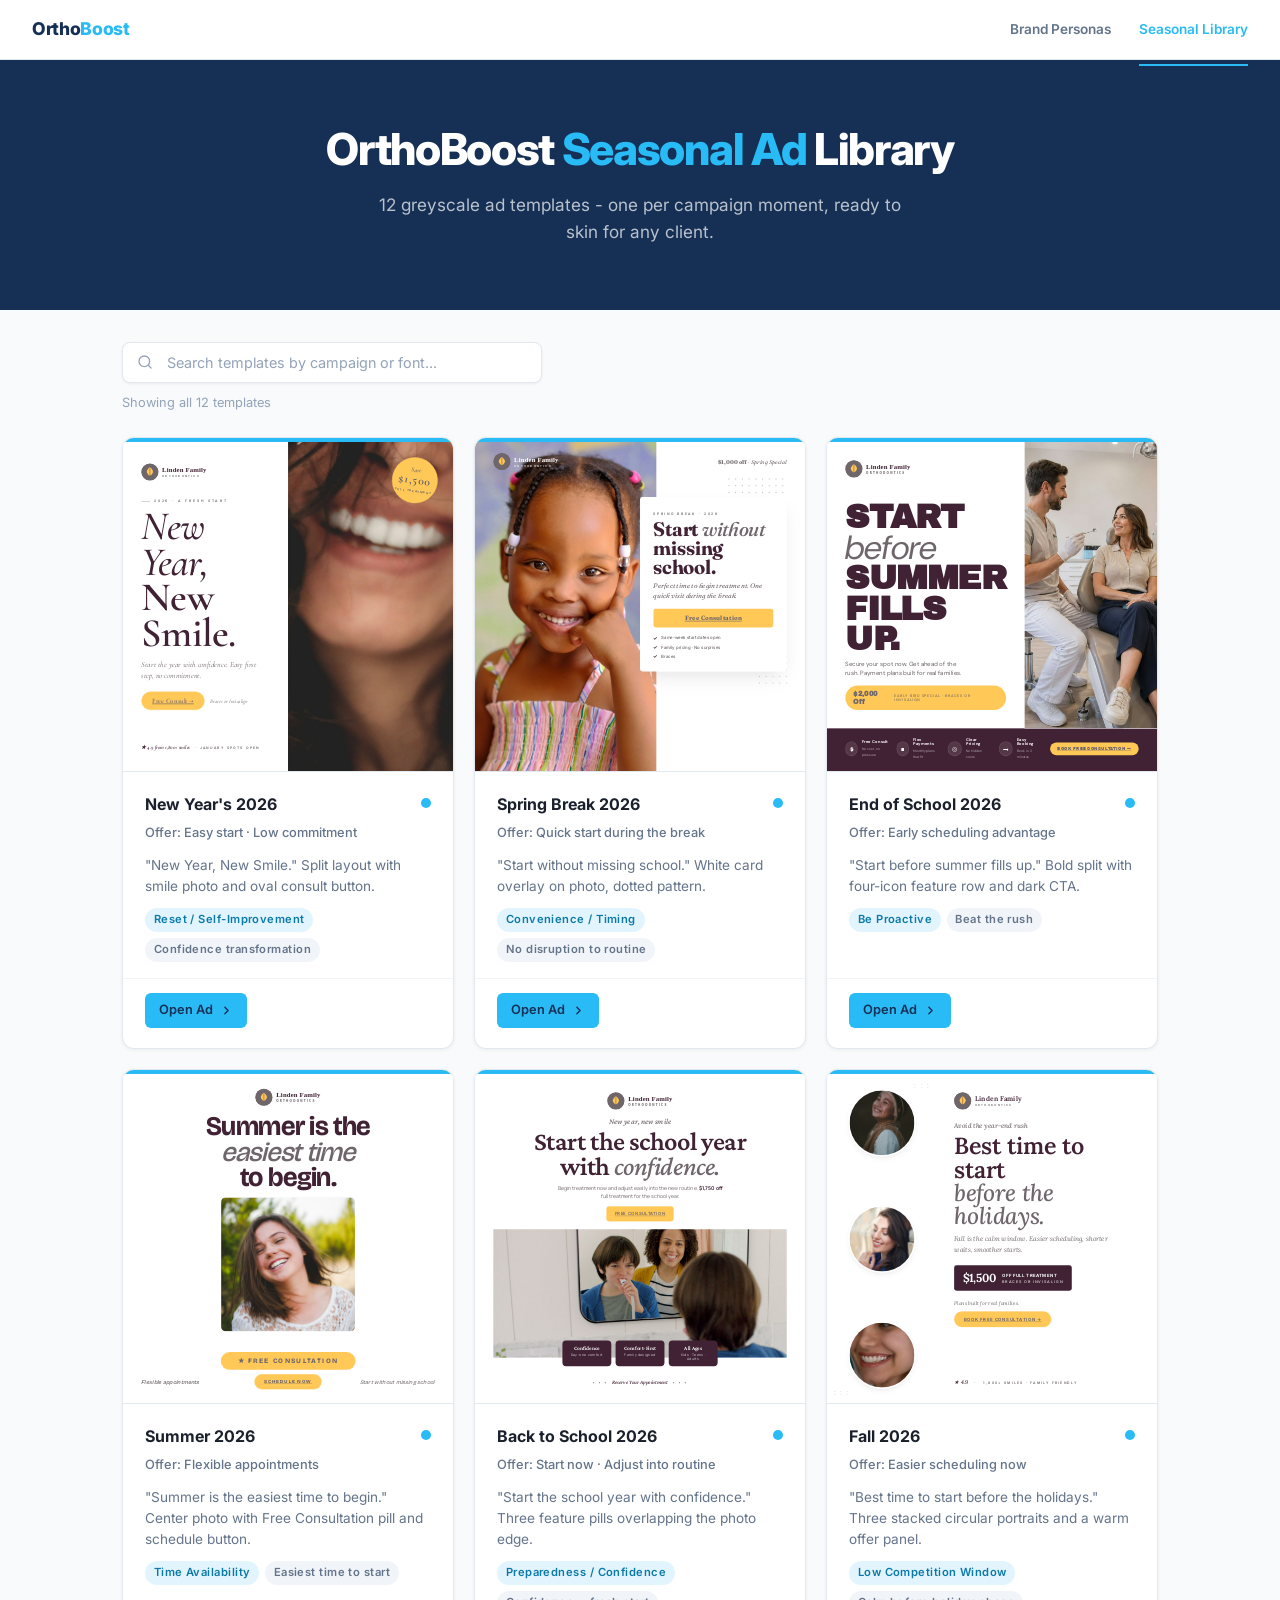
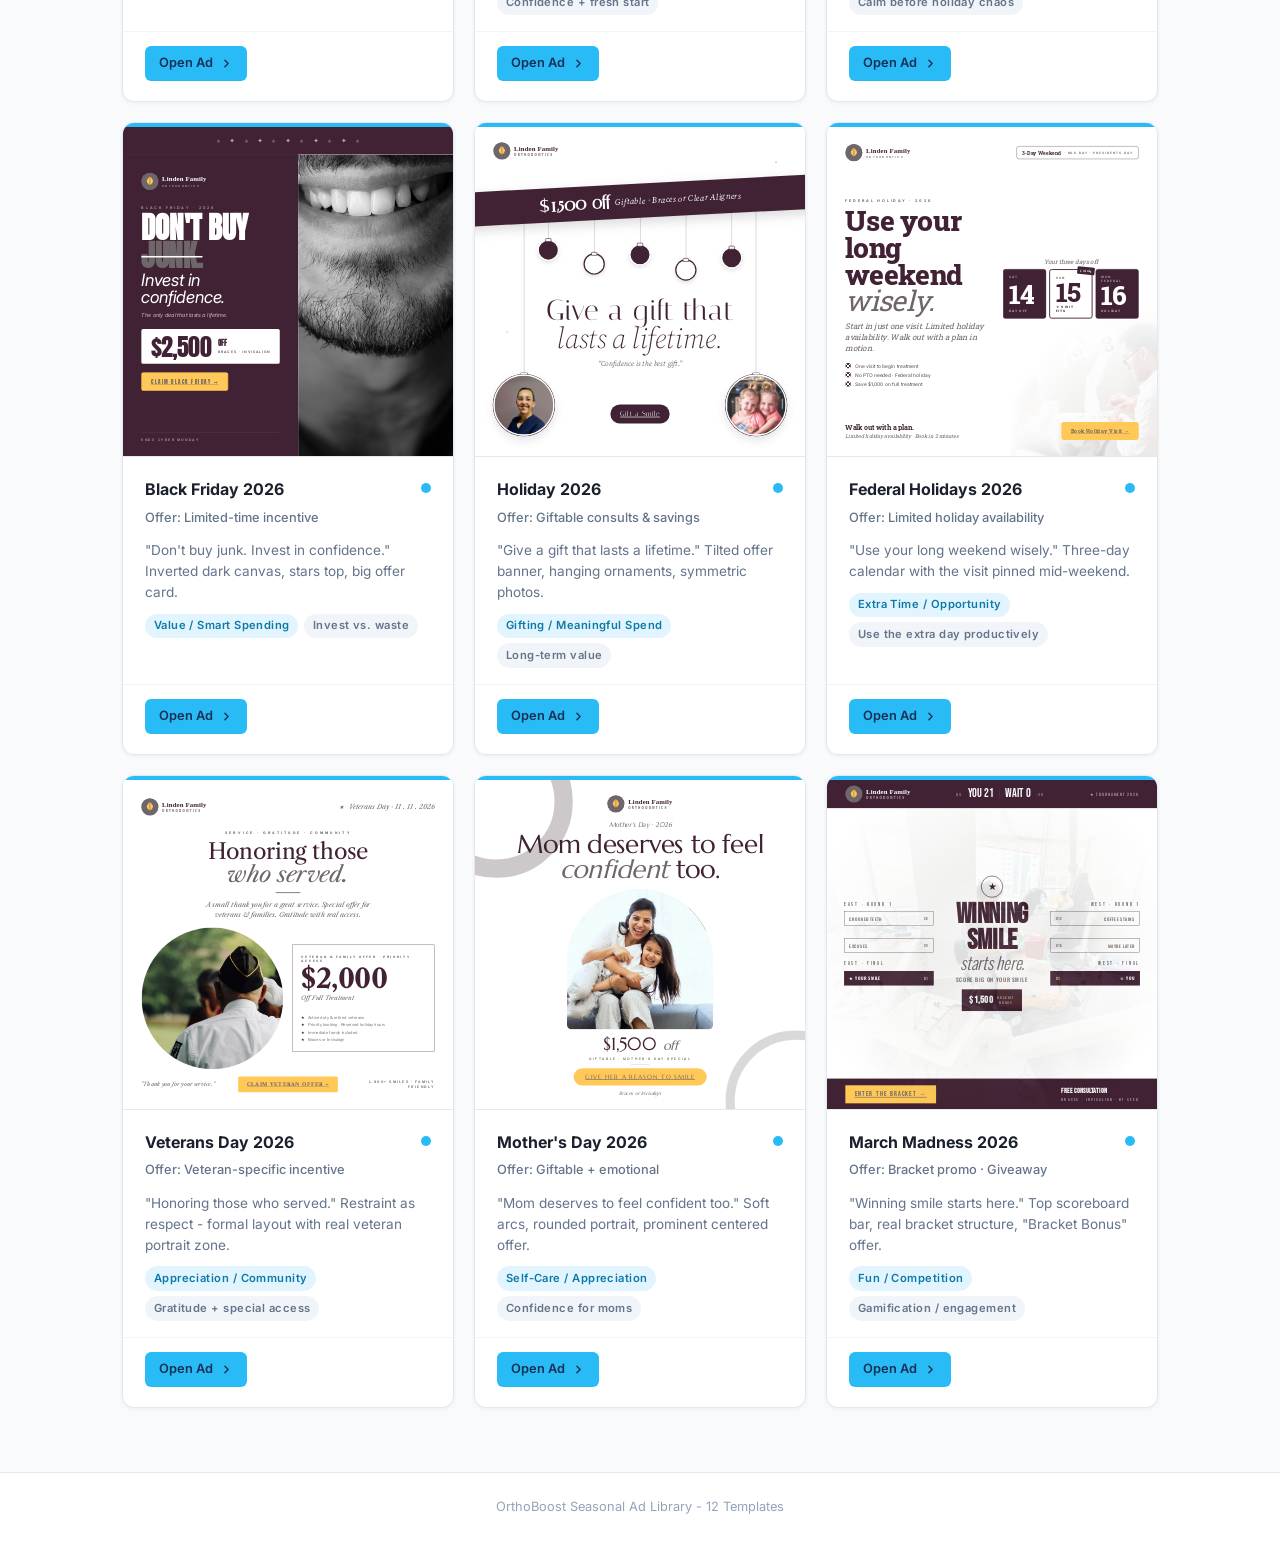
<file: index.html>
<!DOCTYPE html>
<html lang="en">
<head>
<meta charset="UTF-8">
<meta name="viewport" content="width=device-width, initial-scale=1.0">
<title>OrthoBoost Seasonal Ad Library</title>
<link rel="preconnect" href="https://fonts.googleapis.com">
<link rel="preconnect" href="https://fonts.gstatic.com" crossorigin>
<link href="https://fonts.googleapis.com/css2?family=Inter:wght@300;400;500;600;700;800&display=swap" rel="stylesheet">
<style>
  *, *::before, *::after { box-sizing: border-box; margin: 0; padding: 0; }
  body { font-family: 'Inter', sans-serif; background: #f8fafc; color: #64748b; line-height: 1.6; }

  /* NAV - shared internal-tools nav, matches Brand Personas page */
  .navbar {
    background: #ffffff;
    border-bottom: 1px solid #e2e8f0;
    padding: 0 2rem;
    height: 60px;
    display: flex;
    align-items: center;
    gap: 2rem;
    position: sticky;
    top: 0;
    z-index: 100;
  }
  .navbar-logo {
    font-size: 1.1rem;
    font-weight: 800;
    color: #163055;
    text-decoration: none;
    letter-spacing: -0.02em;
  }
  .navbar-logo span { color: #29bbf6; }
  .navbar-links {
    display: flex;
    gap: 1.75rem;
    margin-left: auto;
  }
  .navbar-links a {
    font-size: 0.85rem;
    font-weight: 600;
    color: #64748b;
    text-decoration: none;
    transition: color 0.15s;
    padding: 0.4rem 0;
    position: relative;
  }
  .navbar-links a:hover { color: #163055; }
  .navbar-links a.active {
    color: #29bbf6;
  }
  .navbar-links a.active::after {
    content: "";
    position: absolute;
    left: 0; right: 0; bottom: -19px;
    height: 2px;
    background: #29bbf6;
  }

  /* HERO - matches Brand Personas page exactly */
  .hero {
    background: #163055;
    padding: 4rem 2rem;
    text-align: center;
  }
  .hero-title {
    font-size: clamp(1.75rem, 4vw, 2.75rem);
    font-weight: 800;
    color: #ffffff;
    letter-spacing: -0.03em;
    line-height: 1.15;
    margin-bottom: 1rem;
  }
  .hero-title span { color: #29bbf6; }
  .hero-subtitle {
    font-size: 1.075rem;
    color: rgba(255,255,255,0.7);
    max-width: 540px;
    margin: 0 auto;
    font-weight: 400;
  }

  /* SEARCH - matches Brand Personas page */
  .search-bar-wrap {
    max-width: 1100px;
    margin: 0 auto;
    padding: 2rem 2rem 0;
  }
  .search-input {
    width: 100%;
    max-width: 420px;
    padding: 0.7rem 1rem 0.7rem 2.75rem;
    border: 1px solid #e2e8f0;
    border-radius: 8px;
    font-family: 'Inter', sans-serif;
    font-size: 0.9rem;
    color: #1a202c;
    background: #ffffff url("data:image/svg+xml,%3Csvg xmlns='http://www.w3.org/2000/svg' width='16' height='16' viewBox='0 0 24 24' fill='none' stroke='%2394a3b8' stroke-width='2' stroke-linecap='round' stroke-linejoin='round'%3E%3Ccircle cx='11' cy='11' r='8'/%3E%3Cline x1='21' y1='21' x2='16.65' y2='16.65'/%3E%3C/svg%3E") no-repeat 0.85rem center;
    box-shadow: 0 1px 3px rgba(0,0,0,0.06);
    outline: none;
    transition: border-color 0.15s, box-shadow 0.15s;
  }
  .search-input:focus {
    border-color: #29bbf6;
    box-shadow: 0 0 0 3px rgba(41,187,246,0.12);
  }
  .search-input::placeholder { color: #94a3b8; }
  .search-count {
    font-size: 0.8rem;
    color: #94a3b8;
    margin-top: 0.6rem;
  }

  /* GRID - matches Brand Personas page */
  .grid-wrap {
    max-width: 1100px;
    margin: 0 auto;
    padding: 1.5rem 2rem 4rem;
  }
  .ad-grid {
    display: grid;
    grid-template-columns: repeat(3, 1fr);
    gap: 1.25rem;
  }

  /* AD CARDS - same shape as persona cards, with iframe preview at top */
  .ad-card {
    background: #ffffff;
    border: 1px solid #e2e8f0;
    border-radius: 12px;
    overflow: hidden;
    box-shadow: 0 1px 4px rgba(0,0,0,0.06);
    transition: box-shadow 0.2s, transform 0.2s;
    display: flex;
    flex-direction: column;
  }
  .ad-card:hover {
    box-shadow: 0 6px 20px rgba(0,0,0,0.1);
    transform: translateY(-2px);
  }
  .card-accent-bar { height: 4px; width: 100%; }
  .ad-preview {
    width: 100%;
    aspect-ratio: 1 / 1;
    background: #f1f5f9;
    border-bottom: 1px solid #e2e8f0;
    overflow: hidden;
    position: relative;
  }
  .ad-preview iframe {
    width: 1080px;
    height: 1080px;
    border: 0;
    transform-origin: 0 0;
    transform: scale(var(--ob-scale, 0.34));
    pointer-events: none;
    display: block;
  }
  .card-body {
    padding: 1.375rem 1.375rem 1rem;
    flex: 1;
  }
  .card-header {
    display: flex;
    align-items: flex-start;
    justify-content: space-between;
    gap: 0.75rem;
    margin-bottom: 0.5rem;
  }
  .card-name {
    font-size: 1rem;
    font-weight: 700;
    color: #1a202c;
    line-height: 1.3;
  }
  .card-dot {
    width: 10px; height: 10px;
    border-radius: 50%;
    flex-shrink: 0;
    margin-top: 0.25rem;
  }
  .card-subtitle {
    font-size: 0.8rem;
    font-weight: 500;
    color: #64748b;
    margin-bottom: 0.75rem;
  }
  .card-snippet {
    font-size: 0.85rem;
    color: #64748b;
    line-height: 1.55;
  }
  .ad-tags {
    display: flex;
    flex-wrap: wrap;
    gap: 0.35rem;
    margin-top: 0.65rem;
  }
  .ad-tag {
    font-size: 0.7rem;
    font-weight: 600;
    letter-spacing: 0.04em;
    padding: 0.2rem 0.55rem;
    border-radius: 999px;
    background: #e2f5fe;
    color: #0c7aa8;
  }
  .ad-tag--neutral {
    background: #f1f5f9;
    color: #64748b;
  }
  .card-footer {
    padding: 0.875rem 1.375rem 1.25rem;
    border-top: 1px solid #f1f5f9;
    margin-top: auto;
  }
  .card-link {
    display: inline-flex;
    align-items: center;
    gap: 0.4rem;
    font-size: 0.8rem;
    font-weight: 600;
    text-decoration: none;
    padding: 0.45rem 0.9rem;
    border-radius: 6px;
    color: #163055;
    background: #29bbf6;
    transition: opacity 0.15s;
  }
  .card-link:hover { opacity: 0.88; }

  /* NO RESULTS - matches Brand Personas page */
  .no-results {
    display: none;
    text-align: center;
    padding: 3rem 2rem;
    color: #94a3b8;
    font-size: 0.95rem;
  }
  .no-results.visible { display: block; }

  /* FOOTER - matches Brand Personas page */
  .page-footer {
    text-align: center;
    padding: 1.5rem 2rem;
    font-size: 0.8rem;
    color: #94a3b8;
    border-top: 1px solid #e2e8f0;
    background: #ffffff;
  }

  @media (max-width: 900px) { .ad-grid { grid-template-columns: repeat(2, 1fr); } }
  @media (max-width: 560px) {
    .ad-grid { grid-template-columns: 1fr; }
    .navbar-links { gap: 1rem; }
    .navbar-links a { font-size: 0.75rem; }
  }
</style>
</head>
<body>

<nav class="navbar">
  <a href="https://jules-orthoboost.github.io/Brand-Personas/index.html" class="navbar-logo">Ortho<span>Boost</span></a>
  <div class="navbar-links">
    <a href="https://jules-orthoboost.github.io/Brand-Personas/index.html">Brand Personas</a>
    <a href="index.html" class="active">Seasonal Library</a>
  </div>
</nav>

<section class="hero">
  <h1 class="hero-title">OrthoBoost <span>Seasonal Ad</span> Library</h1>
  <p class="hero-subtitle">12 greyscale ad templates - one per campaign moment, ready to skin for any client.</p>
</section>

<div class="search-bar-wrap">
  <input type="text" class="search-input" id="searchInput" placeholder="Search templates by campaign or font..." autocomplete="off">
  <div class="search-count" id="searchCount">Showing all 12 templates</div>
</div>

<div class="grid-wrap">
  <div class="ad-grid" id="adGrid">

    <div class="ad-card" data-name="new year's reset self improvement confidence transformation easy start low commitment">
      <div class="card-accent-bar" style="background:#29bbf6;"></div>
      <div class="ad-preview"><iframe src="new-years-2026.html" loading="lazy"></iframe></div>
      <div class="card-body">
        <div class="card-header">
          <div class="card-name">New Year's 2026</div>
          <div class="card-dot" style="background:#29bbf6;"></div>
        </div>
        <div class="card-subtitle">Offer: Easy start · Low commitment</div>
        <div class="card-snippet">"New Year, New Smile." Split layout with smile photo and oval consult button.</div>
        <div class="ad-tags">
          <span class="ad-tag">Reset / Self-Improvement</span>
          <span class="ad-tag ad-tag--neutral">Confidence transformation</span>
        </div>
      </div>
      <div class="card-footer">
        <a href="new-years-2026.html" class="card-link" target="_blank" rel="noopener">
          Open Ad
          <svg width="13" height="13" viewBox="0 0 24 24" fill="none" stroke="currentColor" stroke-width="2.5" stroke-linecap="round" stroke-linejoin="round"><polyline points="9 18 15 12 9 6"/></svg>
        </a>
      </div>
    </div>

    <div class="ad-card" data-name="spring break convenience timing no disruption routine quick easy start during break">
      <div class="card-accent-bar" style="background:#29bbf6;"></div>
      <div class="ad-preview"><iframe src="spring-break-2026.html" loading="lazy"></iframe></div>
      <div class="card-body">
        <div class="card-header">
          <div class="card-name">Spring Break 2026</div>
          <div class="card-dot" style="background:#29bbf6;"></div>
        </div>
        <div class="card-subtitle">Offer: Quick start during the break</div>
        <div class="card-snippet">"Start without missing school." White card overlay on photo, dotted pattern.</div>
        <div class="ad-tags">
          <span class="ad-tag">Convenience / Timing</span>
          <span class="ad-tag ad-tag--neutral">No disruption to routine</span>
        </div>
      </div>
      <div class="card-footer">
        <a href="spring-break-2026.html" class="card-link" target="_blank" rel="noopener">
          Open Ad
          <svg width="13" height="13" viewBox="0 0 24 24" fill="none" stroke="currentColor" stroke-width="2.5" stroke-linecap="round" stroke-linejoin="round"><polyline points="9 18 15 12 9 6"/></svg>
        </a>
      </div>
    </div>

    <div class="ad-card" data-name="end of school proactive beat the rush early scheduling advantage">
      <div class="card-accent-bar" style="background:#29bbf6;"></div>
      <div class="ad-preview"><iframe src="end-of-school-2026.html" loading="lazy"></iframe></div>
      <div class="card-body">
        <div class="card-header">
          <div class="card-name">End of School 2026</div>
          <div class="card-dot" style="background:#29bbf6;"></div>
        </div>
        <div class="card-subtitle">Offer: Early scheduling advantage</div>
        <div class="card-snippet">"Start before summer fills up." Bold split with four-icon feature row and dark CTA.</div>
        <div class="ad-tags">
          <span class="ad-tag">Be Proactive</span>
          <span class="ad-tag ad-tag--neutral">Beat the rush</span>
        </div>
      </div>
      <div class="card-footer">
        <a href="end-of-school-2026.html" class="card-link" target="_blank" rel="noopener">
          Open Ad
          <svg width="13" height="13" viewBox="0 0 24 24" fill="none" stroke="currentColor" stroke-width="2.5" stroke-linecap="round" stroke-linejoin="round"><polyline points="9 18 15 12 9 6"/></svg>
        </a>
      </div>
    </div>

    <div class="ad-card" data-name="summer time availability easiest start flexible appointments">
      <div class="card-accent-bar" style="background:#29bbf6;"></div>
      <div class="ad-preview"><iframe src="summer-2026.html" loading="lazy"></iframe></div>
      <div class="card-body">
        <div class="card-header">
          <div class="card-name">Summer 2026</div>
          <div class="card-dot" style="background:#29bbf6;"></div>
        </div>
        <div class="card-subtitle">Offer: Flexible appointments</div>
        <div class="card-snippet">"Summer is the easiest time to begin." Center photo with Free Consultation pill and schedule button.</div>
        <div class="ad-tags">
          <span class="ad-tag">Time Availability</span>
          <span class="ad-tag ad-tag--neutral">Easiest time to start</span>
        </div>
      </div>
      <div class="card-footer">
        <a href="summer-2026.html" class="card-link" target="_blank" rel="noopener">
          Open Ad
          <svg width="13" height="13" viewBox="0 0 24 24" fill="none" stroke="currentColor" stroke-width="2.5" stroke-linecap="round" stroke-linejoin="round"><polyline points="9 18 15 12 9 6"/></svg>
        </a>
      </div>
    </div>

    <div class="ad-card" data-name="back to school preparedness confidence fresh start adjust into routine">
      <div class="card-accent-bar" style="background:#29bbf6;"></div>
      <div class="ad-preview"><iframe src="back-to-school-2026.html" loading="lazy"></iframe></div>
      <div class="card-body">
        <div class="card-header">
          <div class="card-name">Back to School 2026</div>
          <div class="card-dot" style="background:#29bbf6;"></div>
        </div>
        <div class="card-subtitle">Offer: Start now · Adjust into routine</div>
        <div class="card-snippet">"Start the school year with confidence." Three feature pills overlapping the photo edge.</div>
        <div class="ad-tags">
          <span class="ad-tag">Preparedness / Confidence</span>
          <span class="ad-tag ad-tag--neutral">Confidence + fresh start</span>
        </div>
      </div>
      <div class="card-footer">
        <a href="back-to-school-2026.html" class="card-link" target="_blank" rel="noopener">
          Open Ad
          <svg width="13" height="13" viewBox="0 0 24 24" fill="none" stroke="currentColor" stroke-width="2.5" stroke-linecap="round" stroke-linejoin="round"><polyline points="9 18 15 12 9 6"/></svg>
        </a>
      </div>
    </div>

    <div class="ad-card" data-name="fall low competition window calm before holiday chaos easier scheduling">
      <div class="card-accent-bar" style="background:#29bbf6;"></div>
      <div class="ad-preview"><iframe src="fall-2026.html" loading="lazy"></iframe></div>
      <div class="card-body">
        <div class="card-header">
          <div class="card-name">Fall 2026</div>
          <div class="card-dot" style="background:#29bbf6;"></div>
        </div>
        <div class="card-subtitle">Offer: Easier scheduling now</div>
        <div class="card-snippet">"Best time to start before the holidays." Three stacked circular portraits and a warm offer panel.</div>
        <div class="ad-tags">
          <span class="ad-tag">Low Competition Window</span>
          <span class="ad-tag ad-tag--neutral">Calm before holiday chaos</span>
        </div>
      </div>
      <div class="card-footer">
        <a href="fall-2026.html" class="card-link" target="_blank" rel="noopener">
          Open Ad
          <svg width="13" height="13" viewBox="0 0 24 24" fill="none" stroke="currentColor" stroke-width="2.5" stroke-linecap="round" stroke-linejoin="round"><polyline points="9 18 15 12 9 6"/></svg>
        </a>
      </div>
    </div>

    <div class="ad-card" data-name="black friday value smart spending invest vs waste limited time incentive">
      <div class="card-accent-bar" style="background:#29bbf6;"></div>
      <div class="ad-preview"><iframe src="black-friday-2026.html" loading="lazy"></iframe></div>
      <div class="card-body">
        <div class="card-header">
          <div class="card-name">Black Friday 2026</div>
          <div class="card-dot" style="background:#29bbf6;"></div>
        </div>
        <div class="card-subtitle">Offer: Limited-time incentive</div>
        <div class="card-snippet">"Don't buy junk. Invest in confidence." Inverted dark canvas, stars top, big offer card.</div>
        <div class="ad-tags">
          <span class="ad-tag">Value / Smart Spending</span>
          <span class="ad-tag ad-tag--neutral">Invest vs. waste</span>
        </div>
      </div>
      <div class="card-footer">
        <a href="black-friday-2026.html" class="card-link" target="_blank" rel="noopener">
          Open Ad
          <svg width="13" height="13" viewBox="0 0 24 24" fill="none" stroke="currentColor" stroke-width="2.5" stroke-linecap="round" stroke-linejoin="round"><polyline points="9 18 15 12 9 6"/></svg>
        </a>
      </div>
    </div>

    <div class="ad-card" data-name="holiday gifting meaningful spend long term value giftable consultation savings">
      <div class="card-accent-bar" style="background:#29bbf6;"></div>
      <div class="ad-preview"><iframe src="holiday-2026.html" loading="lazy"></iframe></div>
      <div class="card-body">
        <div class="card-header">
          <div class="card-name">Holiday 2026</div>
          <div class="card-dot" style="background:#29bbf6;"></div>
        </div>
        <div class="card-subtitle">Offer: Giftable consults & savings</div>
        <div class="card-snippet">"Give a gift that lasts a lifetime." Tilted offer banner, hanging ornaments, symmetric photos.</div>
        <div class="ad-tags">
          <span class="ad-tag">Gifting / Meaningful Spend</span>
          <span class="ad-tag ad-tag--neutral">Long-term value</span>
        </div>
      </div>
      <div class="card-footer">
        <a href="holiday-2026.html" class="card-link" target="_blank" rel="noopener">
          Open Ad
          <svg width="13" height="13" viewBox="0 0 24 24" fill="none" stroke="currentColor" stroke-width="2.5" stroke-linecap="round" stroke-linejoin="round"><polyline points="9 18 15 12 9 6"/></svg>
        </a>
      </div>
    </div>

    <div class="ad-card" data-name="federal holidays extra time opportunity long weekend use extra day productively">
      <div class="card-accent-bar" style="background:#29bbf6;"></div>
      <div class="ad-preview"><iframe src="federal-holidays-2026.html" loading="lazy"></iframe></div>
      <div class="card-body">
        <div class="card-header">
          <div class="card-name">Federal Holidays 2026</div>
          <div class="card-dot" style="background:#29bbf6;"></div>
        </div>
        <div class="card-subtitle">Offer: Limited holiday availability</div>
        <div class="card-snippet">"Use your long weekend wisely." Three-day calendar with the visit pinned mid-weekend.</div>
        <div class="ad-tags">
          <span class="ad-tag">Extra Time / Opportunity</span>
          <span class="ad-tag ad-tag--neutral">Use the extra day productively</span>
        </div>
      </div>
      <div class="card-footer">
        <a href="federal-holidays-2026.html" class="card-link" target="_blank" rel="noopener">
          Open Ad
          <svg width="13" height="13" viewBox="0 0 24 24" fill="none" stroke="currentColor" stroke-width="2.5" stroke-linecap="round" stroke-linejoin="round"><polyline points="9 18 15 12 9 6"/></svg>
        </a>
      </div>
    </div>

    <div class="ad-card" data-name="veterans day appreciation community gratitude special access veteran specific incentive">
      <div class="card-accent-bar" style="background:#29bbf6;"></div>
      <div class="ad-preview"><iframe src="veterans-day-2026.html" loading="lazy"></iframe></div>
      <div class="card-body">
        <div class="card-header">
          <div class="card-name">Veterans Day 2026</div>
          <div class="card-dot" style="background:#29bbf6;"></div>
        </div>
        <div class="card-subtitle">Offer: Veteran-specific incentive</div>
        <div class="card-snippet">"Honoring those who served." Restraint as respect - formal layout with real veteran portrait zone.</div>
        <div class="ad-tags">
          <span class="ad-tag">Appreciation / Community</span>
          <span class="ad-tag ad-tag--neutral">Gratitude + special access</span>
        </div>
      </div>
      <div class="card-footer">
        <a href="veterans-day-2026.html" class="card-link" target="_blank" rel="noopener">
          Open Ad
          <svg width="13" height="13" viewBox="0 0 24 24" fill="none" stroke="currentColor" stroke-width="2.5" stroke-linecap="round" stroke-linejoin="round"><polyline points="9 18 15 12 9 6"/></svg>
        </a>
      </div>
    </div>

    <div class="ad-card" data-name="mothers day self care appreciation confidence for moms giftable emotional">
      <div class="card-accent-bar" style="background:#29bbf6;"></div>
      <div class="ad-preview"><iframe src="mothers-day-2026.html" loading="lazy"></iframe></div>
      <div class="card-body">
        <div class="card-header">
          <div class="card-name">Mother's Day 2026</div>
          <div class="card-dot" style="background:#29bbf6;"></div>
        </div>
        <div class="card-subtitle">Offer: Giftable + emotional</div>
        <div class="card-snippet">"Mom deserves to feel confident too." Soft arcs, rounded portrait, prominent centered offer.</div>
        <div class="ad-tags">
          <span class="ad-tag">Self-Care / Appreciation</span>
          <span class="ad-tag ad-tag--neutral">Confidence for moms</span>
        </div>
      </div>
      <div class="card-footer">
        <a href="mothers-day-2026.html" class="card-link" target="_blank" rel="noopener">
          Open Ad
          <svg width="13" height="13" viewBox="0 0 24 24" fill="none" stroke="currentColor" stroke-width="2.5" stroke-linecap="round" stroke-linejoin="round"><polyline points="9 18 15 12 9 6"/></svg>
        </a>
      </div>
    </div>

    <div class="ad-card" data-name="march madness fun competition gamification engagement bracket giveaway promo">
      <div class="card-accent-bar" style="background:#29bbf6;"></div>
      <div class="ad-preview"><iframe src="march-madness-2026.html" loading="lazy"></iframe></div>
      <div class="card-body">
        <div class="card-header">
          <div class="card-name">March Madness 2026</div>
          <div class="card-dot" style="background:#29bbf6;"></div>
        </div>
        <div class="card-subtitle">Offer: Bracket promo · Giveaway</div>
        <div class="card-snippet">"Winning smile starts here." Top scoreboard bar, real bracket structure, "Bracket Bonus" offer.</div>
        <div class="ad-tags">
          <span class="ad-tag">Fun / Competition</span>
          <span class="ad-tag ad-tag--neutral">Gamification / engagement</span>
        </div>
      </div>
      <div class="card-footer">
        <a href="march-madness-2026.html" class="card-link" target="_blank" rel="noopener">
          Open Ad
          <svg width="13" height="13" viewBox="0 0 24 24" fill="none" stroke="currentColor" stroke-width="2.5" stroke-linecap="round" stroke-linejoin="round"><polyline points="9 18 15 12 9 6"/></svg>
        </a>
      </div>
    </div>

  </div>
  <div class="no-results" id="noResults">No templates match your search.</div>
</div>

<footer class="page-footer">
  OrthoBoost Seasonal Ad Library - 12 Templates
</footer>

<script>
  const input = document.getElementById('searchInput');
  const cards = document.querySelectorAll('.ad-card');
  const countEl = document.getElementById('searchCount');
  const noResults = document.getElementById('noResults');

  input.addEventListener('input', function() {
    const query = this.value.trim().toLowerCase();
    let visible = 0;
    cards.forEach(function(card) {
      const text = card.getAttribute('data-name');
      const match = !query || text.includes(query);
      card.style.display = match ? '' : 'none';
      if (match) visible++;
    });
    countEl.textContent = query
      ? 'Showing ' + visible + ' of 12 templates'
      : 'Showing all 12 templates';
    noResults.classList.toggle('visible', visible === 0);
  });

  // Scale each ad iframe to fit its preview box exactly
  (function() {
    const previews = document.querySelectorAll('.ad-preview');
    function fit() {
      previews.forEach(function(p) {
        const w = p.clientWidth;
        if (w > 0) p.style.setProperty('--ob-scale', (w / 1080).toFixed(4));
      });
    }
    fit();
    window.addEventListener('resize', fit);
    window.addEventListener('load', fit);
  })();
</script>

</body>
</html>
                                                                                                                                                                                                                                                                                                                                                                                                                                                                                                                                                                                                                                                                                                                                                                                                                                                                                                                                                                                                                                                                                                                                                                                                                                                                                                                                                                                                                                                                                                                                                                                                                                                                                                                                                                                                                                                                                                                                                                                                                                                                                                                                                                                                                                                                                                                                                                                                                                                                                                                                                                                                                                                                                                                                                                                                                                                                                                                                                                                                                                                                                                                                                                                                                                                                                                                                                                                                                                                                      
</file>
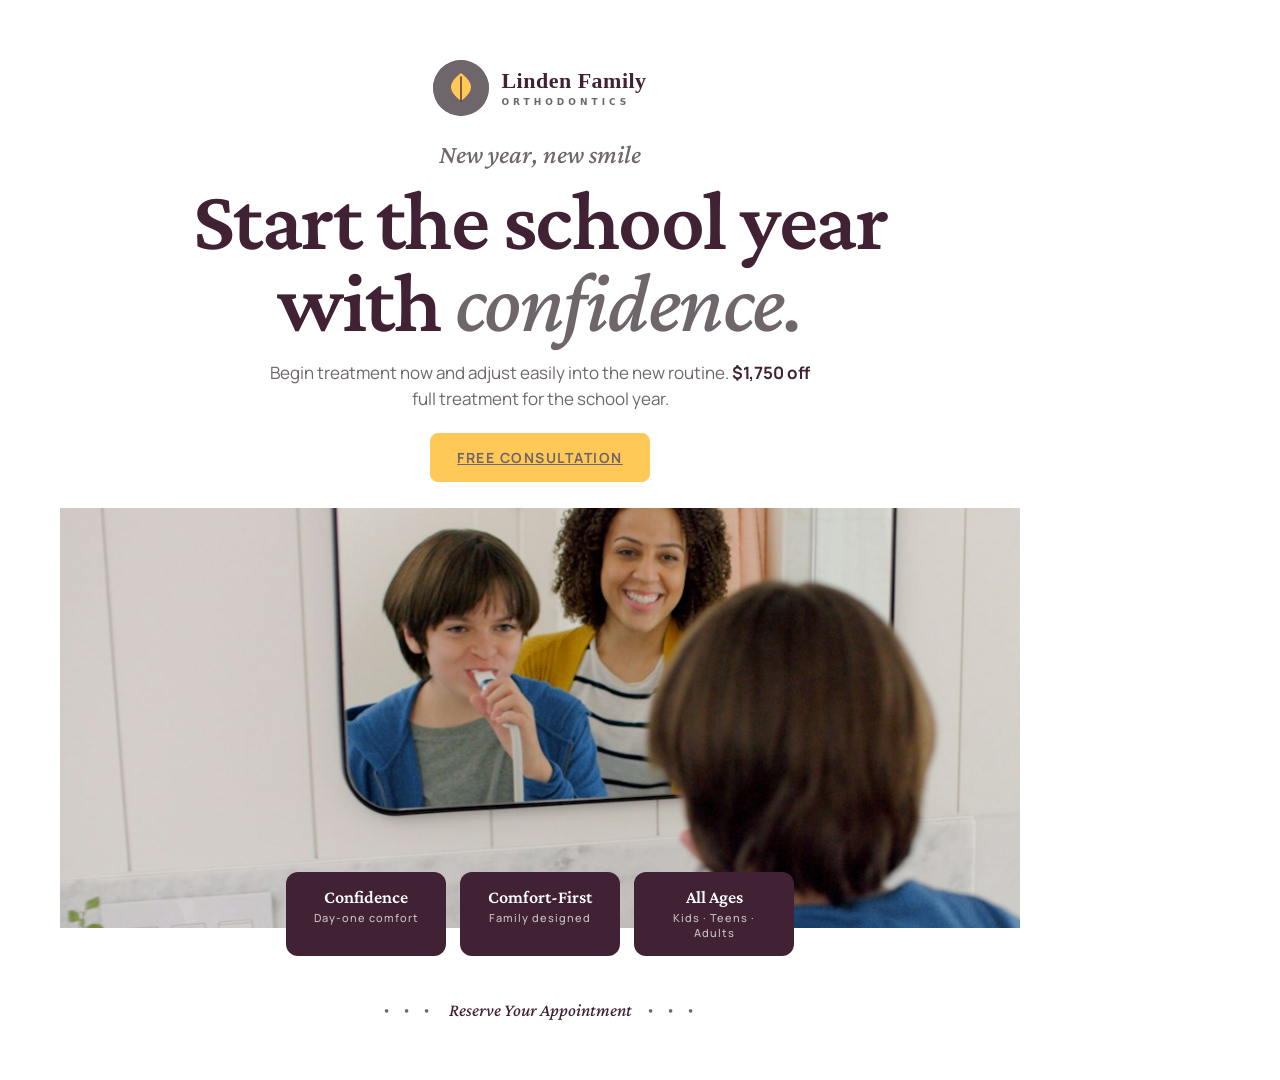
<file: back-to-school-2026.html>
<!DOCTYPE html>
<html lang="en">
<head>
<meta charset="UTF-8" />
<title>Linden Family · Back to School 2026</title>
<!--
  Campaign: Back to School 2026
  Font: Crimson Pro (display) + Manrope (UI)
  Reference: Larson Family Orthodontics - logo top center, big headline, photo with rounded edges, three feature pills, "RESERVE YOUR APPOINTMENT" footer
  Boss copy (verbatim):
    Headline: "Start the school year with confidence"
    Sub:      "New year, new smile"
-->
<link rel="preconnect" href="https://fonts.googleapis.com">
<link rel="preconnect" href="https://fonts.gstatic.com" crossorigin>
<link href="https://fonts.googleapis.com/css2?family=Crimson+Pro:ital,wght@0,300..900;1,300..900&family=Manrope:wght@400..800&display=swap" rel="stylesheet">
<style>
  /* ============================================================
     LINDEN FAMILY ORTHODONTICS - BRANDED DEMO (Terracotta + Sage)
     Fake brand applied to seasonal template. See BRAND-KIT.md.
     ============================================================ */
  :root {
    --ink: #412234;
    --charcoal: #6F666B;
    --graphite: #6F666B;
    --mid: #6F666B;
    --line: #FFFFFF;
    --soft: #FFFFFF;
    --paper: #FFFFFF;
    --bone: #FFFFFF;
  }
  *,*::before,*::after { box-sizing: border-box; margin: 0; padding: 0; }
  html, body {
    width: 1080px; height: 1080px;
    overflow: hidden;
    background: #FFFFFF;
    font-family: 'Manrope', system-ui, sans-serif;
    -webkit-font-smoothing: antialiased;
  }
  body {
    display: flex; justify-content: center; align-items: center;
  }
  .ad {
    width: 1080px; height: 1080px;
    background: var(--paper); color: var(--ink);
    position: relative; overflow: hidden;
    box-shadow: 0 30px 80px -20px rgba(111,102,107,.25);
    padding: 60px;
    display: grid;
    grid-template-rows: auto auto 1fr auto;
  }

  /* Logo top center */
  .logo {
    display: flex; align-items: center; gap: 14px;
    justify-content: center;
  }
  .logo__mark {
    width: 56px; height: 56px;
    background: var(--ink); color: var(--paper);
    border-radius: 50%;
    display: grid; place-items: center;
    font-family: 'Crimson Pro', serif;
    font-weight: 700; font-size: 26px;
  }
  .logo__type {
    font-family: 'Crimson Pro', serif;
    font-weight: 700; font-size: 26px;
    letter-spacing: 1px; line-height: 1;
  }
  .logo__type small {
    display: block; font-family: 'Manrope', sans-serif;
    font-size: 9px; letter-spacing: 5px;
    text-transform: uppercase; color: var(--mid);
    font-weight: 600; margin-top: 5px;
  }

  /* Hero block */
  .hero {
    text-align: center;
    margin-top: 24px;
  }
  .hero__eyebrow {
    font-family: 'Crimson Pro', serif;
    font-style: italic;
    font-size: 26px; color: var(--charcoal);
    font-weight: 500;
    margin-bottom: 10px;
  }
  .hero h1 {
    font-family: 'Crimson Pro', serif;
    font-weight: 600;
    font-size: 86px; line-height: .95;
    letter-spacing: -1.5px;
  }
  .hero h1 em {
    font-style: italic; font-weight: 500;
    color: var(--charcoal);
  }
  .hero__sub {
    margin: 18px auto 0;
    font-family: 'Manrope', sans-serif;
    font-size: 17px; color: var(--graphite);
    line-height: 1.5; max-width: 540px;
  }
  .hero__sub b { color: var(--ink); font-weight: 700; }

  .free-pill {
    margin-top: 22px;
    display: inline-flex; align-items: center; gap: 10px;
    background: var(--paper);
    border: 1.5px solid var(--ink);
    color: var(--ink);
    padding: 14px 26px;
    border-radius: 8px;
    font-family: 'Manrope', sans-serif;
    font-weight: 700;
    font-size: 14px; letter-spacing: 1.5px;
    text-transform: uppercase;
  }

  /* Photo with rounded edges */
  .photo-wrap {
    margin: 26px 0 56px;
    position: relative;
  }
  .photo {
    width: 100%; height: 380px;
    border-radius: 100px 100px 16px 16px;
    background: var(--soft);
    background-image:
      repeating-linear-gradient(-45deg,
        rgba(111,102,107,.04) 0,
        rgba(111,102,107,.04) 1px,
        transparent 1px,
        transparent 14px);
    border: 1px solid var(--line);
    display: grid; place-items: center;
  }
  .photo__lbl {
    background: var(--paper);
    border: 1px solid var(--line);
    padding: 12px 18px;
    border-radius: 999px;
    font-size: 10px; letter-spacing: 5px;
    text-transform: uppercase; color: var(--mid);
    font-weight: 700;
  }

  /* Three feature pills overlapping bottom of photo */
  .pills {
    position: absolute;
    bottom: -28px; left: 50%;
    transform: translateX(-50%);
    display: flex; gap: 14px;
    z-index: 5;
  }
  .pill {
    background: var(--ink); color: var(--paper);
    padding: 16px 22px;
    border-radius: 12px;
    text-align: center;
    min-width: 160px;
  }
  .pill b {
    font-family: 'Crimson Pro', serif;
    font-weight: 600;
    font-size: 18px; line-height: 1;
    display: block;
  }
  .pill span {
    font-family: 'Manrope', sans-serif;
    font-size: 11px; letter-spacing: 1px;
    color: rgba(255,255,255,.72); font-weight: 500;
    margin-top: 4px; display: block;
  }

  /* Footer reservation strip */
  .reserve {
    text-align: center;
    font-family: 'Manrope', sans-serif;
    font-size: 13px; letter-spacing: 6px;
    text-transform: uppercase;
    color: var(--mid); font-weight: 700;
    padding-top: 16px;
    display: flex; align-items: center; justify-content: center;
    gap: 14px;
  }
  .reserve b {
    font-family: 'Crimson Pro', serif;
    font-style: italic;
    font-size: 18px; letter-spacing: 0;
    color: var(--ink); font-weight: 500;
    text-transform: none;
  }
  .reserve .dots { color: var(--mid); letter-spacing: 4px;}

    /* ============================================================
     LINDEN FAMILY ORTHODONTICS - BRAND INTEGRATION OVERRIDES
     Charcoal Blue + Golden Pollen + Tea Green + Midnight Violet
     ============================================================ */
  :root {
    --terra: #FFC857;
    --terra-deep: #412234;
    --sage: rgba(111,102,107,0.10);
    --sage-deep: #6F666B;
    --sage-dark: #6F666B;
    --ivory: #FFFFFF;
    --linden-line: #6F666B;
    --ink-violet: #412234;
  }
  /* Logo mark - charcoal blue circle with golden leaf */
  .logo__mark {
    background: #6F666B !important;
    color: #FFFFFF !important;
    border-color: #6F666B !important;
    overflow: hidden;
    padding: 0;
  }
  .logo__mark .brand-logo-mark {
    width: 100%; height: 100%; display: block;
  }

  /* CTAs and accent surfaces - golden pollen */
  .cta, .card__cta, .schedule-btn, .schedule, .consult-pill, .book-cta,
  .free-pill, .cta-banner, .offer-pill, .offer-bar__btn, .schedule-badge {
    background: #FFC857 !important;
    color: #6F666B !important;
    border-color: #FFC857 !important;
  }
  .cta:hover, .card__cta:hover { background: #412234 !important; }

  /* Inverted/dark ads (Black Friday) - midnight violet for max drama */
  .ad--ink { background: #412234 !important; }
  .score-bar, .footer-cta__bar { background: #6F666B !important; }

  /* Offer stamps - golden pollen accent */
  .stamp, .offer-stamp, .ny-stamp {
    background: #FFC857 !important;
    color: #6F666B !important;
    border-color: #FFC857 !important;
  }
  .stamp b, .stamp .num, .stamp span { color: #6F666B !important; }

  /* Star ratings, special accents */
  .proof__stars { color: #FFC857 !important; }

  /* Photo placeholder backgrounds - tea green */
  .photo, .portrait, .ad-preview {
    background-color: rgba(111,102,107,0.10) !important;
  }
  .photo__lbl, .portrait__lbl {
    background: #FFFFFF !important;
    border-color: #6F666B !important;
    color: #6F666B !important;
  }

  /* AI image placement */
  .photo__img, .portrait__img {
    position: absolute;
    inset: 0;
    width: 100%; height: 100%;
    object-fit: cover;
    object-position: 32% 25%;
    display: block;
    z-index: 1;
  }
  .portrait { position: relative; overflow: hidden; } .photo { overflow: hidden; }
  .portrait { border-radius: 50%; }

  /* Container labels overlaid on top of images */
  .photo .photo__lbl, .portrait .portrait__lbl, .ad-preview .photo__lbl {
    z-index: 0;
  }

  /* Header / sectional ink fills - midnight violet */
  .holiday-tag, .reserve { border-color: #412234 !important; }


  /* === Uniform brand wordmark (Lora) across all ads === */
  @import url('https://fonts.googleapis.com/css2?family=Lora:wght@500;600;700&family=Inter:wght@600;700&display=swap');
  .logo {
    display: flex !important;
    align-items: center !important;
    gap: 12px !important;
  }
  .logo__mark {
    width: 56px !important;
    height: 56px !important;
    flex-shrink: 0 !important;
    border-radius: 50% !important;
  }
  .logo__type {
    font-family: 'Lora', Georgia, serif !important;
    font-weight: 600 !important;
    font-size: 22px !important;
    line-height: 1 !important;
    letter-spacing: 0.5px !important;
    text-transform: none !important;
    font-style: normal !important;
  }
  .logo__type small {
    display: block !important;
    font-family: 'Inter', system-ui, sans-serif !important;
    font-weight: 600 !important;
    font-size: 9px !important;
    letter-spacing: 4px !important;
    text-transform: uppercase !important;
    margin-top: 6px !important;
    line-height: 1 !important;
    font-style: normal !important;
  }
</style>
</head>
<body>
  <section class="ad">
    <div class="logo">
      <div class="logo__mark"><svg viewBox="0 0 56 56" xmlns="http://www.w3.org/2000/svg" class="brand-logo-mark"><circle cx="28" cy="28" r="28" fill="#6F666B"/><path d="M28 13 C22 18 18 22 18 27 C18 32 22 36 28 41 C34 36 38 32 38 27 C38 22 34 18 28 13 Z" fill="#FFC857"/><path d="M28 17 L28 41" stroke="#412234" stroke-width="1.3" stroke-linecap="round"/></svg></div>
      <div class="logo__type">Linden Family<small>Orthodontics</small></div>
    </div>

    <div class="hero">
      <p class="hero__eyebrow">New year, new smile</p>
      <h1>Start the school year<br/>with <em>confidence.</em></h1>
      <p class="hero__sub">Begin treatment now and adjust easily into the new routine. <b>$1,750 off</b> full treatment for the school year.</p>
      <a class="free-pill" href="#">Free Consultation</a>
    </div>

    <div class="photo-wrap">
      <div class="photo">
        <img class="photo__img" src="photos/BTS-01.jpg" alt="Photo BTS-01" loading="lazy" /><span class="photo__lbl">[ Photo · BTS-01 ]</span>
      </div>
      <div class="pills">
        <div class="pill">
          <b>Confidence</b>
          <span>Day-one comfort</span>
        </div>
        <div class="pill">
          <b>Comfort-First</b>
          <span>Family designed</span>
        </div>
        <div class="pill">
          <b>All Ages</b>
          <span>Kids · Teens · Adults</span>
        </div>
      </div>
    </div>

    <div class="reserve">
      <span class="dots">• • •</span>
      <b>Reserve Your Appointment</b>
      <span class="dots">• • •</span>
    </div>
</file>
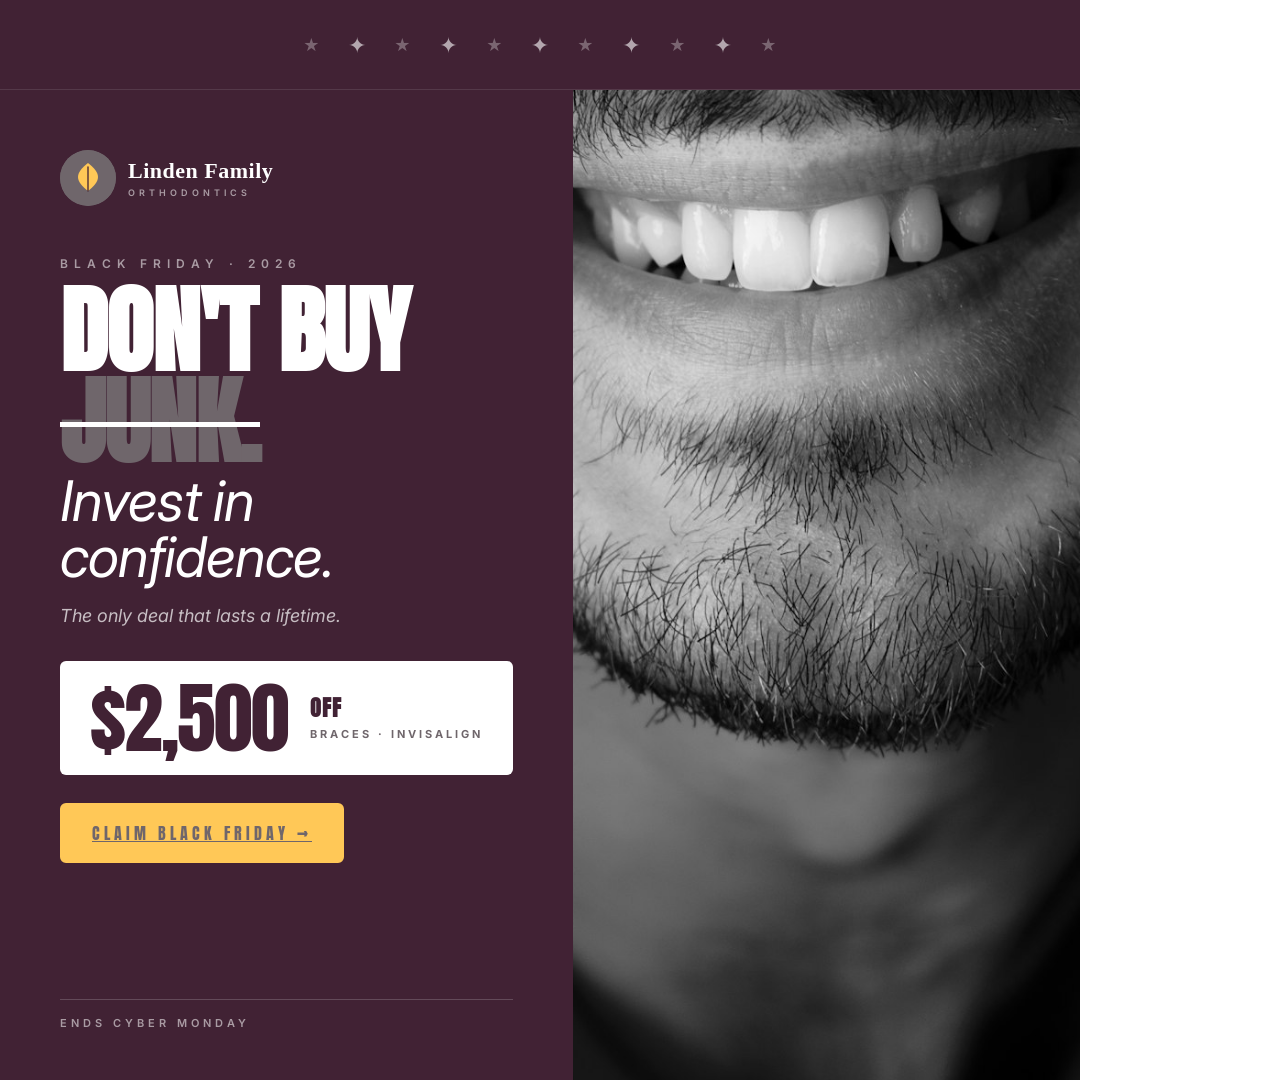
<file: black-friday-2026.html>
<!DOCTYPE html>
<html lang="en">
<head>
<meta charset="UTF-8" />
<title>Linden Family · Black Friday 2026</title>
<!--
  Campaign: Black Friday 2026
  Font: Anton (display) + Inter (UI)
  Reference: NY_2026_v3 Smiles Orthodontics - half panel split with offer prominent, photo right, stars decoration top
  Boss copy (verbatim):
    Headline: "Don't buy junk - invest in confidence"
    Sub:      "The only deal that lasts a lifetime"
-->
<link rel="preconnect" href="https://fonts.googleapis.com">
<link rel="preconnect" href="https://fonts.gstatic.com" crossorigin>
<link href="https://fonts.googleapis.com/css2?family=Anton&family=Inter:wght@400;500;600;700;800&display=swap" rel="stylesheet">
<style>
  /* ============================================================
     LINDEN FAMILY ORTHODONTICS - BRANDED DEMO (Terracotta + Sage)
     Fake brand applied to seasonal template. See BRAND-KIT.md.
     ============================================================ */
  :root {
    --ink: #412234;
    --charcoal: #6F666B;
    --graphite: #6F666B;
    --mid: #6F666B;
    --line: #FFFFFF;
    --soft: #FFFFFF;
    --paper: #FFFFFF;
    --bone: #FFFFFF;
  }
  *,*::before,*::after { box-sizing: border-box; margin: 0; padding: 0; }
  html, body {
    width: 1080px; height: 1080px;
    overflow: hidden;
    background: #FFFFFF;
    font-family: 'Inter', system-ui, sans-serif;
    -webkit-font-smoothing: antialiased;
  }
  body {
    display: flex; justify-content: center; align-items: center;
  }
  .ad {
    width: 1080px; height: 1080px;
    background: var(--ink); color: var(--paper);
    position: relative; overflow: hidden;
    box-shadow: 0 30px 80px -20px rgba(111,102,107,.4);
  }

  /* Stars row top - like Smiles ad */
  .stars {
    position: absolute; top: 0; left: 0; right: 0;
    height: 90px;
    display: flex; align-items: center; justify-content: center;
    gap: 28px;
    color: var(--paper); font-size: 22px;
    border-bottom: 1px solid rgba(255,255,255,.1);
    z-index: 5;
  }
  .stars span { opacity: .6; }
  .stars span:nth-child(odd) { opacity: .3; font-size: 16px;}

  /* Two columns */
  .body {
    position: absolute; inset: 90px 0 0 0;
    display: grid; grid-template-columns: 1fr 1fr;
  }
  .left {
    padding: 60px 60px 50px;
    display: flex; flex-direction: column; justify-content: space-between;
    color: var(--paper);
  }
  .right {
    background: var(--soft);
    background-image:
      repeating-linear-gradient(45deg,
        rgba(111,102,107,.06) 0,
        rgba(111,102,107,.06) 1px,
        transparent 1px,
        transparent 14px);
    position: relative;
    display: grid; place-items: center;
    overflow: hidden;
  }
  .right .photo__lbl {
    background: var(--paper); border: 1px solid var(--line);
    color: var(--mid); padding: 12px 18px;
    border-radius: 999px;
    font-family: 'Inter', sans-serif;
    font-size: 10px; letter-spacing: 5px;
    text-transform: uppercase; font-weight: 700;
  }

  /* Logo top left of left panel */
  .logo {
    display: flex; align-items: center; gap: 12px;
  }
  .logo__mark {
    width: 56px; height: 56px;
    background: var(--paper); color: var(--ink);
    border-radius: 12px;
    display: grid; place-items: center;
    font-family: 'Anton', sans-serif;
    font-size: 26px; letter-spacing: 1px;
  }
  .logo__type {
    font-family: 'Anton', sans-serif;
    font-size: 22px; line-height: 1;
    letter-spacing: 2px; color: var(--paper);
  }
  .logo__type small {
    display: block; font-family: 'Inter', sans-serif;
    font-size: 9px; letter-spacing: 5px;
    color: rgba(255,255,255,.55);
    font-weight: 600; margin-top: 6px; letter-spacing: 5px;
  }

  /* Hook */
  .eyebrow {
    font-family: 'Inter', sans-serif;
    font-size: 12px; letter-spacing: 6px;
    text-transform: uppercase;
    color: rgba(255,255,255,.55);
    font-weight: 600; margin-bottom: 14px;
  }
  h1 {
    font-family: 'Anton', sans-serif;
    font-size: 96px; line-height: .95;
    letter-spacing: -1px;
    text-transform: uppercase;
    color: var(--paper);
  }
  h1 .strike {
    text-decoration: line-through;
    text-decoration-thickness: 5px;
    text-decoration-color: var(--paper);
    color: var(--mid);
  }
  h1 .invest {
    display: block;
    font-family: 'Inter', sans-serif;
    font-style: italic; font-weight: 400;
    font-size: 56px; letter-spacing: -1px;
    text-transform: none;
    color: var(--soft);
    margin-top: 6px; line-height: 1;
  }

  .sub-italic {
    margin-top: 18px;
    font-family: 'Inter', sans-serif;
    font-style: italic; font-size: 18px;
    color: rgba(255,255,255,.7);
    line-height: 1.4; max-width: 420px;
  }

  /* The offer prominent */
  .offer {
    margin-top: 32px;
    background: var(--paper); color: var(--ink);
    padding: 22px 30px;
    border-radius: 6px;
    display: inline-flex; align-items: center; gap: 22px;
    width: max-content;
  }
  .offer .amt {
    font-family: 'Anton', sans-serif;
    font-size: 78px; line-height: .9;
    letter-spacing: -2px;
  }
  .offer .what {
    font-family: 'Inter', sans-serif;
    font-size: 11px; letter-spacing: 3px;
    text-transform: uppercase;
    font-weight: 700; color: var(--charcoal);
    line-height: 1.4;
  }
  .offer .what b {
    display: block; font-family: 'Anton', sans-serif;
    font-size: 22px; letter-spacing: 1px;
    color: var(--ink); margin-bottom: 4px;
  }

  /* CTA */
  .cta {
    margin-top: 28px;
    background: transparent; color: var(--paper);
    border: 2px solid var(--paper);
    padding: 16px 30px; border-radius: 6px;
    font-family: 'Anton', sans-serif;
    font-size: 16px; letter-spacing: 4px;
    text-transform: uppercase;
    display: inline-flex; align-items: center; gap: 14px;
    width: max-content;
  }

  /* Bottom strip with code */
  .strip {
    border-top: 1px solid rgba(255,255,255,.18);
    padding-top: 16px; margin-top: auto;
    display: flex; justify-content: space-between;
    align-items: center;
    font-family: 'Inter', sans-serif;
    font-size: 11px; letter-spacing: 4px;
    text-transform: uppercase;
    color: rgba(255,255,255,.55);
    font-weight: 600;
  }
  .strip code {
    font-family: 'Anton', sans-serif;
    font-size: 18px; letter-spacing: 2px;
    color: var(--paper);
    text-transform: none;
  }

  /* Big offer stamp on right photo */
  .photo-stamp {
    position: absolute;
    top: 60px; right: 60px;
    width: 170px; height: 170px;
    border-radius: 50%;
    background: var(--ink); color: var(--paper);
    display: grid; place-items: center;
    text-align: center;
    transform: rotate(-12deg);
    border: 4px solid var(--paper);
  }
  .photo-stamp b {
    font-family: 'Anton', sans-serif;
    font-size: 16px; line-height: 1; letter-spacing: 1px;
    text-transform: uppercase;
  }
  .photo-stamp .num {
    font-family: 'Anton', sans-serif;
    font-size: 38px; display: block;
    line-height: 1; margin: 4px 0;
  }
  .photo-stamp span {
    font-family: 'Inter', sans-serif;
    font-size: 9px; letter-spacing: 3px;
    color: rgba(255,255,255,.7); font-weight: 600;
    text-transform: uppercase; display: block;
  }

    /* ============================================================
     LINDEN FAMILY ORTHODONTICS - BRAND INTEGRATION OVERRIDES
     Charcoal Blue + Golden Pollen + Tea Green + Midnight Violet
     ============================================================ */
  :root {
    --terra: #FFC857;
    --terra-deep: #412234;
    --sage: rgba(111,102,107,0.10);
    --sage-deep: #6F666B;
    --sage-dark: #6F666B;
    --ivory: #FFFFFF;
    --linden-line: #6F666B;
    --ink-violet: #412234;
  }
  /* Logo mark - charcoal blue circle with golden leaf */
  .logo__mark {
    background: #6F666B !important;
    color: #FFFFFF !important;
    border-color: #6F666B !important;
    overflow: hidden;
    padding: 0;
  }
  .logo__mark .brand-logo-mark {
    width: 100%; height: 100%; display: block;
  }

  /* CTAs and accent surfaces - golden pollen */
  .cta, .card__cta, .schedule-btn, .schedule, .consult-pill, .book-cta,
  .free-pill, .cta-banner, .offer-pill, .offer-bar__btn, .schedule-badge {
    background: #FFC857 !important;
    color: #6F666B !important;
    border-color: #FFC857 !important;
  }
  .cta:hover, .card__cta:hover { background: #412234 !important; }

  /* Inverted/dark ads (Black Friday) - midnight violet for max drama */
  .ad--ink { background: #412234 !important; }
  .score-bar, .footer-cta__bar { background: #6F666B !important; }

  /* Offer stamps - golden pollen accent */
  .stamp, .offer-stamp, .ny-stamp {
    background: #FFC857 !important;
    color: #6F666B !important;
    border-color: #FFC857 !important;
  }
  .stamp b, .stamp .num, .stamp span { color: #6F666B !important; }

  /* Star ratings, special accents */
  .proof__stars { color: #FFC857 !important; }

  /* Photo placeholder backgrounds - tea green */
  .photo, .portrait, .ad-preview {
    background-color: rgba(111,102,107,0.10) !important;
  }
  .photo__lbl, .portrait__lbl {
    background: #FFFFFF !important;
    border-color: #6F666B !important;
    color: #6F666B !important;
  }

  /* AI image placement */
  .photo__img, .portrait__img {
    position: absolute;
    inset: 0;
    width: 100%; height: 100%;
    object-fit: cover;
    display: block;
    z-index: 1;
  }
  .portrait { position: relative; overflow: hidden; } .photo { overflow: hidden; }
  .portrait { border-radius: 50%; }

  /* Container labels overlaid on top of images */
  .photo .photo__lbl, .portrait .portrait__lbl, .ad-preview .photo__lbl {
    z-index: 0;
  }

  /* Header / sectional ink fills - midnight violet */
  .holiday-tag, .reserve { border-color: #412234 !important; }


  /* === Uniform brand wordmark (Lora) across all ads === */
  @import url('https://fonts.googleapis.com/css2?family=Lora:wght@500;600;700&family=Inter:wght@600;700&display=swap');
  .logo {
    display: flex !important;
    align-items: center !important;
    gap: 12px !important;
  }
  .logo__mark {
    width: 56px !important;
    height: 56px !important;
    flex-shrink: 0 !important;
    border-radius: 50% !important;
  }
  .logo__type {
    font-family: 'Lora', Georgia, serif !important;
    font-weight: 600 !important;
    font-size: 22px !important;
    line-height: 1 !important;
    letter-spacing: 0.5px !important;
    text-transform: none !important;
    font-style: normal !important;
  }
  .logo__type small {
    display: block !important;
    font-family: 'Inter', system-ui, sans-serif !important;
    font-weight: 600 !important;
    font-size: 9px !important;
    letter-spacing: 4px !important;
    text-transform: uppercase !important;
    margin-top: 6px !important;
    line-height: 1 !important;
    font-style: normal !important;
  }
</style>
</head>
<body>
  <section class="ad">
    <div class="stars">
      <span>★</span><span>✦</span><span>★</span><span>✦</span><span>★</span><span>✦</span><span>★</span><span>✦</span><span>★</span><span>✦</span><span>★</span>
    </div>

    <div class="body">
      <div class="left">
        <div>
          <div class="logo">
            <div class="logo__mark"><svg viewBox="0 0 56 56" xmlns="http://www.w3.org/2000/svg" class="brand-logo-mark"><circle cx="28" cy="28" r="28" fill="#6F666B"/><path d="M28 13 C22 18 18 22 18 27 C18 32 22 36 28 41 C34 36 38 32 38 27 C38 22 34 18 28 13 Z" fill="#FFC857"/><path d="M28 17 L28 41" stroke="#412234" stroke-width="1.3" stroke-linecap="round"/></svg></div>
            <div class="logo__type">Linden Family<small>Orthodontics</small></div>
          </div>

          <div style="margin-top: 50px;">
            <p class="eyebrow">Black Friday · 2026</p>
            <h1>Don't buy <span class="strike">junk.</span><br/><span class="invest">Invest in confidence.</span></h1>
            <p class="sub-italic">The only deal that lasts a lifetime.</p>

            <div class="offer">
              <span class="amt">$2,500</span>
              <span class="what">
                <b>OFF</b>
                Braces · Invisalign
              </span>
            </div>

            <a class="cta" href="#">Claim Black Friday →</a>
          </div>
        </div>

        <div class="strip">
          <span>Ends Cyber Monday</span>
        </div>
      </div>

      <div class="right">
        <img class="photo__img" src="photos/BF-01.jpg" alt="Photo BF-01" loading="lazy" /><span class="photo__lbl">[ Photo · BF-01 ]</span>
        <div class="photo-stamp">
          <div>
            <b>Limited</b>
            <span class="num">72</span>
            <span>Hours Only</span>
          </div>
        </div>
      </div>
    </div>
  </section>
</body>
</html>
</file>
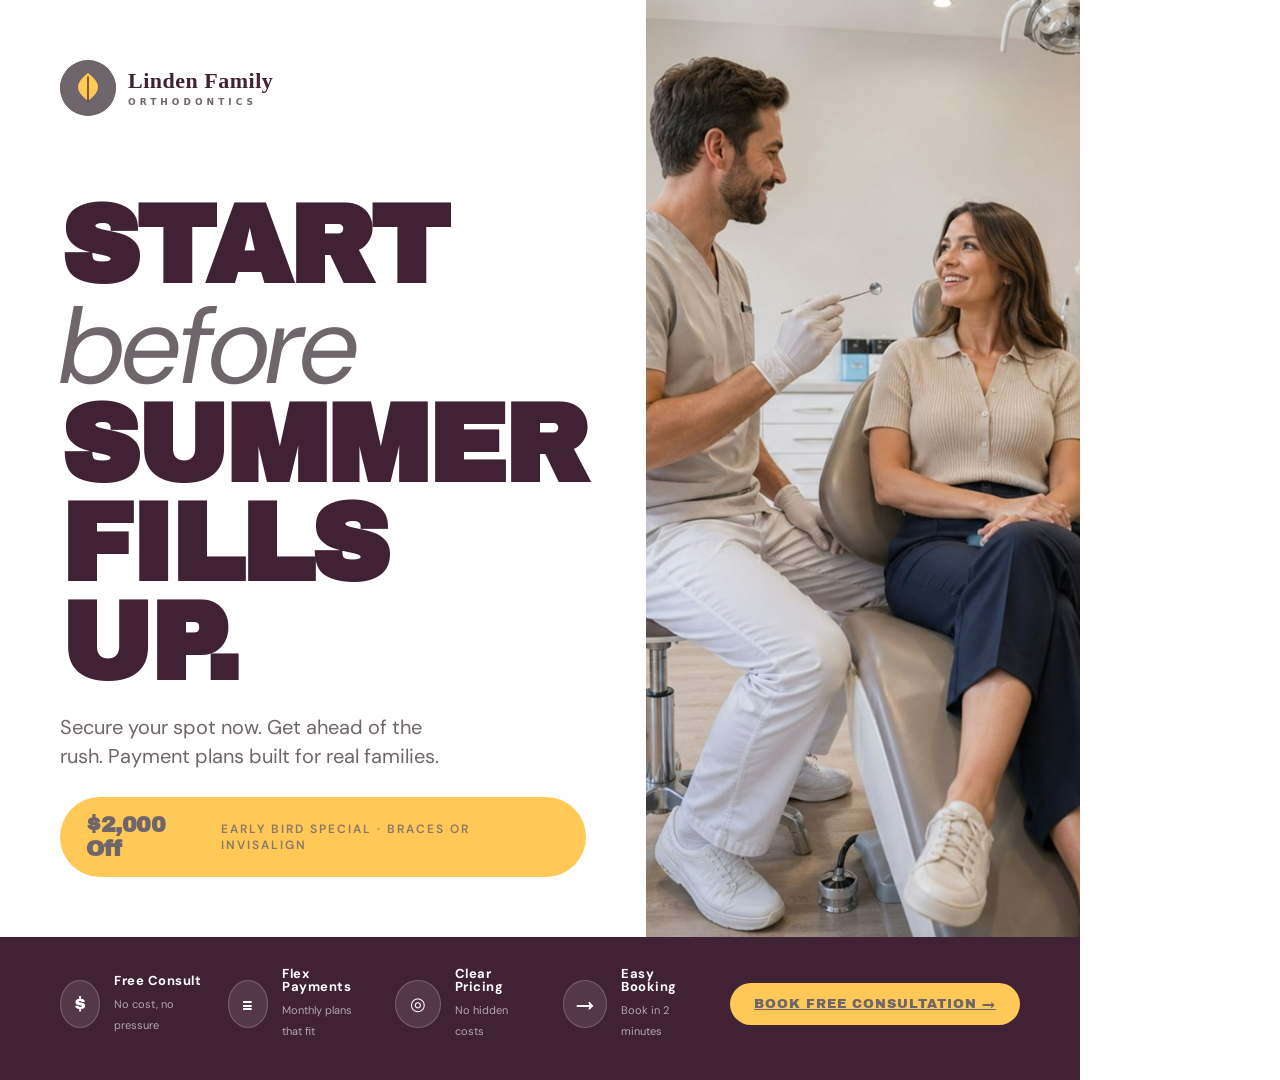
<file: end-of-school-2026.html>
<!DOCTYPE html>
<html lang="en">
<head>
<meta charset="UTF-8" />
<title>Linden Family · End of School 2026</title>
<!--
  Campaign: End of School 2026
  Font: Archivo Black (display) + DM Sans (UI)
  Reference: Refined Orthodontics - split, photo right, offer pill, four icon row at bottom, prominent BOOK CONSULTATION pill
  Boss copy (verbatim):
    Headline: "Start before summer fills up"
    Sub:      "Secure your spot now"
-->
<link rel="preconnect" href="https://fonts.googleapis.com">
<link rel="preconnect" href="https://fonts.gstatic.com" crossorigin>
<link href="https://fonts.googleapis.com/css2?family=Archivo+Black&family=DM+Sans:ital,opsz,wght@0,9..40,400..800;1,9..40,400..800&display=swap" rel="stylesheet">
<style>
  /* ============================================================
     LINDEN FAMILY ORTHODONTICS - BRANDED DEMO (Terracotta + Sage)
     Fake brand applied to seasonal template. See BRAND-KIT.md.
     ============================================================ */
  :root {
    --ink: #412234;
    --charcoal: #6F666B;
    --graphite: #6F666B;
    --mid: #6F666B;
    --line: #FFFFFF;
    --soft: #FFFFFF;
    --paper: #FFFFFF;
    --bone: #FFFFFF;
  }
  *,*::before,*::after { box-sizing: border-box; margin: 0; padding: 0; }
  html, body {
    width: 1080px; height: 1080px;
    overflow: hidden;
    background: #FFFFFF;
    font-family: 'DM Sans', system-ui, sans-serif;
    -webkit-font-smoothing: antialiased;
  }
  body {
    display: flex; justify-content: center; align-items: center;
  }
  .ad {
    width: 1080px; height: 1080px;
    background: var(--paper); color: var(--ink);
    position: relative; overflow: hidden;
    box-shadow: 0 30px 80px -20px rgba(111,102,107,.25);
    display: grid; grid-template-rows: 1fr auto;
  }

  .top {
    display: grid; grid-template-columns: 1fr 1fr;
    height: 100%;
  }
  .left {
    padding: 60px 60px;
    display: flex; flex-direction: column; justify-content: space-between;
  }
  .logo {
    display: flex; align-items: center; gap: 12px;
  }
  .logo__mark {
    width: 56px; height: 56px;
    background: var(--ink); color: var(--paper);
    display: grid; place-items: center;
    font-family: 'Archivo Black', sans-serif;
    font-size: 22px; border-radius: 12px;
  }
  .logo__type {
    font-family: 'Archivo Black', sans-serif;
    font-size: 18px; line-height: 1; letter-spacing: 1px;
    text-transform: uppercase;
  }
  .logo__type small {
    display: block; font-family: 'DM Sans', sans-serif;
    font-size: 9px; letter-spacing: 5px;
    text-transform: uppercase; color: var(--mid);
    font-weight: 600; margin-top: 6px;
  }

  .eyebrow {
    font-family: 'DM Sans', sans-serif;
    font-style: italic; font-size: 18px;
    color: var(--graphite); font-weight: 500;
    margin-bottom: 14px;
  }
  h1 {
    font-family: 'Archivo Black', sans-serif;
    font-size: 110px; line-height: .9;
    letter-spacing: -3px;
    color: var(--ink);
    text-transform: uppercase;
  }
  h1 .gentle {
    font-family: 'DM Sans', sans-serif;
    font-style: italic; font-weight: 400;
    text-transform: none;
    letter-spacing: -2px;
    color: var(--charcoal);
  }
  .sub {
    margin-top: 20px;
    font-family: 'DM Sans', sans-serif;
    font-size: 20px; color: var(--graphite);
    line-height: 1.45; max-width: 380px;
  }

  .offer-pill {
    margin-top: 26px;
    display: inline-flex; align-items: center; gap: 14px;
    background: var(--ink); color: var(--paper);
    padding: 16px 26px;
    border-radius: 999px;
  }
  .offer-pill b {
    font-family: 'Archivo Black', sans-serif;
    font-size: 22px; letter-spacing: -.5px;
  }
  .offer-pill span {
    font-family: 'DM Sans', sans-serif;
    font-size: 12px; letter-spacing: 2px;
    text-transform: uppercase; opacity: .8;
    font-weight: 600;
  }

  .right {
    background: var(--soft);
    background-image:
      repeating-linear-gradient(45deg,
        rgba(111,102,107,.04) 0,
        rgba(111,102,107,.04) 1px,
        transparent 1px,
        transparent 14px);
    position: relative; overflow: hidden;
    display: grid; place-items: center;
  }
  .photo__lbl {
    background: var(--paper); border: 1px solid var(--line);
    padding: 12px 18px; border-radius: 999px;
    font-family: 'DM Sans', sans-serif;
    font-size: 10px; letter-spacing: 5px;
    text-transform: uppercase; color: var(--mid);
    font-weight: 700;
  }

  /* circular cutout corners - tonal accents */
  .corner-circle {
    position: absolute;
    width: 220px; height: 220px;
    border-radius: 50%;
    background: var(--paper);
  }
  .corner-circle--tl { top: -110px; left: -110px; }
  .corner-circle--br { bottom: -110px; right: -110px; }

  /* Bottom - feature row + CTA */
  .bottom {
    padding: 30px 60px 40px;
    background: var(--ink); color: var(--paper);
  }
  .features {
    display: grid;
    grid-template-columns: repeat(4, 1fr) auto;
    gap: 24px; align-items: center;
  }
  .feat {
    display: flex; align-items: center; gap: 14px;
  }
  .feat__icon {
    width: 48px; height: 48px; border-radius: 50%;
    background: rgba(255,255,255,.1);
    border: 1px solid rgba(255,255,255,.2);
    display: grid; place-items: center;
    font-family: 'Archivo Black', sans-serif;
    font-size: 18px;
  }
  .feat__txt b {
    font-family: 'DM Sans', sans-serif;
    font-size: 13px; font-weight: 700;
    display: block; line-height: 1; margin-bottom: 5px;
    letter-spacing: .5px;
  }
  .feat__txt span {
    font-family: 'DM Sans', sans-serif;
    font-size: 11px; opacity: .6;
    line-height: 1.3;
  }
  .book-cta {
    background: var(--paper); color: var(--ink);
    padding: 14px 24px; border-radius: 999px;
    font-family: 'Archivo Black', sans-serif;
    font-size: 13px; letter-spacing: 1px;
    display: inline-flex; align-items: center; gap: 8px;
    text-transform: uppercase;
  }

    /* ============================================================
     LINDEN FAMILY ORTHODONTICS - BRAND INTEGRATION OVERRIDES
     Charcoal Blue + Golden Pollen + Tea Green + Midnight Violet
     ============================================================ */
  :root {
    --terra: #FFC857;
    --terra-deep: #412234;
    --sage: rgba(111,102,107,0.10);
    --sage-deep: #6F666B;
    --sage-dark: #6F666B;
    --ivory: #FFFFFF;
    --linden-line: #6F666B;
    --ink-violet: #412234;
  }
  /* Logo mark - charcoal blue circle with golden leaf */
  .logo__mark {
    background: #6F666B !important;
    color: #FFFFFF !important;
    border-color: #6F666B !important;
    overflow: hidden;
    padding: 0;
  }
  .logo__mark .brand-logo-mark {
    width: 100%; height: 100%; display: block;
  }

  /* CTAs and accent surfaces - golden pollen */
  .cta, .card__cta, .schedule-btn, .schedule, .consult-pill, .book-cta,
  .free-pill, .cta-banner, .offer-pill, .offer-bar__btn, .schedule-badge {
    background: #FFC857 !important;
    color: #6F666B !important;
    border-color: #FFC857 !important;
  }
  .cta:hover, .card__cta:hover { background: #412234 !important; }

  /* Inverted/dark ads (Black Friday) - midnight violet for max drama */
  .ad--ink { background: #412234 !important; }
  .score-bar, .footer-cta__bar { background: #6F666B !important; }

  /* Offer stamps - golden pollen accent */
  .stamp, .offer-stamp, .ny-stamp {
    background: #FFC857 !important;
    color: #6F666B !important;
    border-color: #FFC857 !important;
  }
  .stamp b, .stamp .num, .stamp span { color: #6F666B !important; }

  /* Star ratings, special accents */
  .proof__stars { color: #FFC857 !important; }

  /* Photo placeholder backgrounds - tea green */
  .photo, .portrait, .ad-preview {
    background-color: rgba(111,102,107,0.10) !important;
  }
  .photo__lbl, .portrait__lbl {
    background: #FFFFFF !important;
    border-color: #6F666B !important;
    color: #6F666B !important;
  }

  /* AI image placement */
  .photo__img, .portrait__img {
    position: absolute;
    inset: 0;
    width: 100%; height: 100%;
    object-fit: cover;
    display: block;
    z-index: 1;
  }
  .portrait { position: relative; overflow: hidden; } .photo { overflow: hidden; }
  .portrait { border-radius: 50%; }

  /* Container labels overlaid on top of images */
  .photo .photo__lbl, .portrait .portrait__lbl, .ad-preview .photo__lbl {
    z-index: 0;
  }

  /* Header / sectional ink fills - midnight violet */
  .holiday-tag, .reserve { border-color: #412234 !important; }


  /* === Uniform brand wordmark (Lora) across all ads === */
  @import url('https://fonts.googleapis.com/css2?family=Lora:wght@500;600;700&family=Inter:wght@600;700&display=swap');
  .logo {
    display: flex !important;
    align-items: center !important;
    gap: 12px !important;
  }
  .logo__mark {
    width: 56px !important;
    height: 56px !important;
    flex-shrink: 0 !important;
    border-radius: 50% !important;
  }
  .logo__type {
    font-family: 'Lora', Georgia, serif !important;
    font-weight: 600 !important;
    font-size: 22px !important;
    line-height: 1 !important;
    letter-spacing: 0.5px !important;
    text-transform: none !important;
    font-style: normal !important;
  }
  .logo__type small {
    display: block !important;
    font-family: 'Inter', system-ui, sans-serif !important;
    font-weight: 600 !important;
    font-size: 9px !important;
    letter-spacing: 4px !important;
    text-transform: uppercase !important;
    margin-top: 6px !important;
    line-height: 1 !important;
    font-style: normal !important;
  }
</style>
</head>
<body>
  <section class="ad">
    <div class="top">
      <div class="left">
        <div class="logo">
          <div class="logo__mark"><svg viewBox="0 0 56 56" xmlns="http://www.w3.org/2000/svg" class="brand-logo-mark"><circle cx="28" cy="28" r="28" fill="#6F666B"/><path d="M28 13 C22 18 18 22 18 27 C18 32 22 36 28 41 C34 36 38 32 38 27 C38 22 34 18 28 13 Z" fill="#FFC857"/><path d="M28 17 L28 41" stroke="#412234" stroke-width="1.3" stroke-linecap="round"/></svg></div>
          <div class="logo__type">Linden Family<small>Orthodontics</small></div>
        </div>

        <div>
          <h1>Start <span class="gentle">before</span><br/>Summer<br/>Fills Up.</h1>
          <p class="sub">Secure your spot now. Get ahead of the rush. Payment plans built for real families.</p>

          <div class="offer-pill">
            <b>$2,000 Off</b>
            <span>Early Bird Special · Braces or Invisalign</span>
          </div>
        </div>
      </div>

      <div class="right">
        <span class="corner-circle corner-circle--tl"></span>
        <span class="corner-circle corner-circle--br"></span>
        <img class="photo__img" src="photos/EOS-01.jpg" alt="Photo EOS-01" loading="lazy" /><span class="photo__lbl">[ Photo · EOS-01 ]</span>
      </div>
    </div>

    <div class="bottom">
      <div class="features">
        <div class="feat">
          <span class="feat__icon">$</span>
          <div class="feat__txt"><b>Free Consult</b><span>No cost, no pressure</span></div>
        </div>
        <div class="feat">
          <span class="feat__icon">≡</span>
          <div class="feat__txt"><b>Flex Payments</b><span>Monthly plans that fit</span></div>
        </div>
        <div class="feat">
          <span class="feat__icon">◎</span>
          <div class="feat__txt"><b>Clear Pricing</b><span>No hidden costs</span></div>
        </div>
        <div class="feat">
          <span class="feat__icon">→</span>
          <div class="feat__txt"><b>Easy Booking</b><span>Book in 2 minutes</span></div>
        </div>
        <a class="book-cta" href="#">Book Free Consultation →</a>
      </div>
    </div>
  </section>
</body>
</html>
</file>
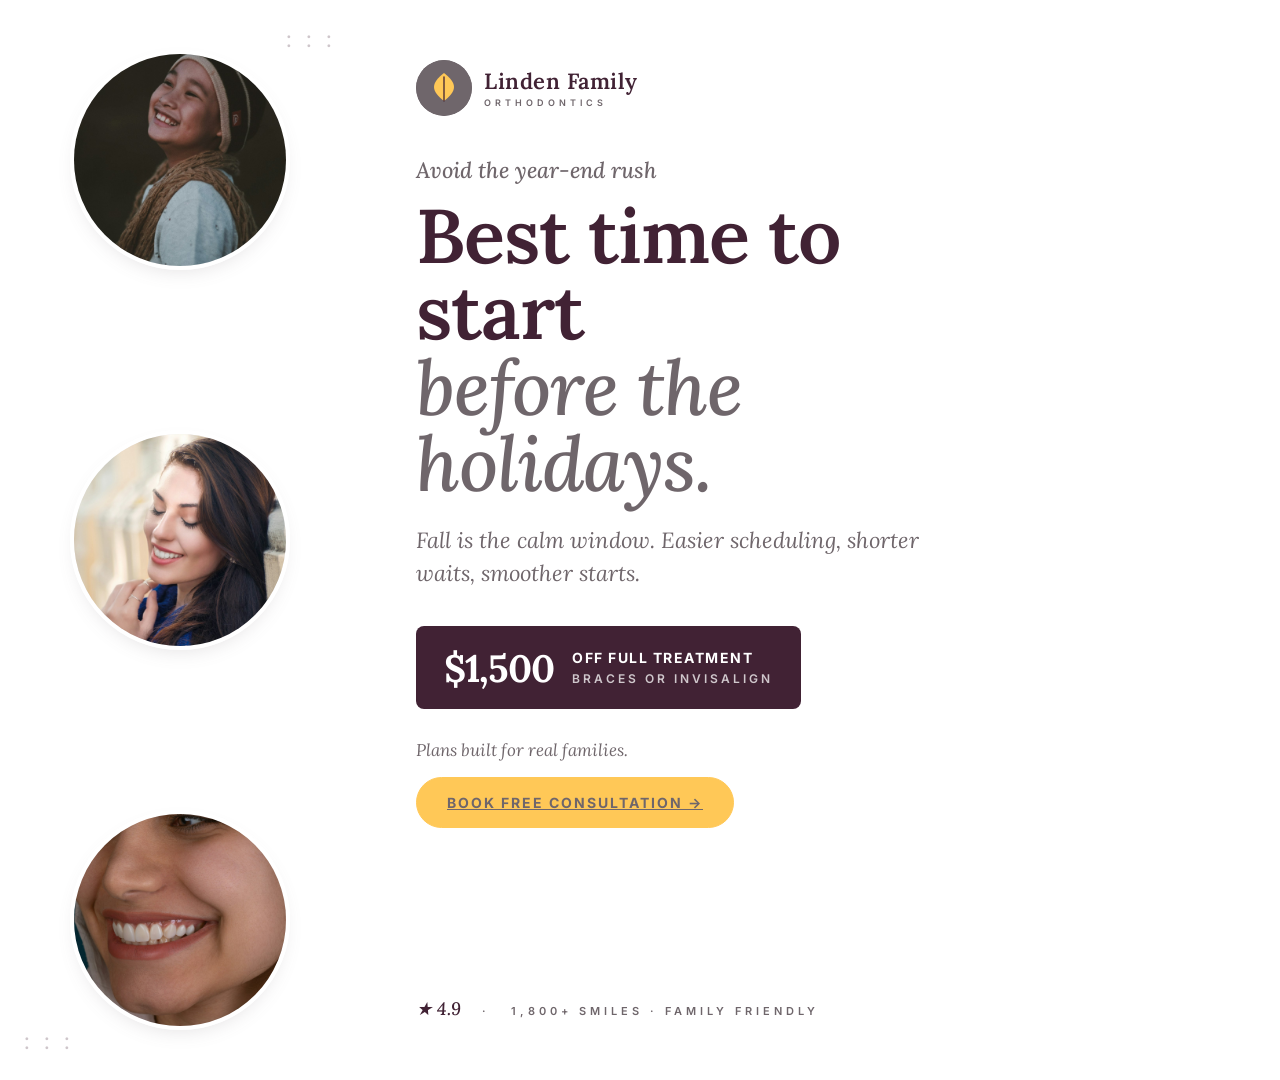
<file: fall-2026.html>
<!DOCTYPE html>
<html lang="en">
<head>
<meta charset="UTF-8" />
<title>Linden Family · Fall 2026</title>
<!--
  Campaign: Fall 2026
  Font: Lora (display) + Inter (UI)
  Reference: Refined Orthodontics Evergreen - three circular photo elements stacked, two-tone panel split, $offer prominent
  Boss copy (verbatim):
    Headline: "Best time to start before the holidays"
    Sub:      "Avoid the year-end rush"
-->
<link rel="preconnect" href="https://fonts.googleapis.com">
<link rel="preconnect" href="https://fonts.gstatic.com" crossorigin>
<link href="https://fonts.googleapis.com/css2?family=Lora:ital,wght@0,400..700;1,400..700&family=Inter:wght@400;500;600;700&display=swap" rel="stylesheet">
<style>
  /* ============================================================
     LINDEN FAMILY ORTHODONTICS - BRANDED DEMO (Terracotta + Sage)
     Fake brand applied to seasonal template. See BRAND-KIT.md.
     ============================================================ */
  :root {
    --ink: #412234;
    --charcoal: #6F666B;
    --graphite: #6F666B;
    --mid: #6F666B;
    --line: #FFFFFF;
    --soft: #FFFFFF;
    --paper: #FFFFFF;
    --bone: #FFFFFF;
    --warm: #FFFFFF;
  }
  *,*::before,*::after { box-sizing: border-box; margin: 0; padding: 0; }
  html, body {
    width: 1080px; height: 1080px;
    overflow: hidden;
    background: #FFFFFF;
    font-family: 'Inter', system-ui, sans-serif;
    -webkit-font-smoothing: antialiased;
  }
  body {
    display: flex; justify-content: center; align-items: center;
  }
  .ad {
    width: 1080px; height: 1080px;
    background: var(--paper); color: var(--ink);
    position: relative; overflow: hidden;
    box-shadow: 0 30px 80px -20px rgba(111,102,107,.25);
    display: grid;
    grid-template-columns: 360px 1fr;
  }

  /* LEFT - three portraits stacked */
  .left {
    background: var(--warm);
    padding: 50px 30px;
    display: flex; flex-direction: column;
    justify-content: space-between; align-items: center;
    gap: 14px;
    position: relative;
  }
  .portrait {
    width: 220px; height: 220px;
    border-radius: 50%;
    background: var(--soft);
    background-image:
      repeating-linear-gradient(-45deg,
        rgba(111,102,107,.04) 0,
        rgba(111,102,107,.04) 1px,
        transparent 1px,
        transparent 14px);
    border: 4px solid var(--paper);
    box-shadow: 0 8px 20px -8px rgba(111,102,107,.2);
    display: grid; place-items: center;
    flex-shrink: 0;
  }
  .portrait__lbl {
    background: var(--paper); border: 1px solid var(--line);
    padding: 6px 12px; border-radius: 999px;
    font-family: 'Inter', sans-serif;
    font-size: 8px; letter-spacing: 4px;
    text-transform: uppercase; color: var(--mid);
    font-weight: 700;
  }

  /* small dots accent */
  .dots-accent {
    position: absolute;
    color: var(--ink);
    opacity: .25;
    font-size: 22px;
    letter-spacing: 4px;
    line-height: 1;
  }
  .dots-accent--top { top: 28px; right: 24px;}
  .dots-accent--bot { bottom: 28px; left: 24px;}

  /* RIGHT - content */
  .right {
    padding: 60px 60px 60px 56px;
    display: flex; flex-direction: column;
    justify-content: space-between;
    background: var(--paper);
  }
  .logo {
    display: flex; align-items: center; gap: 12px;
  }
  .logo__mark {
    width: 56px; height: 56px;
    background: var(--ink); color: var(--paper);
    border-radius: 50%;
    display: grid; place-items: center;
    font-family: 'Lora', serif;
    font-weight: 700; font-size: 22px;
  }
  .logo__type {
    font-family: 'Lora', serif;
    font-weight: 600; font-size: 22px;
    line-height: 1; letter-spacing: 1px;
  }
  .logo__type small {
    display: block; font-family: 'Inter', sans-serif;
    font-size: 9px; letter-spacing: 5px;
    text-transform: uppercase; color: var(--mid);
    font-weight: 600; margin-top: 5px;
  }

  .hook {
    margin-top: 40px;
  }
  .eyebrow {
    font-family: 'Lora', serif;
    font-style: italic;
    font-size: 22px; color: var(--charcoal);
    margin-bottom: 14px; font-weight: 500;
  }
  h1 {
    font-family: 'Lora', serif;
    font-weight: 600;
    font-size: 76px; line-height: 1;
    letter-spacing: -1px;
    color: var(--ink);
  }
  h1 em {
    font-style: italic; font-weight: 500;
    color: var(--charcoal);
  }
  .sub {
    margin-top: 22px;
    font-family: 'Lora', serif;
    font-style: italic; font-size: 22px;
    color: var(--graphite); line-height: 1.5;
    max-width: 520px;
  }

  .offer {
    margin-top: 36px;
    background: var(--ink); color: var(--paper);
    padding: 22px 28px; border-radius: 8px;
    display: inline-flex; align-items: center; gap: 18px;
    width: max-content;
  }
  .offer .amt {
    font-family: 'Lora', serif;
    font-weight: 700; font-size: 38px;
    line-height: 1; letter-spacing: -1px;
  }
  .offer .what {
    font-family: 'Inter', sans-serif;
    font-size: 12px; letter-spacing: 3px;
    text-transform: uppercase;
    color: rgba(255,255,255,.75);
    font-weight: 600; line-height: 1.4;
  }
  .offer .what b {
    color: var(--paper); display: block;
    font-weight: 700; font-size: 14px; letter-spacing: 1.5px;
    margin-bottom: 3px;
  }

  .full {
    margin-top: 30px;
    font-family: 'Lora', serif;
    font-style: italic; font-size: 17px;
    color: var(--graphite);
  }
  .full b { font-style: normal; font-weight: 700; color: var(--ink);}

  .cta {
    margin-top: 16px;
    background: var(--paper);
    border: 1.5px solid var(--ink);
    color: var(--ink);
    padding: 16px 30px; border-radius: 999px;
    font-family: 'Inter', sans-serif;
    font-weight: 700; font-size: 14px;
    letter-spacing: 2px; text-transform: uppercase;
    display: inline-flex; align-items: center; gap: 12px;
    width: max-content;
  }

  .footer-note {
    font-family: 'Inter', sans-serif;
    font-size: 11px; letter-spacing: 4px;
    text-transform: uppercase;
    color: var(--mid); font-weight: 600;
    border-top: 1px solid var(--line);
    padding-top: 22px;
  }
  .footer-note b {
    font-family: 'Lora', serif;
    font-style: italic; font-size: 18px;
    letter-spacing: 0; color: var(--ink);
    text-transform: none; font-weight: 500;
  }

    /* ============================================================
     LINDEN FAMILY ORTHODONTICS - BRAND INTEGRATION OVERRIDES
     Charcoal Blue + Golden Pollen + Tea Green + Midnight Violet
     ============================================================ */
  :root {
    --terra: #FFC857;
    --terra-deep: #412234;
    --sage: rgba(111,102,107,0.10);
    --sage-deep: #6F666B;
    --sage-dark: #6F666B;
    --ivory: #FFFFFF;
    --linden-line: #6F666B;
    --ink-violet: #412234;
  }
  /* Logo mark - charcoal blue circle with golden leaf */
  .logo__mark {
    background: #6F666B !important;
    color: #FFFFFF !important;
    border-color: #6F666B !important;
    overflow: hidden;
    padding: 0;
  }
  .logo__mark .brand-logo-mark {
    width: 100%; height: 100%; display: block;
  }

  /* CTAs and accent surfaces - golden pollen */
  .cta, .card__cta, .schedule-btn, .schedule, .consult-pill, .book-cta,
  .free-pill, .cta-banner, .offer-pill, .offer-bar__btn, .schedule-badge {
    background: #FFC857 !important;
    color: #6F666B !important;
    border-color: #FFC857 !important;
  }
  .cta:hover, .card__cta:hover { background: #412234 !important; }

  /* Inverted/dark ads (Black Friday) - midnight violet for max drama */
  .ad--ink { background: #412234 !important; }
  .score-bar, .footer-cta__bar { background: #6F666B !important; }

  /* Offer stamps - golden pollen accent */
  .stamp, .offer-stamp, .ny-stamp {
    background: #FFC857 !important;
    color: #6F666B !important;
    border-color: #FFC857 !important;
  }
  .stamp b, .stamp .num, .stamp span { color: #6F666B !important; }

  /* Star ratings, special accents */
  .proof__stars { color: #FFC857 !important; }

  /* Photo placeholder backgrounds - tea green */
  .photo, .portrait, .ad-preview {
    background-color: rgba(111,102,107,0.10) !important;
  }
  .photo__lbl, .portrait__lbl {
    background: #FFFFFF !important;
    border-color: #6F666B !important;
    color: #6F666B !important;
  }

  /* AI image placement */
  .photo__img, .portrait__img {
    position: absolute;
    inset: 0;
    width: 100%; height: 100%;
    object-fit: cover;
    display: block;
    z-index: 1;
  }
  .portrait { position: relative; overflow: hidden; } .photo { overflow: hidden; }
  .portrait { border-radius: 50%; }

  /* Container labels overlaid on top of images */
  .photo .photo__lbl, .portrait .portrait__lbl, .ad-preview .photo__lbl {
    z-index: 0;
  }

  /* Header / sectional ink fills - midnight violet */
  .holiday-tag, .reserve { border-color: #412234 !important; }


  /* === Uniform brand wordmark (Lora) across all ads === */
  @import url('https://fonts.googleapis.com/css2?family=Lora:wght@500;600;700&family=Inter:wght@600;700&display=swap');
  .logo {
    display: flex !important;
    align-items: center !important;
    gap: 12px !important;
  }
  .logo__mark {
    width: 56px !important;
    height: 56px !important;
    flex-shrink: 0 !important;
    border-radius: 50% !important;
  }
  .logo__type {
    font-family: 'Lora', Georgia, serif !important;
    font-weight: 600 !important;
    font-size: 22px !important;
    line-height: 1 !important;
    letter-spacing: 0.5px !important;
    text-transform: none !important;
    font-style: normal !important;
  }
  .logo__type small {
    display: block !important;
    font-family: 'Inter', system-ui, sans-serif !important;
    font-weight: 600 !important;
    font-size: 9px !important;
    letter-spacing: 4px !important;
    text-transform: uppercase !important;
    margin-top: 6px !important;
    line-height: 1 !important;
    font-style: normal !important;
  }
</style>
</head>
<body>
  <section class="ad">
    <div class="left">
      <span class="dots-accent dots-accent--top">: : :</span>
      <div class="portrait"><img class="portrait__img" src="photos/FA-01a.jpg" alt="Photo FA-01a" loading="lazy" /><span class="portrait__lbl">FA-01a</span></div>
      <div class="portrait"><img class="portrait__img" src="photos/FA-01b.jpg" alt="Photo FA-01b" loading="lazy" /><span class="portrait__lbl">FA-01b</span></div>
      <div class="portrait"><img class="portrait__img" src="photos/FA-01c.jpg" alt="Photo FA-01c" loading="lazy" /><span class="portrait__lbl">FA-01c</span></div>
      <span class="dots-accent dots-accent--bot">: : :</span>
    </div>

    <div class="right">
      <div>
        <div class="logo">
          <div class="logo__mark"><svg viewBox="0 0 56 56" xmlns="http://www.w3.org/2000/svg" class="brand-logo-mark"><circle cx="28" cy="28" r="28" fill="#6F666B"/><path d="M28 13 C22 18 18 22 18 27 C18 32 22 36 28 41 C34 36 38 32 38 27 C38 22 34 18 28 13 Z" fill="#FFC857"/><path d="M28 17 L28 41" stroke="#412234" stroke-width="1.3" stroke-linecap="round"/></svg></div>
          <div class="logo__type">Linden Family<small>Orthodontics</small></div>
        </div>

        <div class="hook">
          <p class="eyebrow">Avoid the year-end rush</p>
          <h1>Best time to start<br/><em>before the holidays.</em></h1>
          <p class="sub">Fall is the calm window. Easier scheduling, shorter waits, smoother starts.</p>

          <div class="offer">
            <span class="amt">$1,500</span>
            <span class="what">
              <b>OFF Full Treatment</b>
              Braces or Invisalign
            </span>
          </div>

          <p class="full">Plans built for real families.</p>
          <a class="cta" href="#">Book Free Consultation &rarr;</a>
        </div>
      </div>

      <p class="footer-note">
        <b>&#9733; 4.9</b> &nbsp; &middot; &nbsp; 1,800+ Smiles &middot; Family Friendly
      </p>
    </div>
  </section>
</body>
</html>
</file>
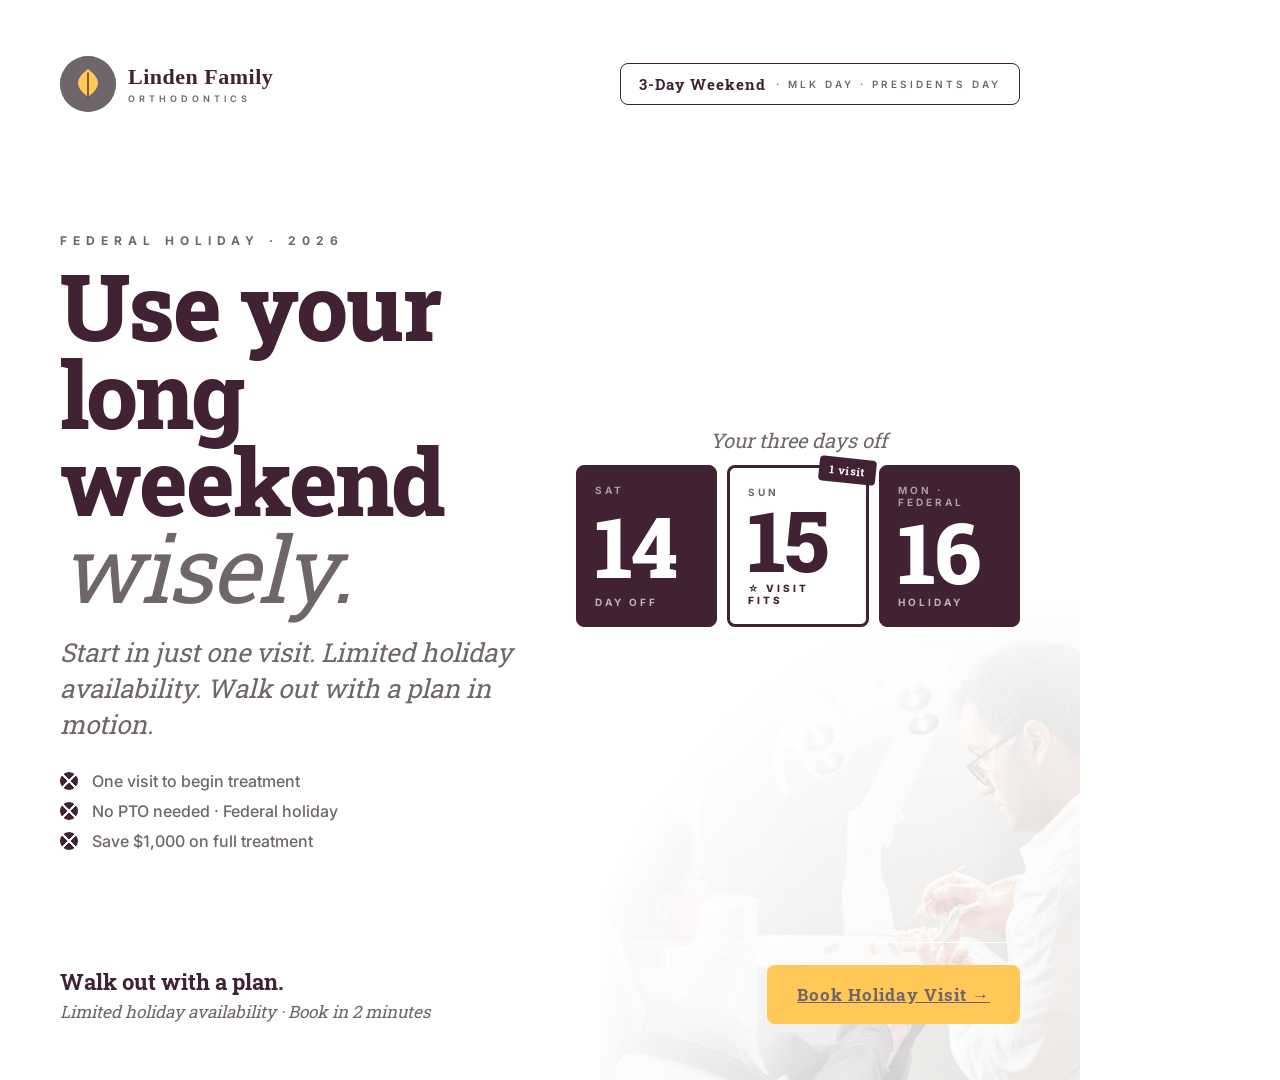
<file: federal-holidays-2026.html>
<!DOCTYPE html>
<html lang="en">
<head>
<meta charset="UTF-8" />
<title>Linden Family · Federal Holidays 2026</title>
<!--
  Campaign: Federal Holidays (MLK Day / Presidents Day) 2026
  Font: Roboto Slab (display) + Inter (UI)
  Reference: Embrace style - light card, bullet checks; calendar treatment as hero
  Boss copy (verbatim):
    Headline: "Use your long weekend wisely"
    Sub:      "Start in just one visit"
-->
<link rel="preconnect" href="https://fonts.googleapis.com">
<link rel="preconnect" href="https://fonts.gstatic.com" crossorigin>
<link href="https://fonts.googleapis.com/css2?family=Roboto+Slab:wght@300..900&family=Inter:wght@400;500;600;700&display=swap" rel="stylesheet">
<style>
  /* ============================================================
     LINDEN FAMILY ORTHODONTICS - BRANDED DEMO (Terracotta + Sage)
     Fake brand applied to seasonal template. See BRAND-KIT.md.
     ============================================================ */
  :root {
    --ink: #412234;
    --charcoal: #6F666B;
    --graphite: #6F666B;
    --mid: #6F666B;
    --line: #FFFFFF;
    --soft: #FFFFFF;
    --paper: #FFFFFF;
    --bone: #FFFFFF;
  }
  *,*::before,*::after { box-sizing: border-box; margin: 0; padding: 0; }
  html, body {
    width: 1080px; height: 1080px;
    overflow: hidden;
    background: #FFFFFF;
    font-family: 'Inter', system-ui, sans-serif;
    -webkit-font-smoothing: antialiased;
  }
  body {
    display: flex; justify-content: center; align-items: center;
  }
  .ad {
    width: 1080px; height: 1080px;
    background: var(--paper); color: var(--ink);
    position: relative; overflow: hidden;
    box-shadow: 0 30px 80px -20px rgba(111,102,107,.25);
    display: grid;
    grid-template-rows: auto 1fr auto;
    padding: 56px 60px;
  }
  /* Ambient brand photo bleed - bottom-right */
  .ad__bg-photo {
    position: absolute;
    bottom: 0; right: 0;
    width: 480px; height: 480px;
    object-fit: cover;
    opacity: 0.18;
    z-index: 0;
    mix-blend-mode: multiply;
    -webkit-mask-image: radial-gradient(circle at bottom right, #000 30%, transparent 75%);
    mask-image: radial-gradient(circle at bottom right, #000 30%, transparent 75%);
    pointer-events: none;
  }
  .top, .hero, .bottom { position: relative; z-index: 1; }

  /* Top bar - logo + holiday tag */
  .top {
    display: flex; justify-content: space-between; align-items: center;
  }
  .logo { display: flex; align-items: center; gap: 12px;}
  .logo__mark {
    width: 56px; height: 56px;
    background: var(--ink); color: var(--paper);
    border-radius: 8px;
    display: grid; place-items: center;
    font-family: 'Roboto Slab', serif;
    font-weight: 800; font-size: 26px;
  }
  .logo__type {
    font-family: 'Roboto Slab', serif;
    font-weight: 700; font-size: 22px;
    letter-spacing: 1px; line-height: 1;
    text-transform: uppercase;
  }
  .logo__type small {
    display: block; font-family: 'Inter', sans-serif;
    font-size: 9px; letter-spacing: 5px;
    color: var(--mid); font-weight: 600; margin-top: 5px;
  }
  .holiday-tag {
    border: 1.5px solid var(--ink);
    padding: 10px 18px; border-radius: 8px;
    display: flex; align-items: center; gap: 10px;
  }
  .holiday-tag b {
    font-family: 'Roboto Slab', serif;
    font-weight: 700; font-size: 15px;
    letter-spacing: 1px;
  }
  .holiday-tag span {
    font-family: 'Inter', sans-serif;
    font-size: 10px; letter-spacing: 3px;
    text-transform: uppercase; color: var(--mid);
    font-weight: 600;
  }

  /* Hero block - split */
  .hero {
    display: grid; grid-template-columns: 1.05fr 1fr;
    gap: 50px; align-items: center;
  }
  .hero__text { padding-top: 30px;}
  .eyebrow {
    font-family: 'Inter', sans-serif;
    font-size: 12px; letter-spacing: 6px;
    text-transform: uppercase; color: var(--mid);
    font-weight: 700; margin-bottom: 14px;
  }
  h1 {
    font-family: 'Roboto Slab', serif;
    font-weight: 800; font-size: 92px;
    line-height: .95; letter-spacing: -2px;
  }
  h1 em {
    font-style: italic; font-weight: 400;
    color: var(--charcoal);
  }
  .sub {
    margin-top: 22px;
    font-family: 'Roboto Slab', serif;
    font-style: italic;
    font-size: 26px; color: var(--charcoal);
    line-height: 1.4;
  }
  .points {
    margin-top: 28px;
    display: grid; gap: 10px;
  }
  .points li {
    list-style: none;
    display: flex; align-items: center; gap: 14px;
    font-family: 'Inter', sans-serif;
    font-size: 16px; color: var(--graphite);
    font-weight: 500;
  }
  .points li::before {
    content: ""; width: 18px; height: 18px;
    border-radius: 50%; background: var(--ink);
    display: inline-block; flex-shrink: 0;
    background-image:
      linear-gradient(45deg, transparent 45%, var(--paper) 45%, var(--paper) 55%, transparent 55%),
      linear-gradient(-45deg, transparent 45%, var(--paper) 45%, var(--paper) 55%, transparent 55%);
  }

  /* Calendar treatment - three giant days */
  .cal {
    display: grid; gap: 12px;
  }
  .cal__head {
    font-family: 'Roboto Slab', serif;
    font-style: italic;
    font-size: 20px; color: var(--charcoal);
    text-align: center;
  }
  .cal__row {
    display: grid; grid-template-columns: repeat(3, 1fr);
    gap: 10px;
  }
  .day {
    aspect-ratio: 1 / 1.15;
    border: 1.5px solid var(--ink);
    border-radius: 8px;
    padding: 18px;
    display: flex; flex-direction: column;
    justify-content: space-between;
    background: var(--paper);
    position: relative;
  }
  .day--ink {
    background: var(--ink); color: var(--paper);
  }
  .day--ink .day__lbl { color: rgba(255,255,255,.55);}
  .day--visit {
    background: var(--paper); color: var(--ink);
    border-width: 3px;
  }
  .day__lbl {
    font-family: 'Inter', sans-serif;
    font-size: 10px; letter-spacing: 3px;
    text-transform: uppercase; color: var(--mid);
    font-weight: 700;
  }
  .day__num {
    font-family: 'Roboto Slab', serif;
    font-weight: 800;
    font-size: 84px; line-height: 1;
    letter-spacing: -2px;
  }
  .day__bot {
    font-family: 'Inter', sans-serif;
    font-size: 10px; letter-spacing: 3px;
    text-transform: uppercase; color: var(--mid);
    font-weight: 700;
  }
  .day--ink .day__bot { color: rgba(255,255,255,.65);}
  .day--visit .day__bot {
    color: var(--ink); font-weight: 800;
  }
  .day__visit-pin {
    position: absolute; top: -10px; right: -10px;
    background: var(--ink); color: var(--paper);
    padding: 5px 10px; border-radius: 4px;
    font-family: 'Roboto Slab', serif;
    font-weight: 700; font-size: 11px;
    letter-spacing: .5px;
    transform: rotate(6deg);
  }

  /* Bottom CTA bar */
  .bottom {
    display: grid; grid-template-columns: 1fr auto;
    gap: 24px; align-items: center;
    padding-top: 22px;
    border-top: 1px solid var(--line);
  }
  .bottom__txt {
    font-family: 'Roboto Slab', serif;
    font-style: italic;
    font-size: 17px; color: var(--charcoal);
  }
  .bottom__txt b {
    font-style: normal; font-weight: 700;
    color: var(--ink); display: block;
    font-size: 22px; margin-bottom: 4px;
  }
  .cta {
    background: var(--ink); color: var(--paper);
    padding: 18px 30px; border-radius: 8px;
    font-family: 'Roboto Slab', serif;
    font-weight: 700; font-size: 17px;
    letter-spacing: 1px;
    display: inline-flex; align-items: center; gap: 12px;
  }

    /* ============================================================
     LINDEN FAMILY ORTHODONTICS - BRAND INTEGRATION OVERRIDES
     Charcoal Blue + Golden Pollen + Tea Green + Midnight Violet
     ============================================================ */
  :root {
    --terra: #FFC857;
    --terra-deep: #412234;
    --sage: rgba(111,102,107,0.10);
    --sage-deep: #6F666B;
    --sage-dark: #6F666B;
    --ivory: #FFFFFF;
    --linden-line: #6F666B;
    --ink-violet: #412234;
  }
  /* Logo mark - charcoal blue circle with golden leaf */
  .logo__mark {
    background: #6F666B !important;
    color: #FFFFFF !important;
    border-color: #6F666B !important;
    overflow: hidden;
    padding: 0;
  }
  .logo__mark .brand-logo-mark {
    width: 100%; height: 100%; display: block;
  }

  /* CTAs and accent surfaces - golden pollen */
  .cta, .card__cta, .schedule-btn, .schedule, .consult-pill, .book-cta,
  .free-pill, .cta-banner, .offer-pill, .offer-bar__btn, .schedule-badge {
    background: #FFC857 !important;
    color: #6F666B !important;
    border-color: #FFC857 !important;
  }
  .cta:hover, .card__cta:hover { background: #412234 !important; }

  /* Inverted/dark ads (Black Friday) - midnight violet for max drama */
  .ad--ink { background: #412234 !important; }
  .score-bar, .footer-cta__bar { background: #6F666B !important; }

  /* Offer stamps - golden pollen accent */
  .stamp, .offer-stamp, .ny-stamp {
    background: #FFC857 !important;
    color: #6F666B !important;
    border-color: #FFC857 !important;
  }
  .stamp b, .stamp .num, .stamp span { color: #6F666B !important; }

  /* Star ratings, special accents */
  .proof__stars { color: #FFC857 !important; }

  /* Photo placeholder backgrounds - tea green */
  .photo, .portrait, .ad-preview {
    background-color: rgba(111,102,107,0.10) !important;
  }
  .photo__lbl, .portrait__lbl {
    background: #FFFFFF !important;
    border-color: #6F666B !important;
    color: #6F666B !important;
  }

  /* AI image placement */
  .photo__img, .portrait__img {
    position: absolute;
    inset: 0;
    width: 100%; height: 100%;
    object-fit: cover;
    display: block;
    z-index: 1;
  }
  .portrait { position: relative; overflow: hidden; } .photo { overflow: hidden; }
  .portrait { border-radius: 50%; }

  /* Container labels overlaid on top of images */
  .photo .photo__lbl, .portrait .portrait__lbl, .ad-preview .photo__lbl {
    z-index: 0;
  }

  /* Header / sectional ink fills - midnight violet */
  .holiday-tag, .reserve { border-color: #412234 !important; }


  /* === Uniform brand wordmark (Lora) across all ads === */
  @import url('https://fonts.googleapis.com/css2?family=Lora:wght@500;600;700&family=Inter:wght@600;700&display=swap');
  .logo {
    display: flex !important;
    align-items: center !important;
    gap: 12px !important;
  }
  .logo__mark {
    width: 56px !important;
    height: 56px !important;
    flex-shrink: 0 !important;
    border-radius: 50% !important;
  }
  .logo__type {
    font-family: 'Lora', Georgia, serif !important;
    font-weight: 600 !important;
    font-size: 22px !important;
    line-height: 1 !important;
    letter-spacing: 0.5px !important;
    text-transform: none !important;
    font-style: normal !important;
  }
  .logo__type small {
    display: block !important;
    font-family: 'Inter', system-ui, sans-serif !important;
    font-weight: 600 !important;
    font-size: 9px !important;
    letter-spacing: 4px !important;
    text-transform: uppercase !important;
    margin-top: 6px !important;
    line-height: 1 !important;
    font-style: normal !important;
  }
</style>
</head>
<body>
  <section class="ad">
    <img class="ad__bg-photo" src="photos/FH-01.jpg" alt="Photo FH-01" onerror="this.style.display='none'" />
    <div class="top">
      <div class="logo">
        <div class="logo__mark"><svg viewBox="0 0 56 56" xmlns="http://www.w3.org/2000/svg" class="brand-logo-mark"><circle cx="28" cy="28" r="28" fill="#6F666B"/><path d="M28 13 C22 18 18 22 18 27 C18 32 22 36 28 41 C34 36 38 32 38 27 C38 22 34 18 28 13 Z" fill="#FFC857"/><path d="M28 17 L28 41" stroke="#412234" stroke-width="1.3" stroke-linecap="round"/></svg></div>
        <div class="logo__type">Linden Family<small>Orthodontics</small></div>
      </div>
      <div class="holiday-tag">
        <b>3-Day Weekend</b>
        <span>· MLK Day · Presidents Day</span>
      </div>
    </div>

    <div class="hero">
      <div class="hero__text">
        <p class="eyebrow">Federal Holiday · 2026</p>
        <h1>Use your long<br/>weekend <em>wisely.</em></h1>
        <p class="sub">Start in just one visit. Limited holiday availability. Walk out with a plan in motion.</p>
        <ul class="points">
          <li>One visit to begin treatment</li>
          <li>No PTO needed · Federal holiday</li>
          <li>Save $1,000 on full treatment</li>
        </ul>
      </div>

      <div class="cal">
        <p class="cal__head">Your three days off</p>
        <div class="cal__row">
          <div class="day day--ink">
            <span class="day__lbl">Sat</span>
            <span class="day__num">14</span>
            <span class="day__bot">Day off</span>
          </div>
          <div class="day day--visit">
            <span class="day__lbl">Sun</span>
            <span class="day__num">15</span>
            <span class="day__bot">&star; Visit fits</span>
            <span class="day__visit-pin">1 visit</span>
          </div>
          <div class="day day--ink">
            <span class="day__lbl">Mon &middot; Federal</span>
            <span class="day__num">16</span>
            <span class="day__bot">Holiday</span>
          </div>
        </div>
      </div>
    </div>

    <div class="bottom">
      <div class="bottom__txt">
        <b>Walk out with a plan.</b>
        Limited holiday availability &middot; Book in 2 minutes
      </div>
      <a class="cta" href="#">Book Holiday Visit &rarr;</a>
    </div>
  </section>
</body>
</html>
</file>
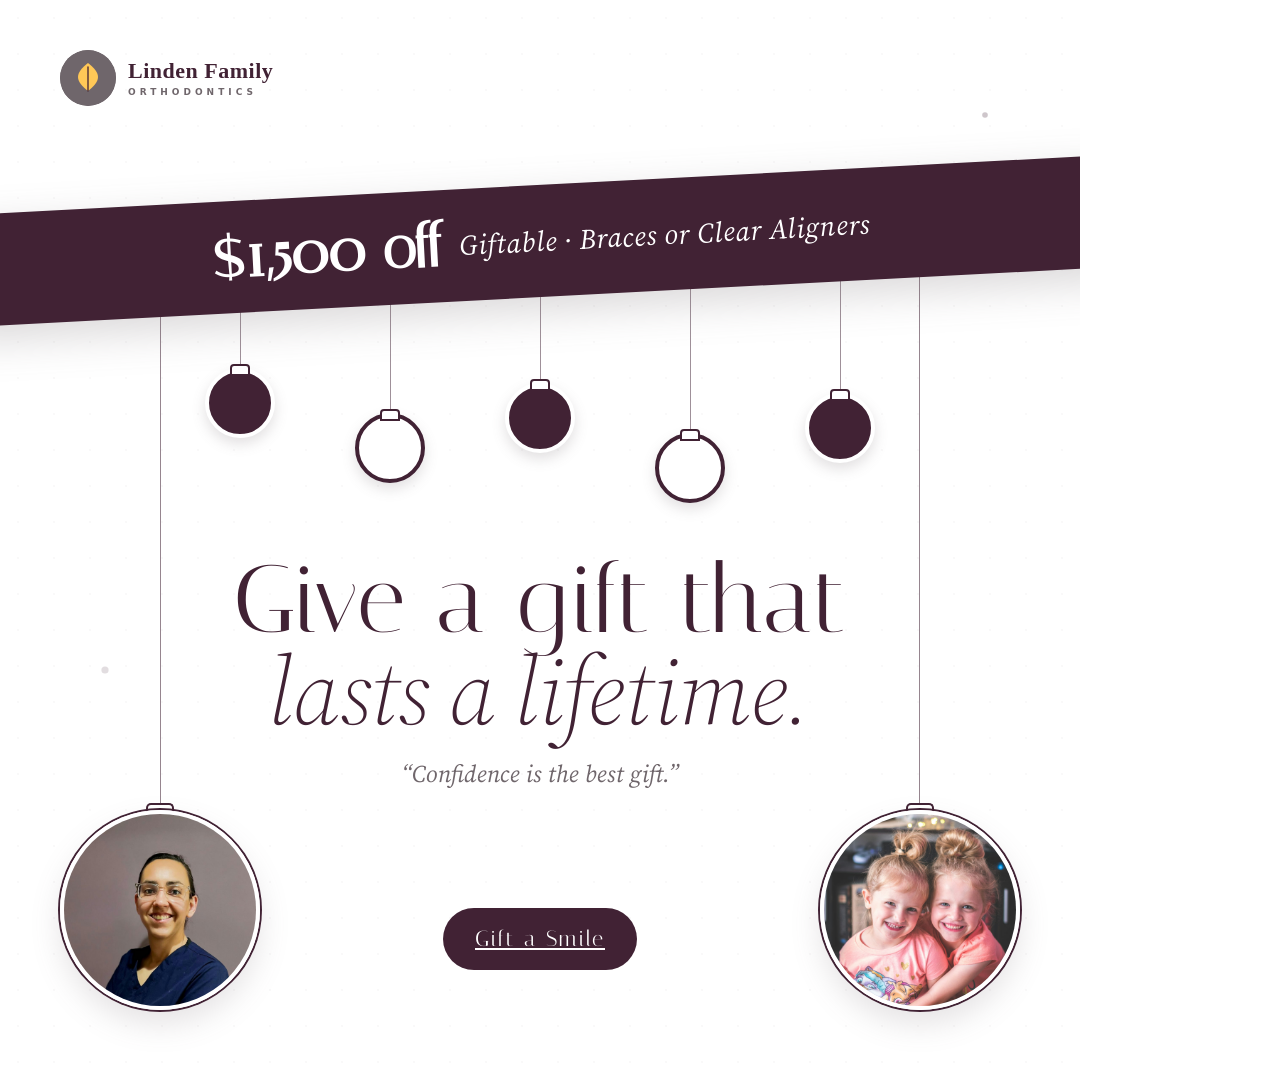
<file: holiday-2026.html>
<!DOCTYPE html>
<html lang="en">
<head>
<meta charset="UTF-8" />
<title>Linden Family · Holiday 2026</title>
<!--
  Campaign: Holiday 2026
  Font: Italiana (display) + Source Serif 4 (body)
  Reference: Tennessee + Superior holiday ads - banner with $ offer, hanging ornaments, snowflakes, photo with festive accents
  Boss copy (verbatim):
    Headline: "Give a gift that lasts a lifetime"
    Sub:      "Confidence is the best gift"
-->
<link rel="preconnect" href="https://fonts.googleapis.com">
<link rel="preconnect" href="https://fonts.gstatic.com" crossorigin>
<link href="https://fonts.googleapis.com/css2?family=Italiana&family=Source+Serif+4:ital,opsz,wght@0,8..60,200..900;1,8..60,200..900&display=swap" rel="stylesheet">
<style>
  /* ============================================================
     LINDEN FAMILY ORTHODONTICS - BRANDED DEMO (Terracotta + Sage)
     Fake brand applied to seasonal template. See BRAND-KIT.md.
     ============================================================ */
  :root {
    --ink: #412234;
    --charcoal: #6F666B;
    --graphite: #6F666B;
    --mid: #6F666B;
    --line: #FFFFFF;
    --soft: #FFFFFF;
    --paper: #FFFFFF;
    --bone: #FFFFFF;
  }
  *,*::before,*::after { box-sizing: border-box; margin: 0; padding: 0; }
  html, body {
    width: 1080px; height: 1080px;
    overflow: hidden;
    background: #FFFFFF;
    font-family: 'Source Serif 4', Georgia, serif;
    -webkit-font-smoothing: antialiased;
  }
  body {
    display: flex; justify-content: center; align-items: center;
  }
  .ad {
    width: 1080px; height: 1080px;
    background: var(--paper); color: var(--ink);
    position: relative; overflow: hidden;
    box-shadow: 0 30px 80px -20px rgba(111,102,107,.25);
    background-image:
      radial-gradient(circle, rgba(111,102,107,.04) 1px, transparent 1.5px);
    background-size: 36px 36px;
  }

  /* Logo top */
  .logo {
    position: absolute; top: 50px; left: 60px;
    display: flex; align-items: center; gap: 12px;
    z-index: 5;
  }
  .logo__mark {
    width: 56px; height: 56px;
    background: var(--ink); color: var(--paper);
    display: grid; place-items: center;
    font-family: 'Italiana', serif;
    font-size: 28px;
    border-radius: 50%;
  }
  .logo__type {
    font-family: 'Italiana', serif;
    font-size: 26px; line-height: 1;
    letter-spacing: 4px;
  }
  .logo__type small {
    display: block; font-family: 'Source Serif 4', serif;
    font-size: 9px; letter-spacing: 5px;
    text-transform: uppercase; color: var(--mid);
    font-weight: 600; margin-top: 6px;
  }

  /* Snowflakes scattered */
  .snow {
    position: absolute;
    color: var(--ink); opacity: .25;
    pointer-events: none;
  }
  .snow svg { width: 100%; height: 100%; fill: currentColor;}
  .snow--s1 { top: 80px; right: 60px; width: 70px;}
  .snow--s2 { top: 240px; right: 200px; width: 40px; opacity: .15;}
  .snow--s3 { bottom: 360px; left: 60px; width: 90px; opacity: .15;}
  .snow--s4 { bottom: 140px; right: 100px; width: 55px;}
  .snow--s5 { bottom: 240px; left: 280px; width: 35px; opacity: .2;}

  /* Banner with $ offer */
  .banner {
    position: absolute;
    top: 185px; left: -40px; right: -40px;
    background: var(--ink); color: var(--paper);
    transform: rotate(-3deg);
    padding: 26px 80px;
    display: flex;
    justify-content: center;
    align-items: center;
    gap: 18px;
    box-shadow: 0 14px 40px rgba(111,102,107,.25);
    z-index: 4;
  }
  .banner b {
    font-family: 'Italiana', serif;
    font-size: 60px; letter-spacing: -1px;
    line-height: 1;
    display: inline-flex;
    align-items: center;
  }
  .banner span {
    font-family: 'Source Serif 4', serif;
    font-style: italic;
    font-size: 28px; letter-spacing: 1px;
    line-height: 1;
    display: inline-flex;
    align-items: center;
  }

  /* Hanging ornaments */
  .ornaments {
    position: absolute;
    top: 240px; left: 0; right: 0;
    display: flex; justify-content: center;
    gap: 80px;
    z-index: 3;
  }
  .orn {
    position: relative;
  }
  .orn__string {
    width: 1px; height: 80px;
    background: var(--ink);
    margin: 0 auto;
    opacity: .5;
  }
  .orn__ball {
    width: 70px; height: 70px;
    border-radius: 50%;
    background: var(--ink);
    margin-top: -2px;
    border: 4px solid var(--paper);
    box-shadow: 0 6px 14px rgba(111,102,107,.2);
    position: relative;
  }
  .orn__ball::before {
    content: ""; position: absolute;
    top: -8px; left: 50%; transform: translateX(-50%);
    width: 20px; height: 12px;
    background: var(--paper);
    border: 2px solid var(--ink);
    border-radius: 4px 4px 0 0;
  }
  .orn:nth-child(2) .orn__ball { background: var(--soft); border-color: var(--ink);}
  .orn:nth-child(3) .orn__ball { background: var(--ink);}
  .orn:nth-child(4) .orn__ball { background: var(--paper); border-color: var(--ink);}
  .orn:nth-child(5) .orn__ball { background: var(--ink);}

  .orn:nth-child(1) .orn__string { height: 130px;}
  .orn:nth-child(2) .orn__string { height: 175px;}
  .orn:nth-child(3) .orn__string { height: 145px;}
  .orn:nth-child(4) .orn__string { height: 195px;}
  .orn:nth-child(5) .orn__string { height: 155px;}

  /* Headline below */
  .hero {
    position: absolute;
    bottom: 290px; left: 60px; right: 60px;
    text-align: center;
    z-index: 4;
  }
  .hero h1 {
    font-family: 'Italiana', serif;
    font-weight: 400;
    font-size: 96px; line-height: .95;
    letter-spacing: 1px;
    color: var(--ink);
  }
  .hero h1 .lasts {
    font-family: 'Source Serif 4', serif;
    font-style: italic; font-weight: 300;
    letter-spacing: -1px;
  }
  .hero .sub {
    margin-top: 20px;
    font-family: 'Source Serif 4', serif;
    font-style: italic;
    font-size: 24px; color: var(--charcoal);
  }

  /* Photo zones — symmetric left + right, styled as ornaments */
  .photo {
    position: absolute;
    bottom: 70px;
    width: 200px; height: 200px;
    border-radius: 50%;
    background: var(--soft);
    background-image:
      repeating-linear-gradient(-45deg,
        rgba(111,102,107,.04) 0,
        rgba(111,102,107,.04) 1px,
        transparent 1px,
        transparent 14px);
    border: 4px solid var(--paper);
    box-shadow:
      0 0 0 2px #412234,
      0 14px 30px rgba(111,102,107,.18);
    display: grid; place-items: center;
    z-index: 5;
  }
  .photo--left  { left: 60px; }
  .photo--right { right: 60px; }

  /* Hanging string + cap so photos read as ornaments */
  .photo-string {
    position: absolute;
    bottom: 270px;
    width: 1px;
    height: 570px;
    background: #412234;
    opacity: .55;
    z-index: 3;
  }
  .photo-string--left  { left: 160px; }
  .photo-string--right { right: 160px; }
  .photo-cap {
    position: absolute;
    bottom: 263px;
    width: 28px;
    height: 14px;
    background: var(--paper);
    border: 2px solid #412234;
    border-bottom: 0;
    border-radius: 5px 5px 0 0;
    z-index: 5;
  }
  .photo-cap--left  { left: 146px; }
  .photo-cap--right { right: 146px; }
  .photo__lbl {
    background: var(--paper); border: 1px solid var(--line);
    padding: 8px 14px;
    border-radius: 999px;
    font-family: 'Source Serif 4', serif;
    font-size: 9px; letter-spacing: 4px;
    text-transform: uppercase; color: var(--mid);
    font-weight: 700;
  }

  /* Bottom CTA — centered between the two photos */
  .footer-cta {
    position: absolute;
    left: 50%; transform: translateX(-50%);
    bottom: 110px;
    z-index: 5;
  }
  .footer-cta a {
    background: var(--ink); color: var(--paper);
    padding: 18px 32px; border-radius: 999px;
    font-family: 'Italiana', serif;
    font-size: 22px; letter-spacing: 2px;
    display: inline-block;
  }

    /* ============================================================
     LINDEN FAMILY ORTHODONTICS - BRAND INTEGRATION OVERRIDES
     Charcoal Blue + Golden Pollen + Tea Green + Midnight Violet
     ============================================================ */
  :root {
    --terra: #FFC857;
    --terra-deep: #412234;
    --sage: rgba(111,102,107,0.10);
    --sage-deep: #6F666B;
    --sage-dark: #6F666B;
    --ivory: #FFFFFF;
    --linden-line: #6F666B;
    --ink-violet: #412234;
  }
  /* Logo mark - charcoal blue circle with golden leaf */
  .logo__mark {
    background: #6F666B !important;
    color: #FFFFFF !important;
    border-color: #6F666B !important;
    overflow: hidden;
    padding: 0;
  }
  .logo__mark .brand-logo-mark {
    width: 100%; height: 100%; display: block;
  }

  /* CTAs and accent surfaces - golden pollen */
  .cta, .card__cta, .schedule-btn, .schedule, .consult-pill, .book-cta,
  .free-pill, .cta-banner, .offer-pill, .offer-bar__btn, .schedule-badge {
    background: #FFC857 !important;
    color: #6F666B !important;
    border-color: #FFC857 !important;
  }
  .cta:hover, .card__cta:hover { background: #412234 !important; }

  /* Inverted/dark ads (Black Friday) - midnight violet for max drama */
  .ad--ink { background: #412234 !important; }
  .score-bar, .footer-cta__bar { background: #6F666B !important; }

  /* Offer stamps - golden pollen accent */
  .stamp, .offer-stamp, .ny-stamp {
    background: #FFC857 !important;
    color: #6F666B !important;
    border-color: #FFC857 !important;
  }
  .stamp b, .stamp .num, .stamp span { color: #6F666B !important; }

  /* Star ratings, special accents */
  .proof__stars { color: #FFC857 !important; }

  /* Photo placeholder backgrounds - tea green */
  .photo, .portrait, .ad-preview {
    background-color: rgba(111,102,107,0.10) !important;
  }
  .photo__lbl, .portrait__lbl {
    background: #FFFFFF !important;
    border-color: #6F666B !important;
    color: #6F666B !important;
  }

  /* AI image placement */
  .photo__img, .portrait__img {
    position: absolute;
    inset: 0;
    width: 100%; height: 100%;
    object-fit: cover;
    display: block;
    z-index: 1;
  }
  .portrait { position: relative; overflow: hidden; } .photo { overflow: hidden; }
  .portrait { border-radius: 50%; }

  /* Container labels overlaid on top of images */
  .photo .photo__lbl, .portrait .portrait__lbl, .ad-preview .photo__lbl {
    z-index: 0;
  }

  /* Header / sectional ink fills - midnight violet */
  .holiday-tag, .reserve { border-color: #412234 !important; }


  /* === Uniform brand wordmark (Lora) across all ads === */
  @import url('https://fonts.googleapis.com/css2?family=Lora:wght@500;600;700&family=Inter:wght@600;700&display=swap');
  .logo {
    display: flex !important;
    align-items: center !important;
    gap: 12px !important;
  }
  .logo__mark {
    width: 56px !important;
    height: 56px !important;
    flex-shrink: 0 !important;
    border-radius: 50% !important;
  }
  .logo__type {
    font-family: 'Lora', Georgia, serif !important;
    font-weight: 600 !important;
    font-size: 22px !important;
    line-height: 1 !important;
    letter-spacing: 0.5px !important;
    text-transform: none !important;
    font-style: normal !important;
  }
  .logo__type small {
    display: block !important;
    font-family: 'Inter', system-ui, sans-serif !important;
    font-weight: 600 !important;
    font-size: 9px !important;
    letter-spacing: 4px !important;
    text-transform: uppercase !important;
    margin-top: 6px !important;
    line-height: 1 !important;
    font-style: normal !important;
  }
</style>
</head>
<body>
  <section class="ad">
    <div class="logo">
      <div class="logo__mark"><svg viewBox="0 0 56 56" xmlns="http://www.w3.org/2000/svg" class="brand-logo-mark"><circle cx="28" cy="28" r="28" fill="#6F666B"/><path d="M28 13 C22 18 18 22 18 27 C18 32 22 36 28 41 C34 36 38 32 38 27 C38 22 34 18 28 13 Z" fill="#FFC857"/><path d="M28 17 L28 41" stroke="#412234" stroke-width="1.3" stroke-linecap="round"/></svg></div>
      <div class="logo__type">Linden Family<small>Orthodontics</small></div>
    </div>

    <span class="snow snow--s1"><svg viewBox="0 0 100 100"><path d="M50 5 v90 M5 50 h90 M20 20 l60 60 M80 20 l-60 60"/><circle cx="50" cy="50" r="4"/></svg></span>
    <span class="snow snow--s2"><svg viewBox="0 0 100 100"><path d="M50 5 v90 M5 50 h90 M20 20 l60 60 M80 20 l-60 60"/></svg></span>
    <span class="snow snow--s3"><svg viewBox="0 0 100 100"><path d="M50 5 v90 M5 50 h90 M20 20 l60 60 M80 20 l-60 60"/><circle cx="50" cy="50" r="4"/></svg></span>
    <span class="snow snow--s4"><svg viewBox="0 0 100 100"><path d="M50 5 v90 M5 50 h90 M20 20 l60 60 M80 20 l-60 60"/></svg></span>
    <span class="snow snow--s5"><svg viewBox="0 0 100 100"><path d="M50 5 v90 M5 50 h90"/></svg></span>

    <div class="banner">
      <b>$1,500 off</b>
      <span>Giftable · Braces or Clear Aligners</span>
    </div>

    <div class="ornaments">
      <div class="orn"><div class="orn__string"></div><div class="orn__ball"></div></div>
      <div class="orn"><div class="orn__string"></div><div class="orn__ball"></div></div>
      <div class="orn"><div class="orn__string"></div><div class="orn__ball"></div></div>
      <div class="orn"><div class="orn__string"></div><div class="orn__ball"></div></div>
      <div class="orn"><div class="orn__string"></div><div class="orn__ball"></div></div>
    </div>

    <div class="hero">
      <h1>Give a gift that<br/><span class="lasts">lasts a lifetime.</span></h1>
      <p class="sub">&ldquo;Confidence is the best gift.&rdquo;</p>
    </div>

    <span class="photo-string photo-string--left" aria-hidden="true"></span>
    <span class="photo-cap photo-cap--left" aria-hidden="true"></span>
    <div class="photo photo--left">
      <img class="photo__img" src="photos/HO-01a.jpg" alt="Photo HO-01a" loading="lazy" />
      <span class="photo__lbl">[ Photo &middot; HO-01a ]</span>
    </div>

    <span class="photo-string photo-string--right" aria-hidden="true"></span>
    <span class="photo-cap photo-cap--right" aria-hidden="true"></span>
    <div class="photo photo--right">
      <img class="photo__img" src="photos/HO-01b.jpg" alt="Photo HO-01b" loading="lazy" />
      <span class="photo__lbl">[ Photo &middot; HO-01b ]</span>
    </div>

    <div class="footer-cta">
      <a href="#">Gift a Smile</a>
    </div>
  </section>
</body>
</html>
</file>
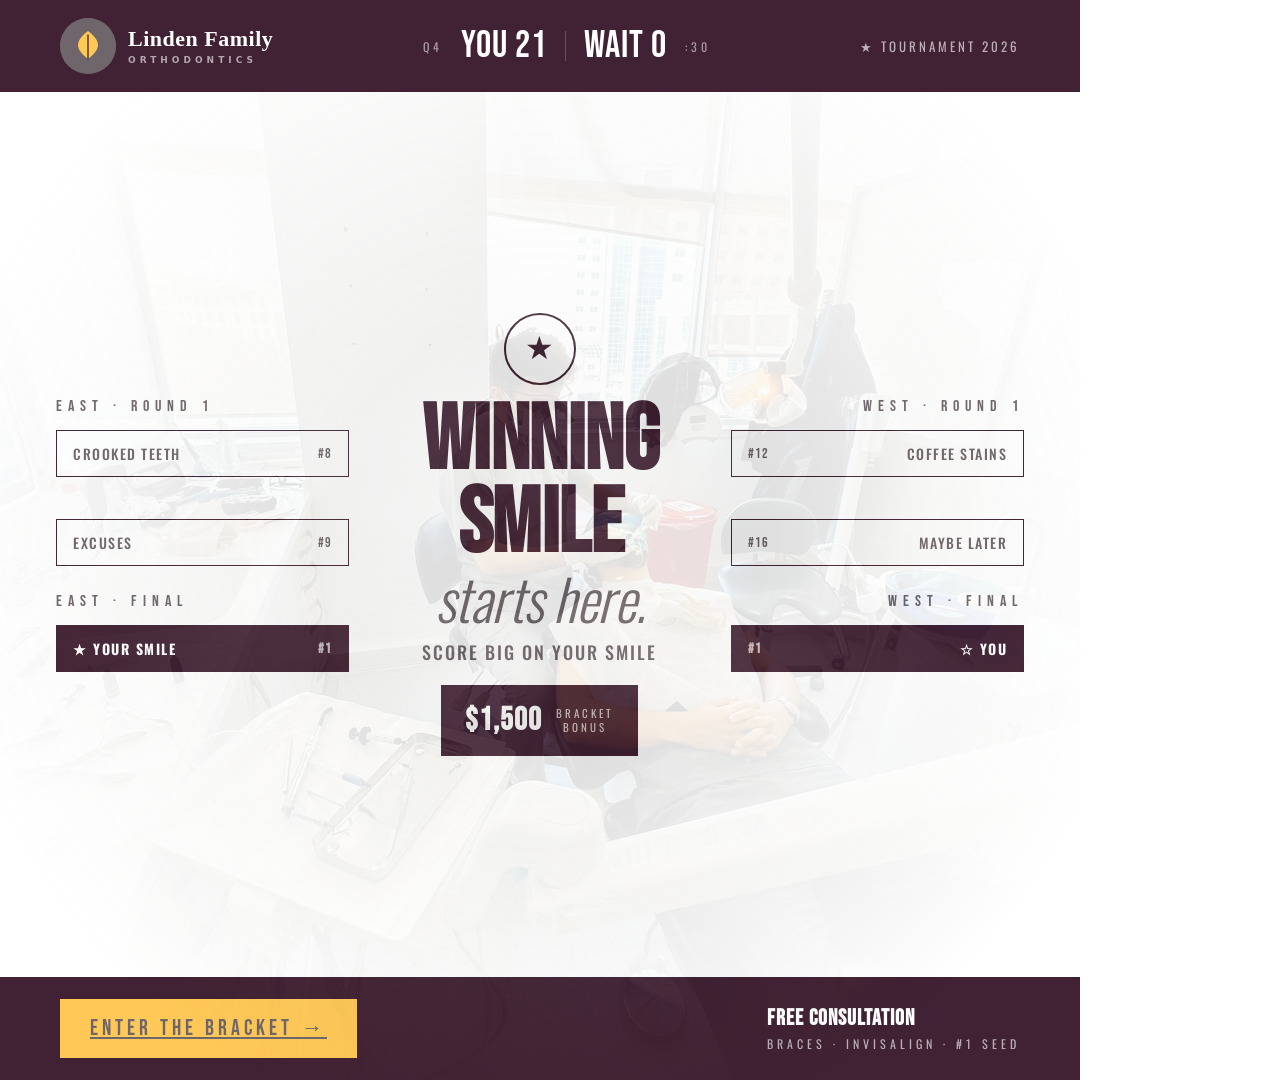
<file: march-madness-2026.html>
<!DOCTYPE html>
<html lang="en">
<head>
<meta charset="UTF-8" />
<title>Linden Family · March Madness 2026</title>
<!--
  Campaign: March Madness 2026
  Font: Bebas Neue (display) + Oswald (body)
  Reference: Sports/tournament style - clean bracket, scoreboard treatment
  Boss copy (verbatim):
    Headline: "Winning smile starts here"
    Sub:      "Score big on your smile"
-->
<link rel="preconnect" href="https://fonts.googleapis.com">
<link rel="preconnect" href="https://fonts.gstatic.com" crossorigin>
<link href="https://fonts.googleapis.com/css2?family=Bebas+Neue&family=Oswald:wght@300..700&display=swap" rel="stylesheet">
<style>
  /* ============================================================
     LINDEN FAMILY ORTHODONTICS - BRANDED DEMO (Terracotta + Sage)
     Fake brand applied to seasonal template. See BRAND-KIT.md.
     ============================================================ */
  :root {
    --ink: #412234;
    --charcoal: #6F666B;
    --graphite: #6F666B;
    --mid: #6F666B;
    --line: #FFFFFF;
    --soft: #FFFFFF;
    --paper: #FFFFFF;
    --bone: #FFFFFF;
  }
  *,*::before,*::after { box-sizing: border-box; margin: 0; padding: 0; }
  html, body {
    width: 1080px; height: 1080px;
    overflow: hidden;
    background: #FFFFFF;
    font-family: 'Oswald', system-ui, sans-serif;
    -webkit-font-smoothing: antialiased;
  }
  body {
    display: flex; justify-content: center; align-items: center;
  }
  .ad {
    width: 1080px; height: 1080px;
    background: var(--paper); color: var(--ink);
    position: relative; overflow: hidden;
    box-shadow: 0 30px 80px -20px rgba(111,102,107,.25);
    display: grid; grid-template-rows: auto 1fr auto;
  }
  /* Ambient brand photo - centered behind bracket, low opacity */
  .ad__bg-photo {
    position: absolute;
    inset: 0;
    width: 100%; height: 100%;
    object-fit: cover;
    opacity: 0.12;
    z-index: 0;
    pointer-events: none;
    -webkit-mask-image: radial-gradient(ellipse at center, #000 30%, transparent 80%);
    mask-image: radial-gradient(ellipse at center, #000 30%, transparent 80%);
  }
  .score-bar, .bracket-area, .footer-cta { position: relative; z-index: 1; }

  /* Top scoreboard bar */
  .score-bar {
    background: var(--ink); color: var(--paper);
    padding: 18px 60px;
    display: grid; grid-template-columns: auto 1fr auto;
    align-items: center; gap: 24px;
  }
  .logo {
    display: flex; align-items: center; gap: 12px;
  }
  .logo__mark {
    width: 46px; height: 46px;
    background: var(--paper); color: var(--ink);
    border-radius: 6px;
    display: grid; place-items: center;
    font-family: 'Bebas Neue', sans-serif;
    font-size: 24px;
  }
  .logo__type {
    font-family: 'Bebas Neue', sans-serif;
    font-size: 22px; line-height: 1;
    letter-spacing: 4px;
  }
  .logo__type small {
    display: block; font-family: 'Oswald', sans-serif;
    font-size: 9px; letter-spacing: 5px;
    color: rgba(255,255,255,.6);
    font-weight: 500; margin-top: 5px;
  }
  .score {
    text-align: center;
    display: flex; justify-content: center;
    align-items: center; gap: 18px;
  }
  .score__lbl {
    font-family: 'Oswald', sans-serif;
    font-size: 12px; letter-spacing: 4px;
    text-transform: uppercase;
    color: rgba(255,255,255,.55);
  }
  .score__num {
    font-family: 'Bebas Neue', sans-serif;
    font-size: 38px; line-height: 1;
    letter-spacing: 1px;
  }
  .score__sep {
    width: 1px; height: 30px;
    background: rgba(255,255,255,.2);
  }
  .score-bar__date {
    font-family: 'Oswald', sans-serif;
    font-size: 13px; letter-spacing: 3px;
    text-transform: uppercase;
    color: rgba(255,255,255,.65);
  }

  /* Main bracket area */
  .bracket-wrap {
    display: grid; grid-template-columns: 1fr 1.1fr 1fr;
    gap: 30px; padding: 50px 56px;
    align-items: center;
  }

  .bracket {
    display: grid; gap: 14px;
  }
  .bracket--right { text-align: right;}
  .bracket-region {
    font-family: 'Bebas Neue', sans-serif;
    font-size: 16px; letter-spacing: 6px;
    color: var(--mid);
  }
  .game {
    background: var(--paper);
    border: 1.5px solid var(--ink);
    padding: 12px 16px;
    display: flex; align-items: center;
    justify-content: space-between;
    gap: 12px;
    font-family: 'Oswald', sans-serif;
    font-size: 14px; font-weight: 500;
    text-transform: uppercase;
    letter-spacing: 1.5px;
    color: var(--charcoal);
  }
  .game small {
    font-family: 'Bebas Neue', sans-serif;
    font-size: 14px; color: var(--mid);
    letter-spacing: 1px;
  }
  .bracket--right .game { flex-direction: row-reverse; }
  .game--win {
    background: var(--ink); color: var(--paper);
    border-color: var(--ink);
    font-weight: 700;
  }
  .game--win small { color: rgba(255,255,255,.7);}
  .bracket-line {
    display: block;
    height: 30px; width: 30px;
    border-right: 2px solid var(--line);
    border-bottom: 2px solid var(--line);
    margin: -8px 12px -8px auto;
  }
  .bracket--right .bracket-line {
    border-right: 0;
    border-left: 2px solid var(--line);
    margin: -8px auto -8px 12px;
  }

  /* Center hook */
  .hook {
    text-align: center;
  }
  .hook__trophy {
    width: 72px; height: 72px;
    border: 2.5px solid var(--ink);
    border-radius: 50%;
    margin: 0 auto 16px;
    display: grid; place-items: center;
    font-family: 'Bebas Neue', sans-serif;
    font-size: 32px;
  }
  .hook h1 {
    font-family: 'Bebas Neue', sans-serif;
    font-size: 92px; line-height: .9;
    letter-spacing: -.5px;
  }
  .hook h1 em {
    font-family: 'Oswald', sans-serif;
    font-style: italic; font-weight: 300;
    text-transform: none;
    letter-spacing: -.5px;
    color: var(--charcoal);
    font-size: 56px;
    display: block; margin-top: 6px;
  }
  .hook__sub {
    margin-top: 16px;
    font-family: 'Oswald', sans-serif;
    font-size: 18px; font-weight: 500;
    color: var(--graphite);
    text-transform: uppercase;
    letter-spacing: 2px;
  }
  .hook__offer {
    margin-top: 20px;
    background: var(--ink); color: var(--paper);
    padding: 16px 24px;
    display: inline-flex; align-items: center; gap: 14px;
  }
  .hook__offer b {
    font-family: 'Bebas Neue', sans-serif;
    font-size: 32px; letter-spacing: 1px;
  }
  .hook__offer span {
    font-family: 'Oswald', sans-serif;
    font-size: 11px; letter-spacing: 3px;
    text-transform: uppercase;
    color: rgba(255,255,255,.7);
    line-height: 1.3;
  }

  /* Footer */
  .footer {
    background: var(--ink); color: var(--paper);
    padding: 22px 60px;
    display: flex; justify-content: space-between;
    align-items: center;
    gap: 24px;
  }
  .cta {
    background: var(--paper); color: var(--ink);
    padding: 16px 30px;
    font-family: 'Bebas Neue', sans-serif;
    font-size: 22px; letter-spacing: 4px;
    text-transform: uppercase;
    display: inline-flex; align-items: center; gap: 14px;
  }
  .footer__meta {
    font-family: 'Oswald', sans-serif;
    font-size: 12px; letter-spacing: 4px;
    text-transform: uppercase;
    color: rgba(255,255,255,.65);
  }
  .footer__meta b {
    font-family: 'Bebas Neue', sans-serif;
    font-size: 22px; letter-spacing: 1px;
    color: var(--paper);
    text-transform: none; display: block;
    margin-bottom: 3px;
  }

    /* ============================================================
     LINDEN FAMILY ORTHODONTICS - BRAND INTEGRATION OVERRIDES
     Charcoal Blue + Golden Pollen + Tea Green + Midnight Violet
     ============================================================ */
  :root {
    --terra: #FFC857;
    --terra-deep: #412234;
    --sage: rgba(111,102,107,0.10);
    --sage-deep: #6F666B;
    --sage-dark: #6F666B;
    --ivory: #FFFFFF;
    --linden-line: #6F666B;
    --ink-violet: #412234;
  }
  /* Logo mark - charcoal blue circle with golden leaf */
  .logo__mark {
    background: #6F666B !important;
    color: #FFFFFF !important;
    border-color: #6F666B !important;
    overflow: hidden;
    padding: 0;
  }
  .logo__mark .brand-logo-mark {
    width: 100%; height: 100%; display: block;
  }

  /* CTAs and accent surfaces - golden pollen */
  .cta, .card__cta, .schedule-btn, .schedule, .consult-pill, .book-cta,
  .free-pill, .cta-banner, .offer-pill, .offer-bar__btn, .schedule-badge {
    background: #FFC857 !important;
    color: #6F666B !important;
    border-color: #FFC857 !important;
  }
  .cta:hover, .card__cta:hover { background: #412234 !important; }

  /* Inverted/dark ads (Black Friday) - midnight violet for max drama */
  .ad--ink { background: #412234 !important; }
  .score-bar, .footer-cta__bar { background: #412234 !important; }

  /* Offer stamps - golden pollen accent */
  .stamp, .offer-stamp, .ny-stamp {
    background: #FFC857 !important;
    color: #6F666B !important;
    border-color: #FFC857 !important;
  }
  .stamp b, .stamp .num, .stamp span { color: #6F666B !important; }

  /* Star ratings, special accents */
  .proof__stars { color: #FFC857 !important; }

  /* Photo placeholder backgrounds - tea green */
  .photo, .portrait, .ad-preview {
    background-color: rgba(111,102,107,0.10) !important;
  }
  .photo__lbl, .portrait__lbl {
    background: #FFFFFF !important;
    border-color: #6F666B !important;
    color: #6F666B !important;
  }

  /* AI image placement */
  .photo__img, .portrait__img {
    position: absolute;
    inset: 0;
    width: 100%; height: 100%;
    object-fit: cover;
    display: block;
    z-index: 1;
  }
  .portrait { position: relative; overflow: hidden; } .photo { overflow: hidden; }
  .portrait { border-radius: 50%; }

  /* Container labels overlaid on top of images */
  .photo .photo__lbl, .portrait .portrait__lbl, .ad-preview .photo__lbl {
    z-index: 0;
  }

  /* Header / sectional ink fills - midnight violet */
  .holiday-tag, .reserve { border-color: #412234 !important; }


  /* === Uniform brand wordmark (Lora) across all ads === */
  @import url('https://fonts.googleapis.com/css2?family=Lora:wght@500;600;700&family=Inter:wght@600;700&display=swap');
  .logo {
    display: flex !important;
    align-items: center !important;
    gap: 12px !important;
  }
  .logo__mark {
    width: 56px !important;
    height: 56px !important;
    flex-shrink: 0 !important;
    border-radius: 50% !important;
  }
  .logo__type {
    font-family: 'Lora', Georgia, serif !important;
    font-weight: 600 !important;
    font-size: 22px !important;
    line-height: 1 !important;
    letter-spacing: 0.5px !important;
    text-transform: none !important;
    font-style: normal !important;
  }
  .logo__type small {
    display: block !important;
    font-family: 'Inter', system-ui, sans-serif !important;
    font-weight: 600 !important;
    font-size: 9px !important;
    letter-spacing: 4px !important;
    text-transform: uppercase !important;
    margin-top: 6px !important;
    line-height: 1 !important;
    font-style: normal !important;
  }
</style>
</head>
<body>
  <section class="ad">
    <img class="ad__bg-photo" src="photos/MM-01.jpg" alt="Photo MM-01" onerror="this.style.display='none'" />
    <div class="score-bar">
      <div class="logo">
        <div class="logo__mark"><svg viewBox="0 0 56 56" xmlns="http://www.w3.org/2000/svg" class="brand-logo-mark"><circle cx="28" cy="28" r="28" fill="#6F666B"/><path d="M28 13 C22 18 18 22 18 27 C18 32 22 36 28 41 C34 36 38 32 38 27 C38 22 34 18 28 13 Z" fill="#FFC857"/><path d="M28 17 L28 41" stroke="#412234" stroke-width="1.3" stroke-linecap="round"/></svg></div>
        <div class="logo__type">Linden Family<small>Orthodontics</small></div>
      </div>
      <div class="score">
        <span class="score__lbl">Q4</span>
        <span class="score__num">YOU 21</span>
        <span class="score__sep"></span>
        <span class="score__num">WAIT 0</span>
        <span class="score__lbl">:30</span>
      </div>
      <span class="score-bar__date">★ Tournament 2026</span>
    </div>

    <div class="bracket-wrap">
      <div class="bracket" aria-hidden="true">
        <p class="bracket-region">East · Round 1</p>
        <div class="game"><span>Crooked Teeth</span><small>#8</small></div>
        <span class="bracket-line"></span>
        <div class="game"><span>Excuses</span><small>#9</small></div>
        <p class="bracket-region" style="margin-top: 12px;">East · Final</p>
        <div class="game game--win"><span>★ Your Smile</span><small>#1</small></div>
      </div>

      <div class="hook">
        <div class="hook__trophy">★</div>
        <h1>Winning Smile<em>starts here.</em></h1>
        <p class="hook__sub">Score big on your smile</p>
        <div class="hook__offer">
          <b>$1,500</b>
          <span>BRACKET<br/>BONUS</span>
        </div>
      </div>

      <div class="bracket bracket--right" aria-hidden="true">
        <p class="bracket-region">West · Round 1</p>
        <div class="game"><span>Coffee Stains</span><small>#12</small></div>
        <span class="bracket-line"></span>
        <div class="game"><span>Maybe Later</span><small>#16</small></div>
        <p class="bracket-region" style="margin-top: 12px;">West &middot; Final</p>
        <div class="game game--win"><span>&star; You</span><small>#1</small></div>
      </div>
    </div>

    <div class="footer">
      <a class="cta" href="#">Enter the Bracket &rarr;</a>
      <div class="footer__meta">
        <b>Free Consultation</b>
        Braces &middot; Invisalign &middot; #1 Seed
      </div>
    </div>
  </section>
</body>
</html>
</file>
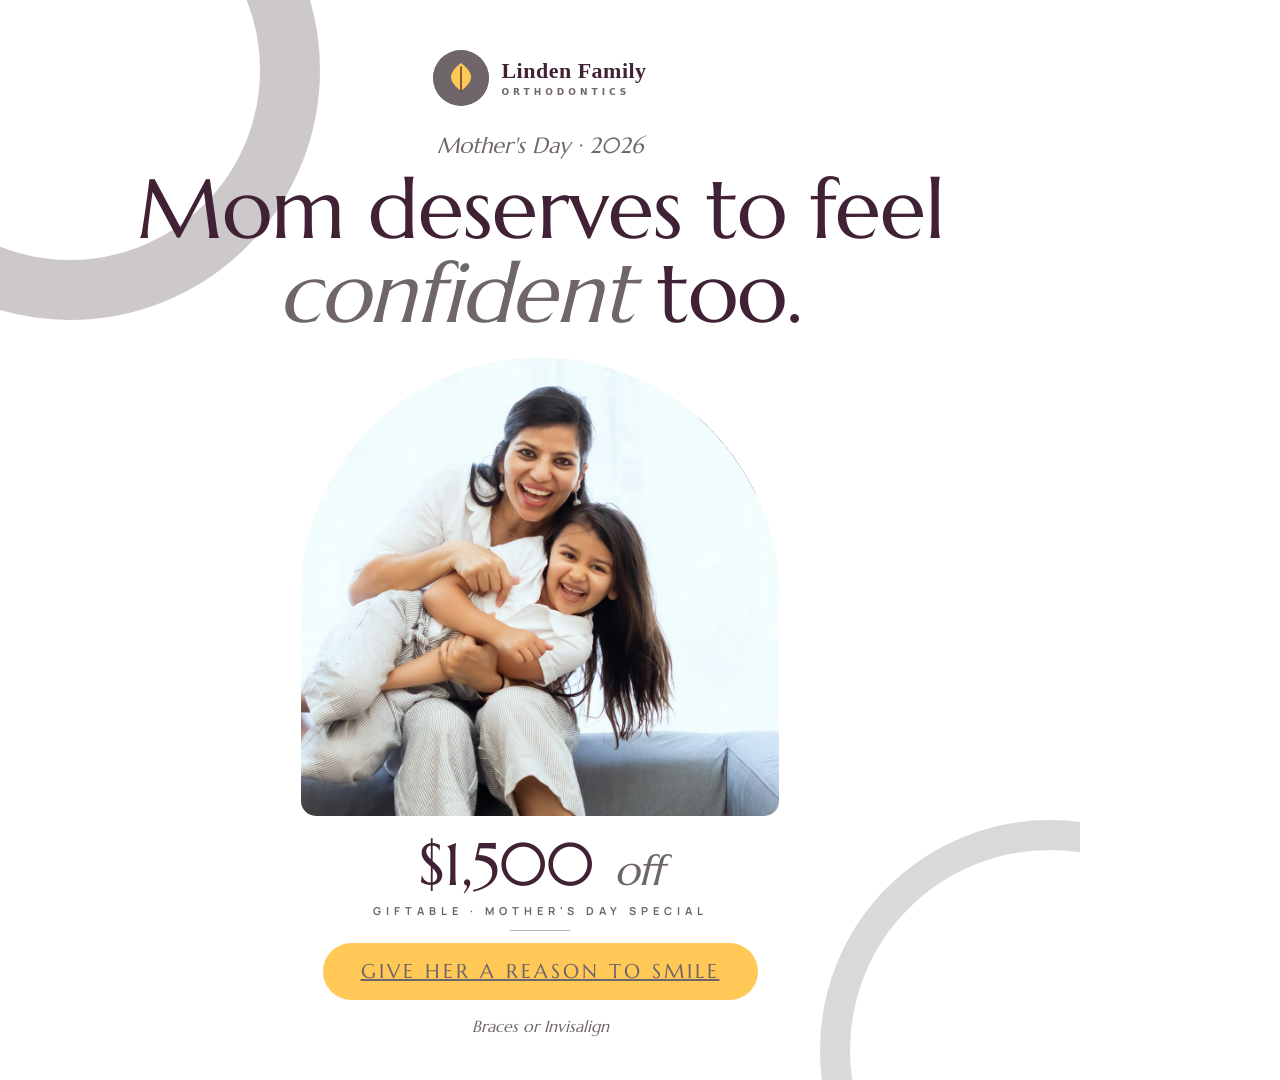
<file: mothers-day-2026.html>
<!DOCTYPE html>
<html lang="en">
<head>
<meta charset="UTF-8" />
<title>Linden Family · Mother's Day 2026</title>
<!--
  Campaign: Mother's Day 2026
  Font: Marcellus (display) + Manrope (UI)
  Reference: Vibrant Orthodontics Summer ad - bold display headline + center photo + free consult pill + schedule button below
  Boss copy (verbatim):
    Headline: "Mom deserves to feel confident too"
    Sub:      "Give her a reason to smile"
-->
<link rel="preconnect" href="https://fonts.googleapis.com">
<link rel="preconnect" href="https://fonts.gstatic.com" crossorigin>
<link href="https://fonts.googleapis.com/css2?family=Marcellus&family=Manrope:wght@400..800&display=swap" rel="stylesheet">
<style>
  /* ============================================================
     LINDEN FAMILY ORTHODONTICS - BRANDED DEMO (Terracotta + Sage)
     Fake brand applied to seasonal template. See BRAND-KIT.md.
     ============================================================ */
  :root {
    --ink: #412234;
    --charcoal: #6F666B;
    --graphite: #6F666B;
    --mid: #6F666B;
    --line: #FFFFFF;
    --soft: #FFFFFF;
    --paper: #FFFFFF;
    --bone: #FFFFFF;
  }
  *,*::before,*::after { box-sizing: border-box; margin: 0; padding: 0; }
  html, body {
    width: 1080px; height: 1080px;
    overflow: hidden;
    background: #FFFFFF;
    font-family: 'Manrope', system-ui, sans-serif;
    -webkit-font-smoothing: antialiased;
  }
  body {
    display: flex; justify-content: center; align-items: center;
  }
  .ad {
    width: 1080px; height: 1080px;
    background: var(--paper); color: var(--ink);
    position: relative; overflow: hidden;
    box-shadow: 0 30px 80px -20px rgba(111,102,107,.25);
    padding: 50px 56px 50px;
    display: grid;
    grid-template-rows: auto auto auto auto auto auto;
  }

  /* abstract floral arc - left top - grey accent rings */
  .arc {
    position: absolute;
    top: -180px; left: -180px;
    width: 500px; height: 500px;
    border-radius: 50%;
    border: 60px solid #6F666B;
    opacity: 0.35;
    pointer-events: none;
  }
  .arc-2 {
    position: absolute;
    bottom: -200px; right: -200px;
    width: 460px; height: 460px;
    border-radius: 50%;
    border: 30px solid #6F666B;
    opacity: 0.25;
    pointer-events: none;
  }

  /* Logo top center */
  .logo {
    display: flex; align-items: center; gap: 12px;
    justify-content: center;
    z-index: 5; position: relative;
  }
  .logo__mark {
    width: 50px; height: 50px;
    background: var(--ink); color: var(--paper);
    border-radius: 50%;
    display: grid; place-items: center;
    font-family: 'Marcellus', serif;
    font-size: 22px;
  }
  .logo__type {
    font-family: 'Marcellus', serif;
    font-size: 24px; line-height: 1;
    letter-spacing: 4px;
  }
  .logo__type small {
    display: block; font-family: 'Manrope', sans-serif;
    font-size: 9px; letter-spacing: 5px;
    color: var(--mid); font-weight: 600; margin-top: 6px;
    text-transform: uppercase;
  }

  /* Heading */
  .heading {
    margin-top: 26px;
    text-align: center;
    z-index: 5; position: relative;
  }
  .eyebrow {
    font-family: 'Marcellus', serif;
    font-style: italic;
    font-size: 22px; color: var(--charcoal);
    margin-bottom: 8px;
  }
  h1 {
    font-family: 'Marcellus', serif;
    font-weight: 400;
    font-size: 84px; line-height: 1;
    letter-spacing: -1px;
    color: var(--ink);
  }
  h1 .confident {
    font-style: italic;
    color: var(--charcoal);
  }

  /* Photo zone */
  .photo {
    margin: 22px auto 0;
    width: 480px; height: 460px;
    border-radius: 240px 240px 16px 16px;
    background: var(--soft);
    background-image:
      repeating-linear-gradient(-45deg,
        rgba(111,102,107,.04) 0,
        rgba(111,102,107,.04) 1px,
        transparent 1px,
        transparent 14px);
    border: 1px solid var(--line);
    display: grid; place-items: center;
    position: relative;
    z-index: 4;
  }
  .photo__lbl {
    background: var(--paper); border: 1px solid var(--line);
    padding: 12px 18px; border-radius: 999px;
    font-family: 'Manrope', sans-serif;
    font-size: 10px; letter-spacing: 5px;
    text-transform: uppercase; color: var(--mid);
    font-weight: 700;
  }
  .photo__stamp {
    position: absolute;
    top: 30px; right: -20px;
    width: 110px; height: 110px;
    border-radius: 50%;
    background: var(--ink); color: var(--paper);
    display: grid; place-items: center;
    text-align: center;
    transform: rotate(-9deg);
    border: 4px solid var(--paper);
  }
  .photo__stamp b {
    font-family: 'Marcellus', serif;
    font-style: italic;
    font-size: 18px; line-height: 1; display: block;
  }
  .photo__stamp span {
    font-family: 'Manrope', sans-serif;
    font-size: 9px; letter-spacing: 3px;
    color: rgba(255,255,255,.7);
    text-transform: uppercase; font-weight: 700;
    display: block; margin-top: 4px;
  }

  /* Offer block - prominent centered offer above CTA */
  .offer-block {
    margin: 18px auto 0;
    text-align: center;
    z-index: 5; position: relative;
  }
  .offer-block__amt {
    font-family: 'Marcellus', serif;
    font-size: 60px; line-height: 1;
    letter-spacing: -1px;
    color: var(--ink);
    display: block;
  }
  .offer-block__amt em {
    font-style: italic; font-weight: 400;
    color: var(--charcoal);
    font-size: 42px;
    margin-left: 4px;
  }
  .offer-block__lbl {
    font-family: 'Manrope', sans-serif;
    font-size: 11px; letter-spacing: 5px;
    text-transform: uppercase; color: var(--mid);
    font-weight: 700;
    margin-top: 8px; display: block;
  }
  .offer-block__rule {
    width: 60px; height: 1px;
    background: var(--ink); opacity: .35;
    margin: 12px auto 12px;
  }

  /* CTA banner - the action below the offer */
  .cta-banner {
    margin: 0 auto;
    display: inline-block;
    background: var(--ink); color: var(--paper);
    padding: 16px 38px;
    border-radius: 999px;
    font-family: 'Marcellus', serif;
    font-size: 20px; letter-spacing: 3px;
    text-transform: uppercase;
    z-index: 5; position: relative;
    text-align: center;
  }
  .cta-row {
    text-align: center;
    z-index: 5; position: relative;
  }

  /* Footer note */
  .footer-meta {
    margin-top: 16px;
    text-align: center;
    font-family: 'Marcellus', serif;
    font-style: italic;
    font-size: 16px; color: var(--charcoal);
    z-index: 5; position: relative;
  }
  .footer-meta em { font-style: italic; color: var(--graphite); }

    /* ============================================================
     LINDEN FAMILY ORTHODONTICS - BRAND INTEGRATION OVERRIDES
     Charcoal Blue + Golden Pollen + Tea Green + Midnight Violet
     ============================================================ */
  :root {
    --terra: #FFC857;
    --terra-deep: #412234;
    --sage: rgba(111,102,107,0.10);
    --sage-deep: #6F666B;
    --sage-dark: #6F666B;
    --ivory: #FFFFFF;
    --linden-line: #6F666B;
    --ink-violet: #412234;
  }
  /* Logo mark - charcoal blue circle with golden leaf */
  .logo__mark {
    background: #6F666B !important;
    color: #FFFFFF !important;
    border-color: #6F666B !important;
    overflow: hidden;
    padding: 0;
  }
  .logo__mark .brand-logo-mark {
    width: 100%; height: 100%; display: block;
  }

  /* CTAs and accent surfaces - golden pollen */
  .cta, .card__cta, .schedule-btn, .schedule, .consult-pill, .book-cta,
  .free-pill, .cta-banner, .offer-pill, .offer-bar__btn, .schedule-badge {
    background: #FFC857 !important;
    color: #6F666B !important;
    border-color: #FFC857 !important;
  }
  .cta:hover, .card__cta:hover { background: #412234 !important; }

  /* Inverted/dark ads (Black Friday) - midnight violet for max drama */
  .ad--ink { background: #412234 !important; }
  .score-bar, .footer-cta__bar { background: #6F666B !important; }

  /* Offer stamps - golden pollen accent */
  .stamp, .offer-stamp, .ny-stamp {
    background: #FFC857 !important;
    color: #6F666B !important;
    border-color: #FFC857 !important;
  }
  .stamp b, .stamp .num, .stamp span { color: #6F666B !important; }

  /* Star ratings, special accents */
  .proof__stars { color: #FFC857 !important; }

  /* Photo placeholder backgrounds - tea green */
  .photo, .portrait, .ad-preview {
    background-color: rgba(111,102,107,0.10) !important;
  }
  .photo__lbl, .portrait__lbl {
    background: #FFFFFF !important;
    border-color: #6F666B !important;
    color: #6F666B !important;
  }

  /* AI image placement */
  .photo__img, .portrait__img {
    position: absolute;
    inset: 0;
    width: 100%; height: 100%;
    object-fit: cover;
    display: block;
    z-index: 1;
  }
  .portrait { position: relative; overflow: hidden; } .photo { overflow: hidden; }
  .portrait { border-radius: 50%; }

  /* Container labels overlaid on top of images */
  .photo .photo__lbl, .portrait .portrait__lbl, .ad-preview .photo__lbl {
    z-index: 0;
  }

  /* Header / sectional ink fills - midnight violet */
  .holiday-tag, .reserve { border-color: #412234 !important; }


  /* === Uniform brand wordmark (Lora) across all ads === */
  @import url('https://fonts.googleapis.com/css2?family=Lora:wght@500;600;700&family=Inter:wght@600;700&display=swap');
  .logo {
    display: flex !important;
    align-items: center !important;
    gap: 12px !important;
  }
  .logo__mark {
    width: 56px !important;
    height: 56px !important;
    flex-shrink: 0 !important;
    border-radius: 50% !important;
  }
  .logo__type {
    font-family: 'Lora', Georgia, serif !important;
    font-weight: 600 !important;
    font-size: 22px !important;
    line-height: 1 !important;
    letter-spacing: 0.5px !important;
    text-transform: none !important;
    font-style: normal !important;
  }
  .logo__type small {
    display: block !important;
    font-family: 'Inter', system-ui, sans-serif !important;
    font-weight: 600 !important;
    font-size: 9px !important;
    letter-spacing: 4px !important;
    text-transform: uppercase !important;
    margin-top: 6px !important;
    line-height: 1 !important;
    font-style: normal !important;
  }
</style>
</head>
<body>
  <section class="ad">
    <span class="arc"></span>
    <span class="arc-2"></span>

    <div class="logo">
      <div class="logo__mark"><svg viewBox="0 0 56 56" xmlns="http://www.w3.org/2000/svg" class="brand-logo-mark"><circle cx="28" cy="28" r="28" fill="#6F666B"/><path d="M28 13 C22 18 18 22 18 27 C18 32 22 36 28 41 C34 36 38 32 38 27 C38 22 34 18 28 13 Z" fill="#FFC857"/><path d="M28 17 L28 41" stroke="#412234" stroke-width="1.3" stroke-linecap="round"/></svg></div>
      <div class="logo__type">Linden Family<small>Orthodontics</small></div>
    </div>

    <div class="heading">
      <p class="eyebrow">Mother's Day · 2026</p>
      <h1>Mom deserves to feel<br/><span class="confident">confident</span> too.</h1>
    </div>

    <div class="photo">
      <img class="photo__img" src="photos/MD-01.jpg" alt="Photo MD-01" loading="lazy" /><span class="photo__lbl">[ Photo · MD-01 ]</span>
      <span class="photo__stamp">
        <div>
          <b>From the<br/>family</b>
          <span>'26</span>
        </div>
      </span>
    </div>

    <div class="offer-block">
      <span class="offer-block__amt">$1,500 <em>off</em></span>
      <span class="offer-block__lbl">Giftable · Mother's Day Special</span>
      <div class="offer-block__rule" aria-hidden="true"></div>
    </div>

    <div class="cta-row">
      <a class="cta-banner" href="#">Give Her a Reason to Smile</a>
    </div>

    <p class="footer-meta">Braces <em>or</em> Invisalign</p>
  </section>
</body>
</html>
</file>
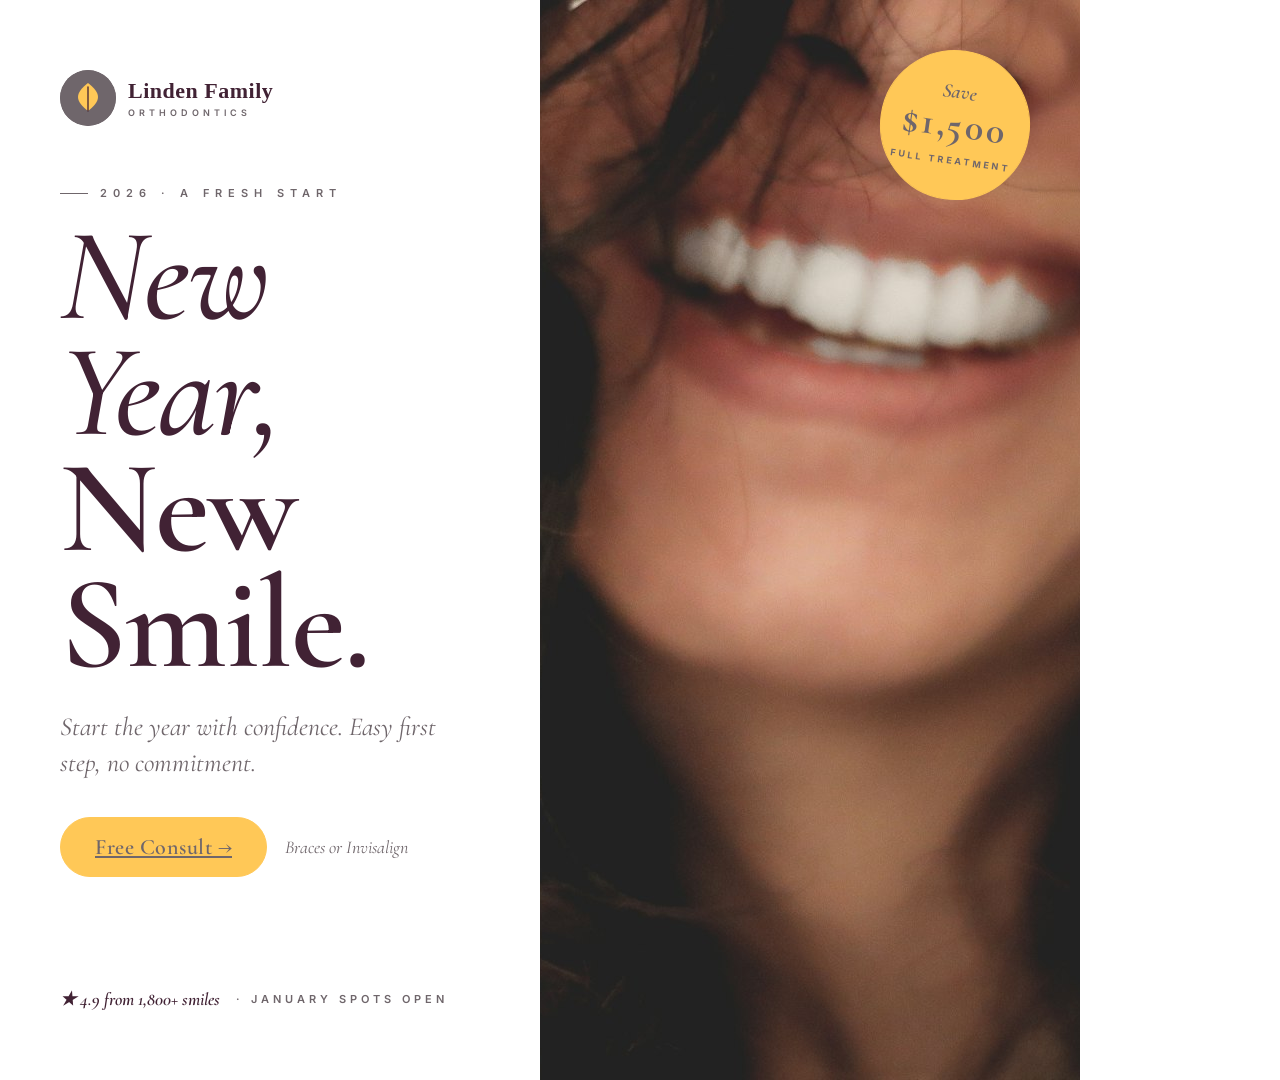
<file: new-years-2026.html>
<!DOCTYPE html>
<html lang="en">
<head>
<meta charset="UTF-8" />
<title>Linden Family · New Year's 2026</title>
<!--
  Campaign: New Year's 2026
  Font: Cormorant Garamond (display) + Inter (UI)
  Reference: NY_2026_V1_Square (Chang) - split layout, hand-drawn arrow at smile, oval CTA
  Boss copy (verbatim):
    Headline: "New Year, New Smile"
    Sub:      "Start the year with confidence"
-->
<link rel="preconnect" href="https://fonts.googleapis.com">
<link rel="preconnect" href="https://fonts.gstatic.com" crossorigin>
<link href="https://fonts.googleapis.com/css2?family=Cormorant+Garamond:ital,wght@0,400;0,500;0,600;0,700;1,400;1,500;1,600&family=Inter:wght@400;500;600;700&display=swap" rel="stylesheet">
<style>
  /* ============================================================
     LINDEN FAMILY ORTHODONTICS - BRANDED DEMO (Terracotta + Sage)
     Fake brand applied to seasonal template. See BRAND-KIT.md.
     ============================================================ */
  :root {
    --ink: #412234;
    --charcoal: #6F666B;
    --graphite: #6F666B;
    --mid: #6F666B;
    --line: #FFFFFF;
    --soft: #FFFFFF;
    --paper: #FFFFFF;
    --bone: #FFFFFF;
  }
  *,*::before,*::after { box-sizing: border-box; margin: 0; padding: 0; }
  html, body {
    width: 1080px; height: 1080px;
    overflow: hidden;
    background: #FFFFFF;
    font-family: 'Inter', system-ui, sans-serif;
    -webkit-font-smoothing: antialiased;
  }
  body {
    display: flex; justify-content: center; align-items: center;
  }
  .ad {
    width: 1080px; height: 1080px; background: var(--paper);
    color: var(--ink); position: relative; overflow: hidden;
    box-shadow: 0 30px 80px -20px rgba(111,102,107,.25);
    display: grid; grid-template-columns: 1fr 1fr;
  }

  /* LEFT - text */
  .left {
    padding: 70px 60px;
    display: flex; flex-direction: column; justify-content: space-between;
    background: var(--paper);
    position: relative;
  }
  .logo { display: flex; align-items: center; gap: 12px; }
  .logo__mark {
    width: 56px; height: 56px; border-radius: 50%;
    background: var(--ink); color: var(--paper);
    display: grid; place-items: center;
    font-weight: 700; letter-spacing: 1px;
  }
  .logo__type {
    font-family: 'Cormorant Garamond', serif;
    font-weight: 600; font-size: 22px;
    line-height: 1; letter-spacing: 1px;
  }
  .logo__type small {
    display: block; font-family: 'Inter', sans-serif;
    font-size: 9px; letter-spacing: 4px;
    text-transform: uppercase; color: var(--mid);
    margin-top: 5px; font-weight: 600;
  }

  .eyebrow {
    font-family: 'Inter', sans-serif;
    font-size: 11px; letter-spacing: 6px;
    text-transform: uppercase; color: var(--mid);
    font-weight: 600;
    margin-bottom: 18px;
    display: flex; align-items: center; gap: 12px;
  }
  .eyebrow::before {
    content: ""; width: 28px; height: 1px; background: var(--mid);
  }

  h1 {
    font-family: 'Cormorant Garamond', serif;
    font-weight: 500;
    font-size: 132px; line-height: .88;
    letter-spacing: -2px;
    color: var(--ink);
  }
  h1 .new {
    font-style: italic; font-weight: 500;
    display: block;
  }
  h1 .smile {
    font-weight: 600;
    display: block;
  }
  .sub {
    margin-top: 26px;
    font-family: 'Cormorant Garamond', serif;
    font-style: italic;
    font-size: 26px; color: var(--charcoal);
    line-height: 1.4; max-width: 380px;
  }

  .cta-row {
    margin-top: 36px;
    display: flex; align-items: center; gap: 18px;
  }
  .cta {
    font-family: 'Cormorant Garamond', serif;
    font-weight: 600;
    font-size: 22px;
    color: var(--ink);
    background: transparent;
    border: 1.5px solid var(--ink);
    padding: 16px 34px;
    border-radius: 999px;
    letter-spacing: .5px;
    display: inline-flex; align-items: center; gap: 10px;
  }
  .braces-line {
    font-family: 'Cormorant Garamond', serif;
    font-style: italic;
    font-size: 18px; color: var(--charcoal);
  }

  .footer-meta {
    display: flex; align-items: center; gap: 16px;
    font-family: 'Inter', sans-serif;
    font-size: 11px; letter-spacing: 4px;
    text-transform: uppercase; color: var(--mid);
    font-weight: 600;
  }
  .footer-meta b {
    font-family: 'Cormorant Garamond', serif;
    font-style: italic; font-size: 18px;
    color: var(--ink); text-transform: none;
    letter-spacing: 0; font-weight: 600;
  }

  /* RIGHT - photo zone */
  .right {
    background: var(--soft);
    position: relative; overflow: hidden;
  }
  .photo {
    position: absolute; inset: 0;
    background-image:
      repeating-linear-gradient(-45deg,
        rgba(111,102,107,.04) 0,
        rgba(111,102,107,.04) 1px,
        transparent 1px,
        transparent 14px);
    display: grid; place-items: center;
  }
  .photo__lbl {
    background: var(--paper); border: 1px solid var(--line);
    padding: 12px 18px; border-radius: 999px;
    font-size: 10px; letter-spacing: 5px; text-transform: uppercase;
    color: var(--mid); font-weight: 700;
  }

  /* Stamp top right */
  .stamp {
    position: absolute;
    top: 50px; right: 50px;
    width: 150px; height: 150px;
    border: 1.5px solid var(--ink);
    border-radius: 50%;
    display: grid; place-items: center;
    text-align: center;
    transform: rotate(8deg);
    background: var(--paper);
    z-index: 4;
  }
  .stamp b {
    font-family: 'Cormorant Garamond', serif;
    font-weight: 600; font-style: italic;
    font-size: 20px; line-height: 1; display: block;
  }
  .stamp .num {
    font-family: 'Cormorant Garamond', serif;
    font-weight: 700; font-size: 38px;
    line-height: 1; display: block; margin: 4px 0;
  }
  .stamp span {
    font-family: 'Inter', sans-serif;
    font-size: 9px; letter-spacing: 3px;
    text-transform: uppercase; color: var(--mid);
    font-weight: 700;
  }

    /* ============================================================
     LINDEN FAMILY ORTHODONTICS - BRAND INTEGRATION OVERRIDES
     Charcoal Blue + Golden Pollen + Tea Green + Midnight Violet
     ============================================================ */
  :root {
    --terra: #FFC857;
    --terra-deep: #412234;
    --sage: rgba(111,102,107,0.10);
    --sage-deep: #6F666B;
    --sage-dark: #6F666B;
    --ivory: #FFFFFF;
    --linden-line: #6F666B;
    --ink-violet: #412234;
  }
  /* Logo mark - charcoal blue circle with golden leaf */
  .logo__mark {
    background: #6F666B !important;
    color: #FFFFFF !important;
    border-color: #6F666B !important;
    overflow: hidden;
    padding: 0;
  }
  .logo__mark .brand-logo-mark {
    width: 100%; height: 100%; display: block;
  }

  /* CTAs and accent surfaces - golden pollen */
  .cta, .card__cta, .schedule-btn, .schedule, .consult-pill, .book-cta,
  .free-pill, .cta-banner, .offer-pill, .offer-bar__btn, .schedule-badge {
    background: #FFC857 !important;
    color: #6F666B !important;
    border-color: #FFC857 !important;
  }
  .cta:hover, .card__cta:hover { background: #412234 !important; }

  /* Inverted/dark ads (Black Friday) - midnight violet for max drama */
  .ad--ink { background: #412234 !important; }
  .score-bar, .footer-cta__bar { background: #6F666B !important; }

  /* Offer stamps - golden pollen accent */
  .stamp, .offer-stamp, .ny-stamp {
    background: #FFC857 !important;
    color: #6F666B !important;
    border-color: #FFC857 !important;
  }
  .stamp b, .stamp .num, .stamp span { color: #6F666B !important; }

  /* Star ratings, special accents */
  .proof__stars { color: #FFC857 !important; }

  /* Photo placeholder backgrounds - tea green */
  .photo, .portrait, .ad-preview {
    background-color: rgba(111,102,107,0.10) !important;
  }
  .photo__lbl, .portrait__lbl {
    background: #FFFFFF !important;
    border-color: #6F666B !important;
    color: #6F666B !important;
  }

  /* AI image placement */
  .photo__img, .portrait__img {
    position: absolute;
    inset: 0;
    width: 100%; height: 100%;
    object-fit: cover;
    display: block;
    z-index: 1;
  }
  .portrait { position: relative; overflow: hidden; } .photo { overflow: hidden; }
  .portrait { border-radius: 50%; }

  /* Container labels overlaid on top of images */
  .photo .photo__lbl, .portrait .portrait__lbl, .ad-preview .photo__lbl {
    z-index: 0;
  }

  /* Header / sectional ink fills - midnight violet */
  .holiday-tag, .reserve { border-color: #412234 !important; }


  /* === Uniform brand wordmark (Lora) across all ads === */
  @import url('https://fonts.googleapis.com/css2?family=Lora:wght@500;600;700&family=Inter:wght@600;700&display=swap');
  .logo {
    display: flex !important;
    align-items: center !important;
    gap: 12px !important;
  }
  .logo__mark {
    width: 56px !important;
    height: 56px !important;
    flex-shrink: 0 !important;
    border-radius: 50% !important;
  }
  .logo__type {
    font-family: 'Lora', Georgia, serif !important;
    font-weight: 600 !important;
    font-size: 22px !important;
    line-height: 1 !important;
    letter-spacing: 0.5px !important;
    text-transform: none !important;
    font-style: normal !important;
  }
  .logo__type small {
    display: block !important;
    font-family: 'Inter', system-ui, sans-serif !important;
    font-weight: 600 !important;
    font-size: 9px !important;
    letter-spacing: 4px !important;
    text-transform: uppercase !important;
    margin-top: 6px !important;
    line-height: 1 !important;
    font-style: normal !important;
  }
</style>
</head>
<body>
  <section class="ad">
    <div class="left">
      <div>
        <div class="logo">
          <div class="logo__mark"><svg viewBox="0 0 56 56" xmlns="http://www.w3.org/2000/svg" class="brand-logo-mark"><circle cx="28" cy="28" r="28" fill="#6F666B"/><path d="M28 13 C22 18 18 22 18 27 C18 32 22 36 28 41 C34 36 38 32 38 27 C38 22 34 18 28 13 Z" fill="#FFC857"/><path d="M28 17 L28 41" stroke="#412234" stroke-width="1.3" stroke-linecap="round"/></svg></div>
          <div class="logo__type">Linden Family<small>Orthodontics</small></div>
        </div>

        <div style="margin-top: 60px;">
          <p class="eyebrow">2026 · A Fresh Start</p>
          <h1>
            <span class="new">New Year,</span>
            <span class="smile">New Smile.</span>
          </h1>
          <p class="sub">Start the year with confidence. Easy first step, no commitment.</p>

          <div class="cta-row">
            <a class="cta" href="#">Free Consult →</a>
            <span class="braces-line">Braces <em>or</em> Invisalign</span>
          </div>
        </div>
      </div>

      <div class="footer-meta">
        <b>★ 4.9 from 1,800+ smiles</b>
        <span>· January spots open</span>
      </div>
    </div>

    <div class="right">
      <div class="photo">
        <img class="photo__img" src="photos/NY-01.jpg" alt="Photo NY-01" loading="lazy" /><span class="photo__lbl">[ Photo · NY-01 ]</span>
      </div>
      <div class="stamp">
        <div>
          <b>Save</b>
          <span class="num">$1,500</span>
          <span>Full Treatment</span>
        </div>
      </div>
    </div>
  </section>
</body>
</html>
</file>
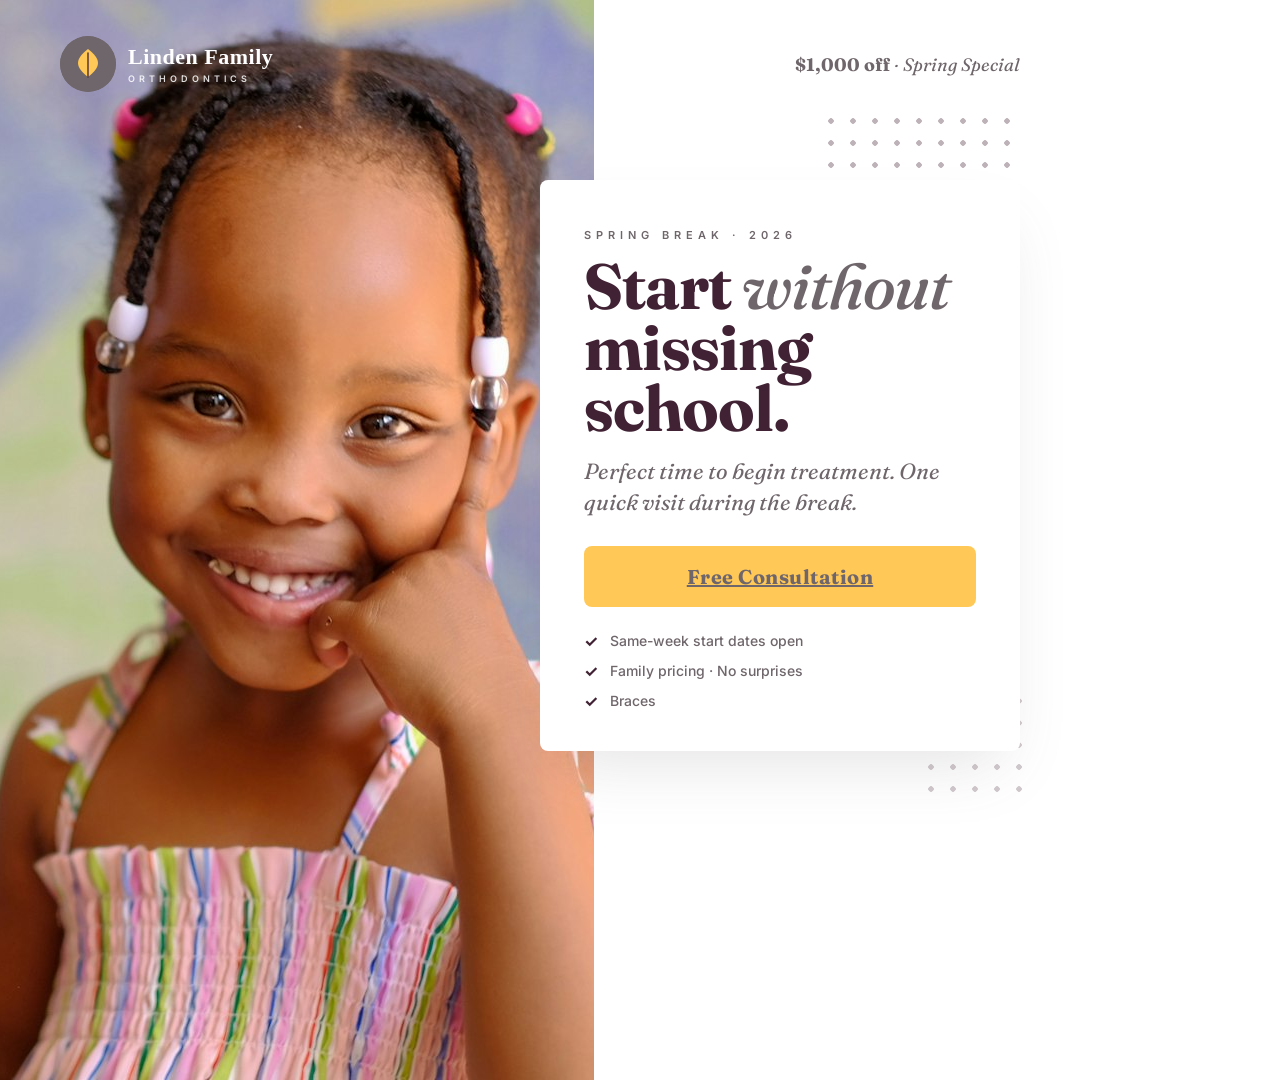
<file: spring-break-2026.html>
<!DOCTYPE html>
<html lang="en">
<head>
<meta charset="UTF-8" />
<title>Linden Family · Spring Break 2026</title>
<!--
  Campaign: Spring Break 2026
  Font: Fraunces (display) + Inter (UI)
  Reference: Embrace Orthodontics - light card overlay on photo, dotted pattern, bullet checks
  Boss copy (verbatim):
    Headline: "Start without missing school"
    Sub:      "Perfect time to begin treatment"
-->
<link rel="preconnect" href="https://fonts.googleapis.com">
<link rel="preconnect" href="https://fonts.gstatic.com" crossorigin>
<link href="https://fonts.googleapis.com/css2?family=Fraunces:ital,opsz,wght,SOFT@0,9..144,400..900,0..100;1,9..144,400..900,0..100&family=Inter:wght@400;500;600;700&display=swap" rel="stylesheet">
<style>
  /* ============================================================
     LINDEN FAMILY ORTHODONTICS - BRANDED DEMO (Terracotta + Sage)
     Fake brand applied to seasonal template. See BRAND-KIT.md.
     ============================================================ */
  :root {
    --ink: #412234;
    --charcoal: #6F666B;
    --graphite: #6F666B;
    --mid: #6F666B;
    --line: #FFFFFF;
    --soft: #FFFFFF;
    --paper: #FFFFFF;
    --bone: #FFFFFF;
  }
  *,*::before,*::after { box-sizing: border-box; margin: 0; padding: 0; }
  html, body {
    width: 1080px; height: 1080px;
    overflow: hidden;
    background: #FFFFFF;
    font-family: 'Inter', system-ui, sans-serif;
    -webkit-font-smoothing: antialiased;
  }
  body {
    display: flex; justify-content: center; align-items: center;
  }
  .ad {
    width: 1080px; height: 1080px;
    background: var(--soft); color: var(--ink);
    position: relative; overflow: hidden;
    box-shadow: 0 30px 80px -20px rgba(111,102,107,.25);
  }

  /* Logo bar across top */
  .top-bar {
    position: absolute; top: 0; left: 0; right: 0;
    padding: 36px 60px;
    display: flex; justify-content: space-between; align-items: center;
    z-index: 5;
  }
  .logo {
    display: flex; align-items: center; gap: 12px;
  }
  .logo__mark {
    width: 50px; height: 50px;
    background: var(--ink); color: var(--paper);
    display: grid; place-items: center;
    font-family: 'Fraunces', serif; font-weight: 800;
    font-size: 22px; border-radius: 4px;
  }
  .logo__type {
    font-family: 'Fraunces', serif;
    font-weight: 700; font-size: 22px;
    letter-spacing: 1px; line-height: 1;
  }
  .logo__type small {
    display: block; font-family: 'Inter', sans-serif;
    font-size: 9px; letter-spacing: 5px;
    text-transform: uppercase; color: var(--mid);
    font-weight: 600; margin-top: 5px;
  }
  .top-tag {
    font-family: 'Fraunces', serif; font-style: italic;
    font-size: 18px; color: var(--charcoal);
  }
  .top-tag b { font-style: normal; font-weight: 700; }

  /* Decorative dot pattern (right side) */
  .dots {
    position: absolute;
    top: 110px; right: 60px;
    width: 200px; height: 80px;
    background-image: radial-gradient(circle, var(--ink) 2.5px, transparent 3px);
    background-size: 22px 22px;
    opacity: .35;
    z-index: 1;
  }
  .dots-2 {
    position: absolute;
    bottom: 280px; right: 50px;
    width: 110px; height: 110px;
    background-image: radial-gradient(circle, var(--ink) 2.5px, transparent 3px);
    background-size: 22px 22px;
    opacity: .25;
    z-index: 1;
  }

  /* Photo zone - full left side */
  .photo {
    position: absolute;
    top: 0; left: 0;
    width: 55%; height: 100%;
    background: var(--soft);
    background-image:
      repeating-linear-gradient(45deg,
        rgba(111,102,107,.04) 0,
        rgba(111,102,107,.04) 1px,
        transparent 1px,
        transparent 14px);
    display: grid; place-items: center;
  }
  .photo__lbl {
    background: var(--paper); border: 1px solid var(--line);
    padding: 12px 20px; border-radius: 999px;
    font-family: 'Inter', sans-serif;
    font-size: 10px; letter-spacing: 5px;
    text-transform: uppercase; color: var(--mid);
    font-weight: 700;
  }

  /* Card overlay - right */
  .card {
    position: absolute;
    top: 180px; right: 60px;
    width: 480px;
    background: var(--paper);
    padding: 48px 44px 40px;
    border-radius: 8px;
    box-shadow: 0 30px 60px -20px rgba(111,102,107,.18);
    z-index: 4;
  }
  .card__eyebrow {
    font-family: 'Inter', sans-serif;
    font-size: 11px; letter-spacing: 5px;
    text-transform: uppercase; color: var(--mid);
    font-weight: 600; margin-bottom: 14px;
  }
  .card h1 {
    font-family: 'Fraunces', serif;
    font-weight: 700; font-size: 64px;
    line-height: .95; letter-spacing: -1px;
    color: var(--ink);
  }
  .card h1 em {
    font-style: italic; font-weight: 500;
    color: var(--charcoal);
  }
  .card__sub {
    margin-top: 18px;
    font-family: 'Fraunces', serif;
    font-style: italic; font-size: 22px;
    color: var(--graphite); line-height: 1.4;
  }
  .card__cta {
    margin-top: 28px;
    background: var(--ink); color: var(--paper);
    padding: 18px 30px; border-radius: 8px;
    display: block; text-align: center;
    font-family: 'Fraunces', serif;
    font-weight: 700; font-size: 20px;
    letter-spacing: .5px;
  }
  .card__bullets {
    margin-top: 24px;
    display: grid; gap: 10px;
  }
  .card__bullets li {
    list-style: none;
    display: flex; align-items: center; gap: 12px;
    font-family: 'Inter', sans-serif;
    font-size: 14px; color: var(--graphite);
    font-weight: 500;
  }
  .card__bullets li::before {
    content: "✓"; color: var(--ink);
    font-weight: 700; font-size: 16px;
  }

  /* Bottom CTA badge - bottom right corner */
  .schedule-badge {
    position: absolute;
    right: 60px; bottom: 60px;
    z-index: 6;
    background: var(--paper);
    border: 1px solid var(--line);
    padding: 18px 26px;
    border-radius: 8px;
    z-index: 5;
    text-align: center;
  }
  .schedule-badge b {
    font-family: 'Fraunces', serif;
    font-size: 26px; font-weight: 700;
    color: var(--ink); display: block; line-height: 1;
  }
  .schedule-badge span {
    font-family: 'Inter', sans-serif;
    font-size: 10px; letter-spacing: 4px;
    text-transform: uppercase; color: var(--mid);
    font-weight: 700; margin-top: 6px; display: block;
  }

    /* ============================================================
     LINDEN FAMILY ORTHODONTICS - BRAND INTEGRATION OVERRIDES
     Charcoal Blue + Golden Pollen + Tea Green + Midnight Violet
     ============================================================ */
  :root {
    --terra: #FFC857;
    --terra-deep: #412234;
    --sage: rgba(111,102,107,0.10);
    --sage-deep: #6F666B;
    --sage-dark: #6F666B;
    --ivory: #FFFFFF;
    --linden-line: #6F666B;
    --ink-violet: #412234;
  }
  /* Logo mark - charcoal blue circle with golden leaf */
  .logo__mark {
    background: #6F666B !important;
    color: #FFFFFF !important;
    border-color: #6F666B !important;
    overflow: hidden;
    padding: 0;
  }
  /* Spring Break: wordmark text in white so it pops over the photo */
  .logo__type { color: #FFFFFF !important; }
  .logo__type small { color: #FFFFFF !important; opacity: .85; }
  .logo__mark .brand-logo-mark {
    width: 100%; height: 100%; display: block;
  }

  /* CTAs and accent surfaces - golden pollen */
  .cta, .card__cta, .schedule-btn, .schedule, .consult-pill, .book-cta,
  .free-pill, .cta-banner, .offer-pill, .offer-bar__btn, .schedule-badge {
    background: #FFC857 !important;
    color: #6F666B !important;
    border-color: #FFC857 !important;
  }
  .cta:hover, .card__cta:hover { background: #412234 !important; }

  /* Inverted/dark ads (Black Friday) - midnight violet for max drama */
  .ad--ink { background: #412234 !important; }
  .score-bar, .footer-cta__bar { background: #6F666B !important; }

  /* Offer stamps - golden pollen accent */
  .stamp, .offer-stamp, .ny-stamp {
    background: #FFC857 !important;
    color: #6F666B !important;
    border-color: #FFC857 !important;
  }
  .stamp b, .stamp .num, .stamp span { color: #6F666B !important; }

  /* Star ratings, special accents */
  .proof__stars { color: #FFC857 !important; }

  /* Photo placeholder backgrounds - tea green */
  .photo, .portrait, .ad-preview {
    background-color: rgba(111,102,107,0.10) !important;
  }
  .photo__lbl, .portrait__lbl {
    background: #FFFFFF !important;
    border-color: #6F666B !important;
    color: #6F666B !important;
  }

  /* AI image placement */
  .photo__img, .portrait__img {
    position: absolute;
    inset: 0;
    width: 100%; height: 100%;
    object-fit: cover;
    display: block;
    z-index: 1;
  }
  .portrait { position: relative; overflow: hidden; } .photo { overflow: hidden; }
  .portrait { border-radius: 50%; }

  /* Container labels overlaid on top of images */
  .photo .photo__lbl, .portrait .portrait__lbl, .ad-preview .photo__lbl {
    z-index: 0;
  }

  /* Header / sectional ink fills - midnight violet */
  .holiday-tag, .reserve { border-color: #412234 !important; }


  /* === Uniform brand wordmark (Lora) across all ads === */
  @import url('https://fonts.googleapis.com/css2?family=Lora:wght@500;600;700&family=Inter:wght@600;700&display=swap');
  .logo {
    display: flex !important;
    align-items: center !important;
    gap: 12px !important;
  }
  .logo__mark {
    width: 56px !important;
    height: 56px !important;
    flex-shrink: 0 !important;
    border-radius: 50% !important;
  }
  .logo__type {
    font-family: 'Lora', Georgia, serif !important;
    font-weight: 600 !important;
    font-size: 22px !important;
    line-height: 1 !important;
    letter-spacing: 0.5px !important;
    text-transform: none !important;
    font-style: normal !important;
  }
  .logo__type small {
    display: block !important;
    font-family: 'Inter', system-ui, sans-serif !important;
    font-weight: 600 !important;
    font-size: 9px !important;
    letter-spacing: 4px !important;
    text-transform: uppercase !important;
    margin-top: 6px !important;
    line-height: 1 !important;
    font-style: normal !important;
  }
</style>
</head>
<body>
  <section class="ad">
    <div class="dots"></div>
    <div class="dots-2"></div>

    <div class="top-bar">
      <div class="logo">
        <div class="logo__mark"><svg viewBox="0 0 56 56" xmlns="http://www.w3.org/2000/svg" class="brand-logo-mark"><circle cx="28" cy="28" r="28" fill="#6F666B"/><path d="M28 13 C22 18 18 22 18 27 C18 32 22 36 28 41 C34 36 38 32 38 27 C38 22 34 18 28 13 Z" fill="#FFC857"/><path d="M28 17 L28 41" stroke="#412234" stroke-width="1.3" stroke-linecap="round"/></svg></div>
        <div class="logo__type">Linden Family<small>Orthodontics</small></div>
      </div>
      <p class="top-tag"><b>$1,000 off</b> · Spring Special</p>
    </div>

    <div class="photo">
      <img class="photo__img" src="photos/SB-01.jpg" alt="Photo SB-01" loading="lazy" /><span class="photo__lbl">[ Photo · SB-01 ]</span>
    </div>

    <div class="card">
      <p class="card__eyebrow">Spring Break · 2026</p>
      <h1>Start <em>without</em> missing school.</h1>
      <p class="card__sub">Perfect time to begin treatment. One quick visit during the break.</p>
      <a class="card__cta" href="#">Free Consultation</a>
      <ul class="card__bullets">
        <li>Same-week start dates open</li>
        <li>Family pricing · No surprises</li>
        <li>Braces <e
</file>
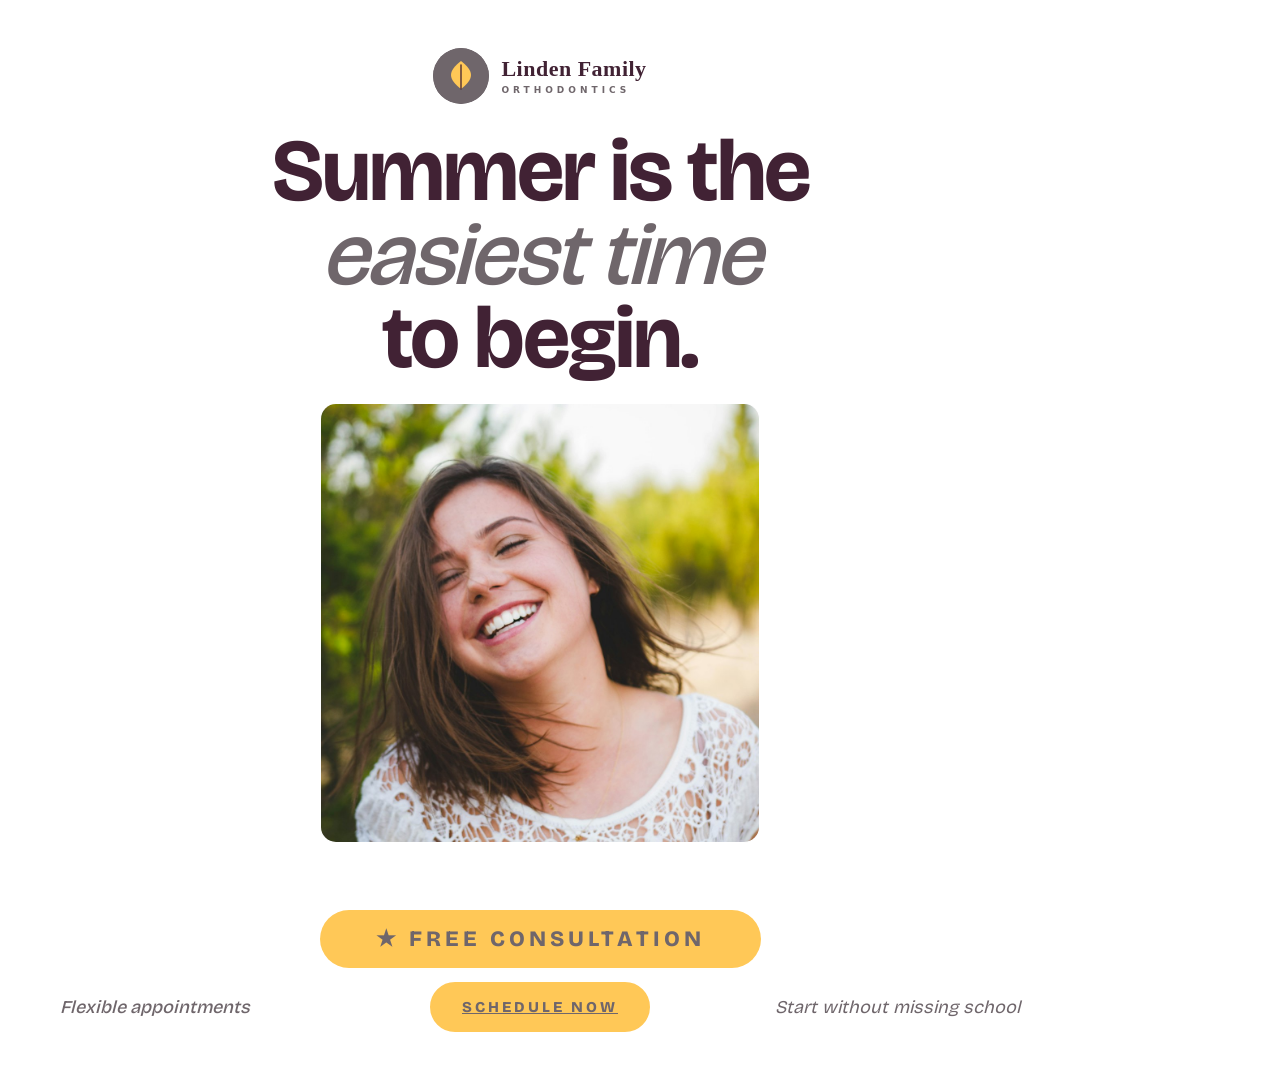
<file: summer-2026.html>
<!DOCTYPE html>
<html lang="en">
<head>
<meta charset="UTF-8" />
<title>Linden Family · Summer 2026</title>
<!--
  Campaign: Summer 2026
  Font: Bricolage Grotesque (display) + Inter Tight (UI)
  Reference: Vibrant Orthodontics - center photo, "FREE CONSULTATION" pill, schedule button
  Boss copy (verbatim):
    Headline: "Summer is the easiest time to begin"
    Sub:      "Start without missing school"
-->
<link rel="preconnect" href="https://fonts.googleapis.com">
<link rel="preconnect" href="https://fonts.gstatic.com" crossorigin>
<link href="https://fonts.googleapis.com/css2?family=Bricolage+Grotesque:opsz,wght@12..96,400..800&family=Inter+Tight:ital,wght@0,400..700;1,400..700&display=swap" rel="stylesheet">
<style>
  /* ============================================================
     LINDEN FAMILY ORTHODONTICS - BRANDED DEMO (Terracotta + Sage)
     Fake brand applied to seasonal template. See BRAND-KIT.md.
     ============================================================ */
  :root {
    --ink: #412234;
    --charcoal: #6F666B;
    --graphite: #6F666B;
    --mid: #6F666B;
    --line: #FFFFFF;
    --soft: #FFFFFF;
    --paper: #FFFFFF;
    --bone: #FFFFFF;
  }
  *,*::before,*::after { box-sizing: border-box; margin: 0; padding: 0; }
  html, body {
    width: 1080px; height: 1080px;
    overflow: hidden;
    background: #FFFFFF;
    font-family: 'Inter Tight', system-ui, sans-serif;
    -webkit-font-smoothing: antialiased;
  }
  body {
    display: flex; justify-content: center; align-items: center;
  }
  .ad {
    width: 1080px; height: 1080px;
    background: var(--paper); color: var(--ink);
    position: relative; overflow: hidden;
    box-shadow: 0 30px 80px -20px rgba(111,102,107,.25);
    display: grid;
    grid-template-rows: auto auto 1fr auto auto;
    padding: 48px 60px 48px;
  }

  /* Logo top center */
  .logo {
    display: flex; align-items: center; gap: 12px;
    justify-content: center;
    z-index: 5; position: relative;
  }
  .logo__mark {
    width: 50px; height: 50px;
    background: var(--ink); color: var(--paper);
    display: grid; place-items: center;
    font-family: 'Bricolage Grotesque', sans-serif;
    font-weight: 800; font-size: 22px;
    border-radius: 12px;
  }
  .logo__type {
    font-family: 'Bricolage Grotesque', sans-serif;
    font-weight: 700; font-size: 22px;
    letter-spacing: 1px; line-height: 1;
    text-transform: uppercase;
  }
  .logo__type small {
    display: block; font-family: 'Inter Tight', sans-serif;
    font-size: 9px; letter-spacing: 5px;
    color: var(--mid); font-weight: 600; margin-top: 5px;
  }

  /* Headline area */
  .heading {
    text-align: center;
    margin-top: 26px;
    z-index: 5; position: relative;
  }
  .eyebrow {
    font-family: 'Bricolage Grotesque', sans-serif;
    font-style: italic;
    font-size: 22px; color: var(--charcoal);
    font-weight: 500;
    margin-bottom: 8px;
  }
  h1 {
    font-family: 'Bricolage Grotesque', sans-serif;
    font-size: 88px; line-height: .95;
    font-weight: 700;
    letter-spacing: -2px;
  }
  h1 .easiest {
    font-style: italic;
    font-weight: 500;
    color: var(--charcoal);
  }

  /* Photo zone - center */
  .photo {
    margin: 22px auto 0;
    width: 440px; height: 440px;
    border-radius: 16px;
    border: 1px solid var(--line);
    background: var(--soft);
    background-image:
      repeating-linear-gradient(-45deg,
        rgba(111,102,107,.04) 0,
        rgba(111,102,107,.04) 1px,
        transparent 1px,
        transparent 14px);
    display: grid; place-items: center;
    position: relative;
    z-index: 4;
  }
  .photo__lbl {
    background: var(--paper);
    border: 1px solid var(--line);
    padding: 12px 18px;
    border-radius: 999px;
    font-family: 'Inter Tight', sans-serif;
    font-size: 10px; letter-spacing: 5px;
    text-transform: uppercase; color: var(--mid);
    font-weight: 700;
  }

  /* "FREE CONSULTATION" pill below photo */
  .consult-pill {
    margin: 18px auto 0;
    background: var(--ink); color: var(--paper);
    padding: 16px 56px;
    border-radius: 999px;
    text-align: center;
    width: max-content;
    z-index: 5; position: relative;
  }
  .consult-pill b {
    font-family: 'Bricolage Grotesque', sans-serif;
    font-weight: 800; font-size: 22px;
    letter-spacing: 4px; text-transform: uppercase;
  }

  /* Schedule + sub */
  .footer {
    margin-top: 14px;
    display: grid; grid-template-columns: 1fr auto 1fr;
    align-items: center;
    gap: 20px;
    z-index: 5; position: relative;
  }
  .footer .sub {
    font-family: 'Bricolage Grotesque', sans-serif;
    font-style: italic; font-size: 18px;
    color: var(--charcoal); text-align: right;
  }
  .schedule-btn {
    background: transparent;
    border: 2px solid var(--ink); color: var(--ink);
    padding: 14px 30px; border-radius: 999px;
    font-family: 'Bricolage Grotesque', sans-serif;
    font-weight: 800; font-size: 15px;
    letter-spacing: 3px; text-transform: uppercase;
  }
  .braces-line {
    font-family: 'Bricolage Grotesque', sans-serif;
    font-style: italic; font-weight: 500;
    font-size: 18px; color: var(--charcoal);
  }

    /* ============================================================
     LINDEN FAMILY ORTHODONTICS - BRAND INTEGRATION OVERRIDES
     Charcoal Blue + Golden Pollen + Tea Green + Midnight Violet
     ============================================================ */
  :root {
    --terra: #FFC857;
    --terra-deep: #412234;
    --sage: rgba(111,102,107,0.10);
    --sage-deep: #6F666B;
    --sage-dark: #6F666B;
    --ivory: #FFFFFF;
    --linden-line: #6F666B;
    --ink-violet: #412234;
  }
  /* Logo mark - charcoal blue circle with golden leaf */
  .logo__mark {
    background: #6F666B !important;
    color: #FFFFFF !important;
    border-color: #6F666B !important;
    overflow: hidden;
    padding: 0;
  }
  .logo__mark .brand-logo-mark {
    width: 100%; height: 100%; display: block;
  }

  /* CTAs and accent surfaces - golden pollen */
  .cta, .card__cta, .schedule-btn, .schedule, .consult-pill, .book-cta,
  .free-pill, .cta-banner, .offer-pill, .offer-bar__btn, .schedule-badge {
    background: #FFC857 !important;
    color: #6F666B !important;
    border-color: #FFC857 !important;
  }
  .cta:hover, .card__cta:hover { background: #412234 !important; }

  /* Inverted/dark ads (Black Friday) - midnight violet for max drama */
  .ad--ink { background: #412234 !important; }
  .score-bar, .footer-cta__bar { background: #6F666B !important; }

  /* Offer stamps - golden pollen accent */
  .stamp, .offer-stamp, .ny-stamp {
    background: #FFC857 !important;
    color: #6F666B !important;
    border-color: #FFC857 !important;
  }
  .stamp b, .stamp .num, .stamp span { color: #6F666B !important; }

  /* Star ratings, special accents */
  .proof__stars { color: #FFC857 !important; }

  /* Photo placeholder backgrounds - tea green */
  .photo, .portrait, .ad-preview {
    background-color: rgba(111,102,107,0.10) !important;
  }
  .photo__lbl, .portrait__lbl {
    background: #FFFFFF !important;
    border-color: #6F666B !important;
    color: #6F666B !important;
  }

  /* AI image placement */
  .photo__img, .portrait__img {
    position: absolute;
    inset: 0;
    width: 100%; height: 100%;
    object-fit: cover;
    display: block;
    z-index: 1;
  }
  .portrait { position: relative; overflow: hidden; } .photo { overflow: hidden; }
  .portrait { border-radius: 50%; }

  /* Container labels overlaid on top of images */
  .photo .photo__lbl, .portrait .portrait__lbl, .ad-preview .photo__lbl {
    z-index: 0;
  }

  /* Header / sectional ink fills - midnight violet */
  .holiday-tag, .reserve { border-color: #412234 !important; }


  /* === Uniform brand wordmark (Lora) across all ads === */
  @import url('https://fonts.googleapis.com/css2?family=Lora:wght@500;600;700&family=Inter:wght@600;700&display=swap');
  .logo {
    display: flex !important;
    align-items: center !important;
    gap: 12px !important;
  }
  .logo__mark {
    width: 56px !important;
    height: 56px !important;
    flex-shrink: 0 !important;
    border-radius: 50% !important;
  }
  .logo__type {
    font-family: 'Lora', Georgia, serif !important;
    font-weight: 600 !important;
    font-size: 22px !important;
    line-height: 1 !important;
    letter-spacing: 0.5px !important;
    text-transform: none !important;
    font-style: normal !important;
  }
  .logo__type small {
    display: block !important;
    font-family: 'Inter', system-ui, sans-serif !important;
    font-weight: 600 !important;
    font-size: 9px !important;
    letter-spacing: 4px !important;
    text-transform: uppercase !important;
    margin-top: 6px !important;
    line-height: 1 !important;
    font-style: normal !important;
  }
</style>
</head>
<body>
  <section class="ad">
    <div class="logo">
      <div class="logo__mark"><svg viewBox="0 0 56 56" xmlns="http://www.w3.org/2000/svg" class="brand-logo-mark"><circle cx="28" cy="28" r="28" fill="#6F666B"/><path d="M28 13 C22 18 18 22 18 27 C18 32 22 36 28 41 C34 36 38 32 38 27 C38 22 34 18 28 13 Z" fill="#FFC857"/><path d="M28 17 L28 41" stroke="#412234" stroke-width="1.3" stroke-linecap="round"/></svg></div>
      <div class="logo__type">Linden Family<small>Orthodontics</small></div>
    </div>

    <div class="heading">
      <h1>Summer is the<br/><span class="easiest">easiest time</span><br/>to begin.</h1>
    </div>

    <div class="photo">
      <img class="photo__img" src="photos/SU-01.jpg" alt="Photo SU-01" loading="lazy" /><span class="photo__lbl">[ Photo · SU-01 ]</span>
    </div>

    <div class="consult-pill">
      <b>★ Free Consultation</b>
    </div>

    <div class="footer">
      <span class="braces-line">Flexible appointments</span>
      <a class="schedule-btn" href="#">Schedule Now</a>
      <span class="sub">Start without missing school</span>
    </div>
  </section>
</body>
</html>
</file>
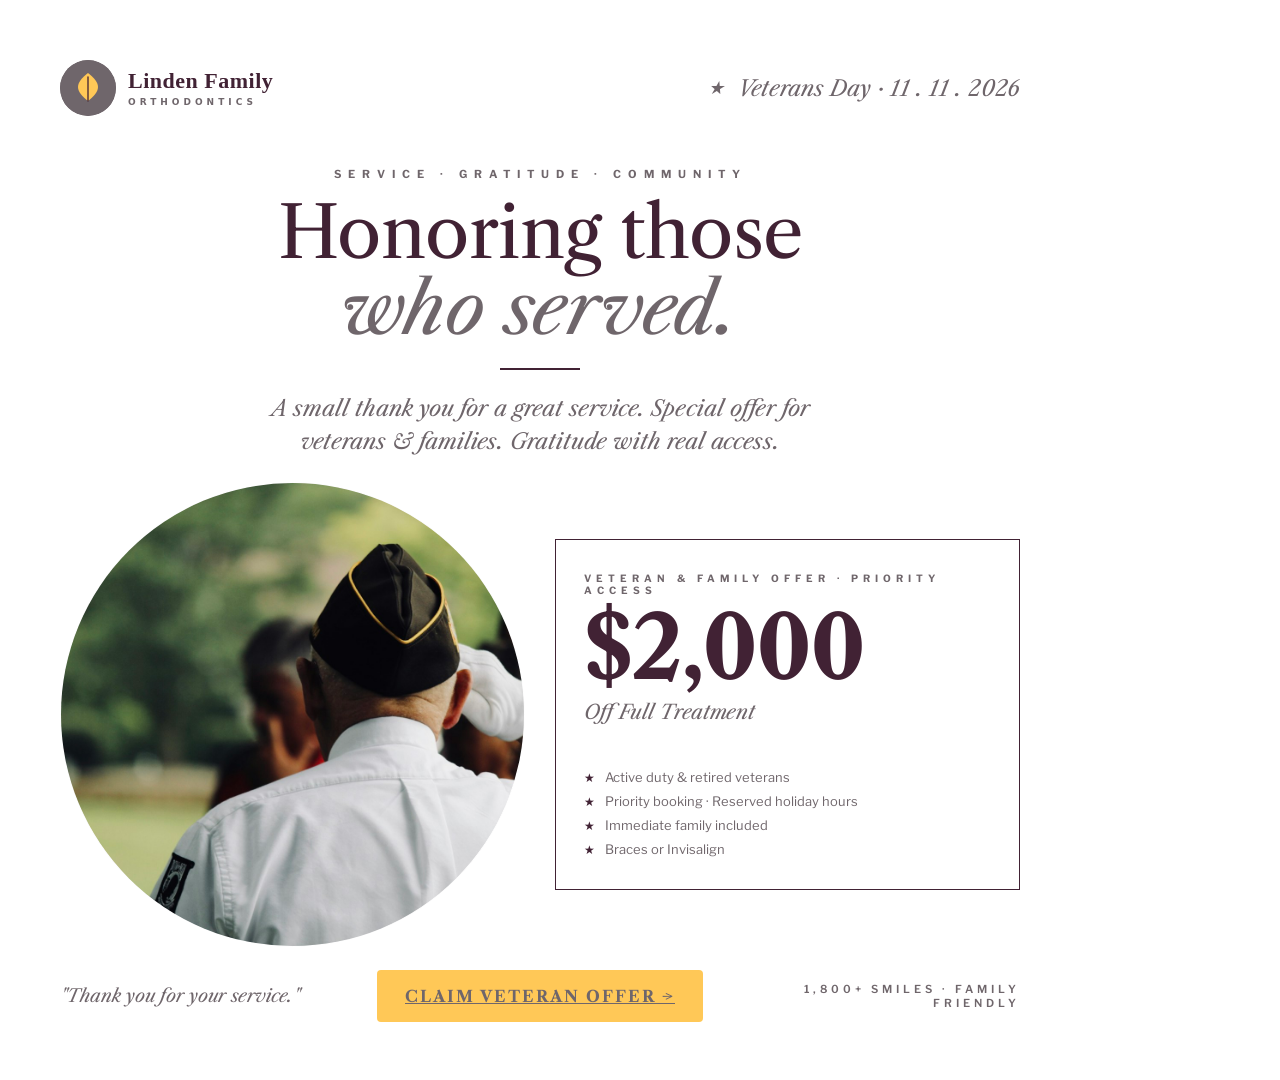
<file: veterans-day-2026.html>
<!DOCTYPE html>
<html lang="en">
<head>
<meta charset="UTF-8" />
<title>Linden Family · Veterans Day 2026</title>
<!--
  Campaign: Veterans Day 2026
  Font: Libre Caslon Text (display) + Libre Franklin (UI)
  Reference: Larson Family - formal restrained layout, photo center, three pills below
  Boss copy (verbatim):
    Headline: "Honoring those who served"
    Sub:      "Special offer for veterans & families"
-->
<link rel="preconnect" href="https://fonts.googleapis.com">
<link rel="preconnect" href="https://fonts.gstatic.com" crossorigin>
<link href="https://fonts.googleapis.com/css2?family=Libre+Caslon+Text:ital,wght@0,400;0,700;1,400&family=Libre+Franklin:ital,wght@0,400..800;1,400..800&display=swap" rel="stylesheet">
<style>
  /* ============================================================
     LINDEN FAMILY ORTHODONTICS - BRANDED DEMO (Terracotta + Sage)
     Fake brand applied to seasonal template. See BRAND-KIT.md.
     ============================================================ */
  :root {
    --ink: #412234;
    --charcoal: #6F666B;
    --graphite: #6F666B;
    --mid: #6F666B;
    --line: #FFFFFF;
    --soft: #FFFFFF;
    --paper: #FFFFFF;
    --bone: #FFFFFF;
  }
  *,*::before,*::after { box-sizing: border-box; margin: 0; padding: 0; }
  html, body {
    width: 1080px; height: 1080px;
    overflow: hidden;
    background: #FFFFFF;
    font-family: 'Libre Franklin', system-ui, sans-serif;
    -webkit-font-smoothing: antialiased;
  }
  body {
    display: flex; justify-content: center; align-items: center;
  }
  .ad {
    width: 1080px; height: 1080px;
    background: var(--paper); color: var(--ink);
    position: relative; overflow: hidden;
    box-shadow: 0 30px 80px -20px rgba(111,102,107,.25);
    padding: 60px;
    display: grid;
    grid-template-rows: auto auto 1fr auto;
  }

  /* Top banner with stars + date */
  .top {
    display: flex; justify-content: space-between; align-items: center;
    border-bottom: 1px solid var(--line);
    padding-bottom: 20px;
  }
  .logo { display: flex; align-items: center; gap: 12px;}
  .logo__mark {
    width: 50px; height: 50px;
    background: var(--ink); color: var(--paper);
    border-radius: 50%;
    display: grid; place-items: center;
    font-family: 'Libre Caslon Text', serif;
    font-weight: 700; font-size: 22px;
  }
  .logo__type {
    font-family: 'Libre Caslon Text', serif;
    font-weight: 700; font-size: 22px;
    letter-spacing: 2px; line-height: 1;
    text-transform: uppercase;
  }
  .logo__type small {
    display: block; font-family: 'Libre Franklin', sans-serif;
    font-size: 9px; letter-spacing: 5px;
    color: var(--mid); font-weight: 600; margin-top: 5px;
  }
  .top__date {
    font-family: 'Libre Caslon Text', serif;
    font-style: italic;
    font-size: 22px; color: var(--charcoal);
    display: flex; align-items: center; gap: 14px;
  }
  .top__date::before {
    content: "★"; font-size: 18px;
  }

  /* Hero center */
  .hero {
    text-align: center;
    margin-top: 30px;
  }
  .eyebrow {
    font-family: 'Libre Franklin', sans-serif;
    font-size: 11px; letter-spacing: 7px;
    text-transform: uppercase; color: var(--mid);
    font-weight: 700; margin-bottom: 14px;
  }
  h1 {
    font-family: 'Libre Caslon Text', serif;
    font-weight: 400;
    font-size: 72px; line-height: 1.05;
    letter-spacing: -.5px;
    color: var(--ink);
  }
  h1 em {
    font-style: italic;
    color: var(--charcoal);
  }
  .rule {
    width: 80px; height: 2px;
    background: var(--ink); margin: 22px auto;
  }
  .gratitude {
    font-family: 'Libre Caslon Text', serif;
    font-style: italic;
    font-size: 22px; color: var(--graphite);
    line-height: 1.5; max-width: 580px; margin: 0 auto;
  }

  /* Center stage with portrait + offer */
  .stage {
    display: grid; grid-template-columns: 1fr 1fr;
    gap: 30px; align-items: center;
    margin-top: 24px;
  }
  .portrait {
    aspect-ratio: 1 / 1;
    background: var(--soft);
    background-image:
      repeating-linear-gradient(-45deg,
        rgba(111,102,107,.04) 0,
        rgba(111,102,107,.04) 1px,
        transparent 1px,
        transparent 14px);
    border: 1px solid var(--line);
    display: grid; place-items: center;
    position: relative;
  }
  .portrait__lbl {
    background: var(--paper); border: 1px solid var(--line);
    padding: 10px 14px; border-radius: 999px;
    font-family: 'Libre Franklin', sans-serif;
    font-size: 9px; letter-spacing: 4px;
    text-transform: uppercase; color: var(--mid);
    font-weight: 700;
  }
  .portrait__caption {
    position: absolute; left: 16px; bottom: 16px;
    background: var(--ink); color: var(--paper);
    padding: 8px 14px; border-radius: 4px;
    font-family: 'Libre Caslon Text', serif;
    font-size: 12px; font-weight: 700;
    letter-spacing: 2px; text-transform: uppercase;
  }

  .offer-card {
    border: 1px solid var(--ink);
    padding: 32px 28px;
  }
  .offer-card__lbl {
    font-family: 'Libre Franklin', sans-serif;
    font-size: 10px; letter-spacing: 5px;
    text-transform: uppercase; color: var(--mid);
    font-weight: 700;
  }
  .offer-card__amt {
    font-family: 'Libre Caslon Text', serif;
    font-weight: 700; font-size: 88px;
    line-height: 1; letter-spacing: -2px;
    margin: 8px 0;
  }
  .offer-card__what {
    font-family: 'Libre Caslon Text', serif;
    font-style: italic;
    font-size: 20px; color: var(--charcoal);
  }
  .offer-card__hr {
    height: 1px; background: var(--line);
    margin: 22px 0;
  }
  .offer-card__bullets {
    display: grid; gap: 8px;
    font-family: 'Libre Franklin', sans-serif;
    font-size: 13px; color: var(--graphite);
  }
  .offer-card__bullets li {
    list-style: none;
    display: flex; align-items: center; gap: 10px;
  }
  .offer-card__bullets li::before {
    content: "★"; color: var(--ink); font-size: 12px;
  }

  /* Footer */
  .footer {
    border-top: 1px solid var(--line);
    padding-top: 22px;
    display: grid; grid-template-columns: 1fr auto 1fr;
    align-items: center; gap: 20px;
  }
  .footer .thanks {
    font-family: 'Libre Caslon Text', serif;
    font-style: italic; font-size: 18px;
    color: var(--charcoal);
  }
  .cta {
    background: var(--ink); color: var(--paper);
    padding: 16px 28px; border-radius: 4px;
    font-family: 'Libre Caslon Text', serif;
    font-weight: 700; font-size: 16px;
    letter-spacing: 2px; text-transform: uppercase;
    display: inline-flex; align-items: center; gap: 10px;
  }
  .footer .meta {
    text-align: right;
    font-family: 'Libre Franklin', sans-serif;
    font-size: 11px; letter-spacing: 4px;
    text-transform: uppercase;
    color: var(--mid); font-weight: 600;
  }
  .footer .meta b {
    font-family: 'Libre Caslon Text', serif;
    font-style: italic; font-size: 16px;
    color: var(--ink); text-transform: none;
    letter-spacing: 0; font-weight: 400;
  }

    /* ============================================================
     LINDEN FAMILY ORTHODONTICS - BRAND INTEGRATION OVERRIDES
     Charcoal Blue + Golden Pollen + Tea Green + Midnight Violet
     ============================================================ */
  :root {
    --terra: #FFC857;
    --terra-deep: #412234;
    --sage: rgba(111,102,107,0.10);
    --sage-deep: #6F666B;
    --sage-dark: #6F666B;
    --ivory: #FFFFFF;
    --linden-line: #6F666B;
    --ink-violet: #412234;
  }
  /* Logo mark - charcoal blue circle with golden leaf */
  .logo__mark {
    background: #6F666B !important;
    color: #FFFFFF !important;
    border-color: #6F666B !important;
    overflow: hidden;
    padding: 0;
  }
  .logo__mark .brand-logo-mark {
    width: 100%; height: 100%; display: block;
  }

  /* CTAs and accent surfaces - golden pollen */
  .cta, .card__cta, .schedule-btn, .schedule, .consult-pill, .book-cta,
  .free-pill, .cta-banner, .offer-pill, .offer-bar__btn, .schedule-badge {
    background: #FFC857 !important;
    color: #6F666B !important;
    border-color: #FFC857 !important;
  }
  .cta:hover, .card__cta:hover { background: #412234 !important; }

  /* Inverted/dark ads (Black Friday) - midnight violet for max drama */
  .ad--ink { background: #412234 !important; }
  .score-bar, .footer-cta__bar { background: #6F666B !important; }

  /* Offer stamps - golden pollen accent */
  .stamp, .offer-stamp, .ny-stamp {
    background: #FFC857 !important;
    color: #6F666B !important;
    border-color: #FFC857 !important;
  }
  .stamp b, .stamp .num, .stamp span { color: #6F666B !important; }

  /* Star ratings, special accents */
  .proof__stars { color: #FFC857 !important; }

  /* Photo placeholder backgrounds - tea green */
  .photo, .portrait, .ad-preview {
    background-color: rgba(111,102,107,0.10) !important;
  }
  .photo__lbl, .portrait__lbl {
    background: #FFFFFF !important;
    border-color: #6F666B !important;
    color: #6F666B !important;
  }

  /* AI image placement */
  .photo__img, .portrait__img {
    position: absolute;
    inset: 0;
    width: 100%; height: 100%;
    object-fit: cover;
    display: block;
    z-index: 1;
  }
  .portrait { position: relative; overflow: hidden; } .photo { overflow: hidden; }
  .portrait { border-radius: 50%; }

  /* Container labels overlaid on top of images */
  .photo .photo__lbl, .portrait .portrait__lbl, .ad-preview .photo__lbl {
    z-index: 0;
  }

  /* Header / sectional ink fills - midnight violet */
  .holiday-tag, .reserve { border-color: #412234 !important; }


  /* === Uniform brand wordmark (Lora) across all ads === */
  @import url('https://fonts.googleapis.com/css2?family=Lora:wght@500;600;700&family=Inter:wght@600;700&display=swap');
  .logo {
    display: flex !important;
    align-items: center !important;
    gap: 12px !important;
  }
  .logo__mark {
    width: 56px !important;
    height: 56px !important;
    flex-shrink: 0 !important;
    border-radius: 50% !important;
  }
  .logo__type {
    font-family: 'Lora', Georgia, serif !important;
    font-weight: 600 !important;
    font-size: 22px !important;
    line-height: 1 !important;
    letter-spacing: 0.5px !important;
    text-transform: none !important;
    font-style: normal !important;
  }
  .logo__type small {
    display: block !important;
    font-family: 'Inter', system-ui, sans-serif !important;
    font-weight: 600 !important;
    font-size: 9px !important;
    letter-spacing: 4px !important;
    text-transform: uppercase !important;
    margin-top: 6px !important;
    line-height: 1 !important;
    font-style: normal !important;
  }
</style>
</head>
<body>
  <section class="ad">
    <div class="top">
      <div class="logo">
        <div class="logo__mark"><svg viewBox="0 0 56 56" xmlns="http://www.w3.org/2000/svg" class="brand-logo-mark"><circle cx="28" cy="28" r="28" fill="#6F666B"/><path d="M28 13 C22 18 18 22 18 27 C18 32 22 36 28 41 C34 36 38 32 38 27 C38 22 34 18 28 13 Z" fill="#FFC857"/><path d="M28 17 L28 41" stroke="#412234" stroke-width="1.3" stroke-linecap="round"/></svg></div>
        <div class="logo__type">Linden Family<small>Orthodontics</small></div>
      </div>
      <span class="top__date">Veterans Day · 11 . 11 . 2026</span>
    </div>

    <div class="hero">
      <p class="eyebrow">Service · Gratitude · Community</p>
      <h1>Honoring those<br/><em>who served.</em></h1>
      <div class="rule"></div>
      <p class="gratitude">A small thank you for a great service. Special offer for veterans &amp; families. Gratitude with real access.</p>
    </div>

    <div class="stage">
      <div class="portrait">
        <img class="portrait__img" src="photos/VD-01.jpg" alt="Photo VD-01" loading="lazy" /><span class="portrait__lbl">[ Photo · VD-01 ]</span>
      </div>
      <div class="offer-card">
        <p class="offer-card__lbl">Veteran &amp; Family Offer · Priority Access</p>
        <p class="offer-card__amt">$2,000</p>
        <p class="offer-card__what"><em>Off Full Treatment</em></p>
        <div class="offer-card__hr"></div>
        <ul class="offer-card__bullets">
          <li>Active duty &amp; retired veterans</li>
          <li>Priority booking · Reserved holiday hours</li>
          <li>Immediate family included</li>
          <li>Braces or Invisalign</li>
        </ul>
      </div>
    </div>

    <div class="footer">
      <p class="thanks">"Thank you for your service."</p>
      <a class="cta" href="#">Claim Veteran Offer →</a>
      <p class="meta">1,800+ Smiles · Family Friendly</p>
    </div>
  </section>
</body>
</html>
</file>
